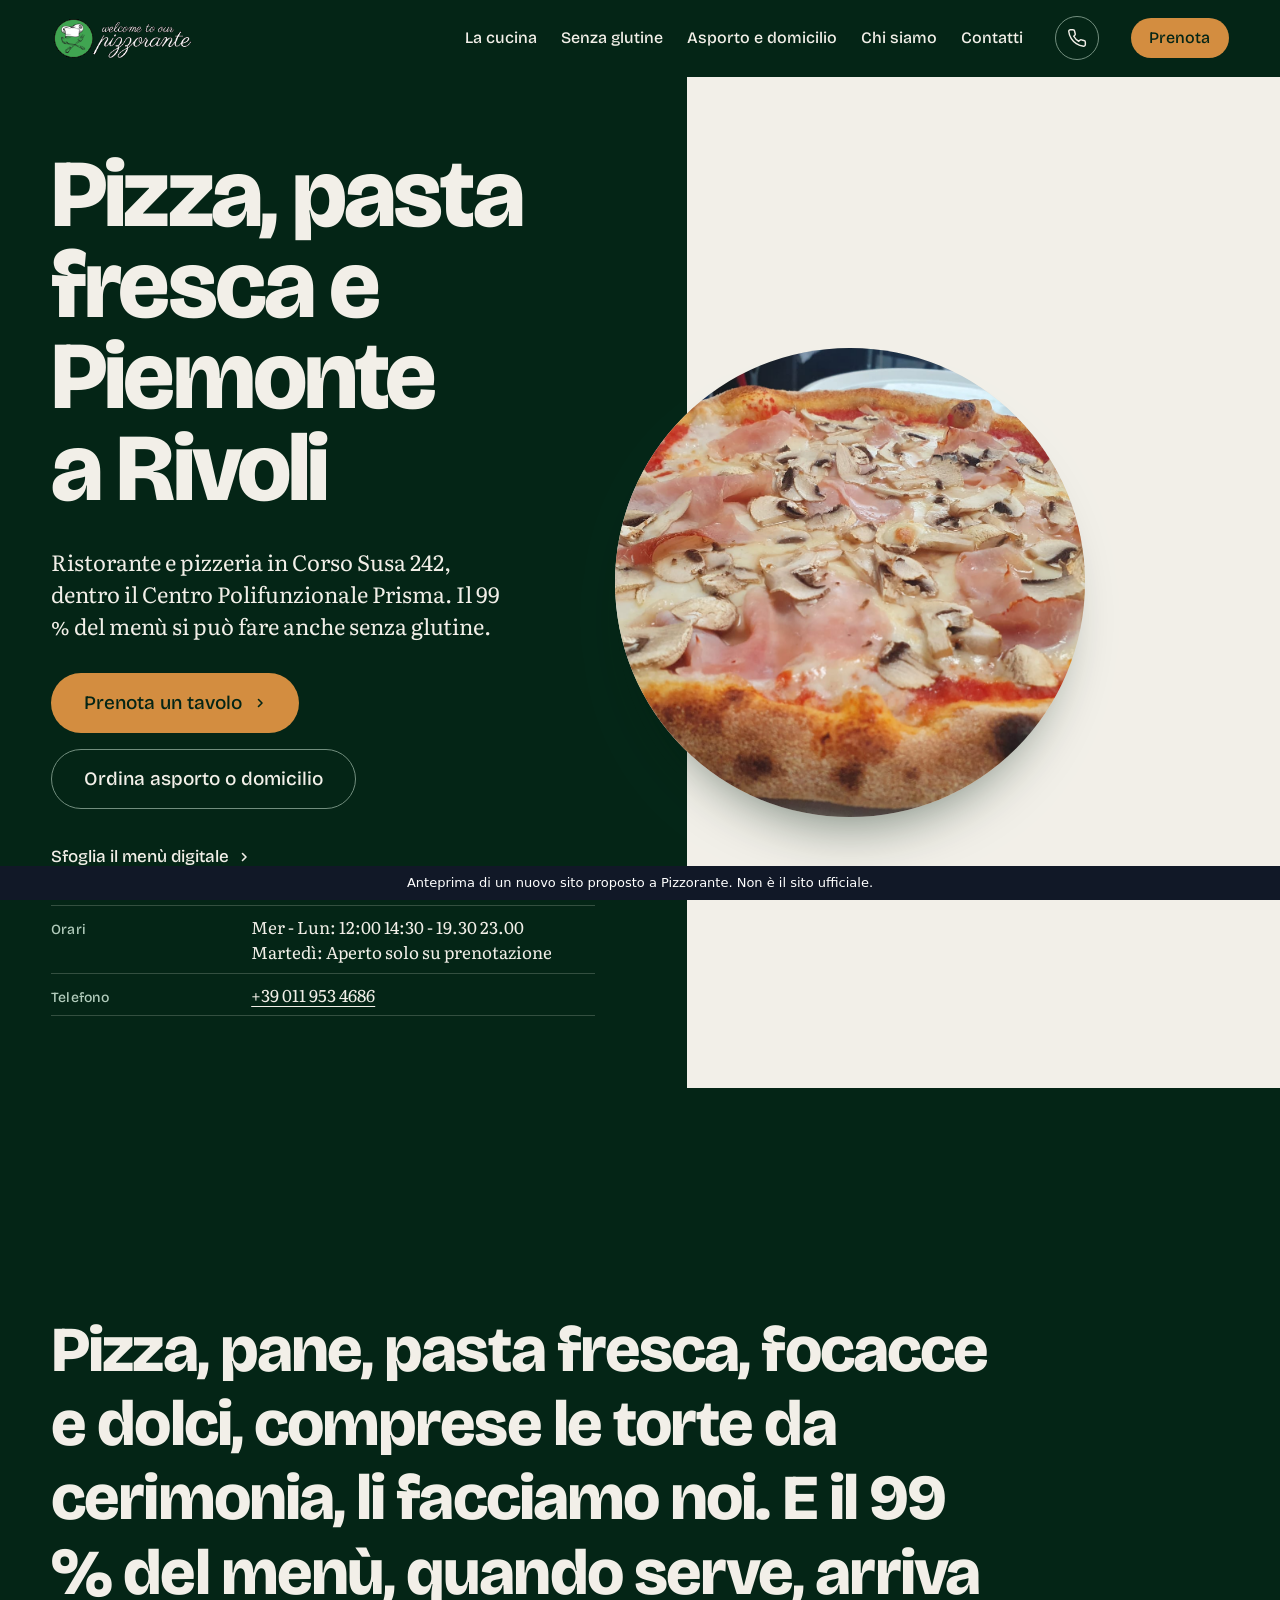
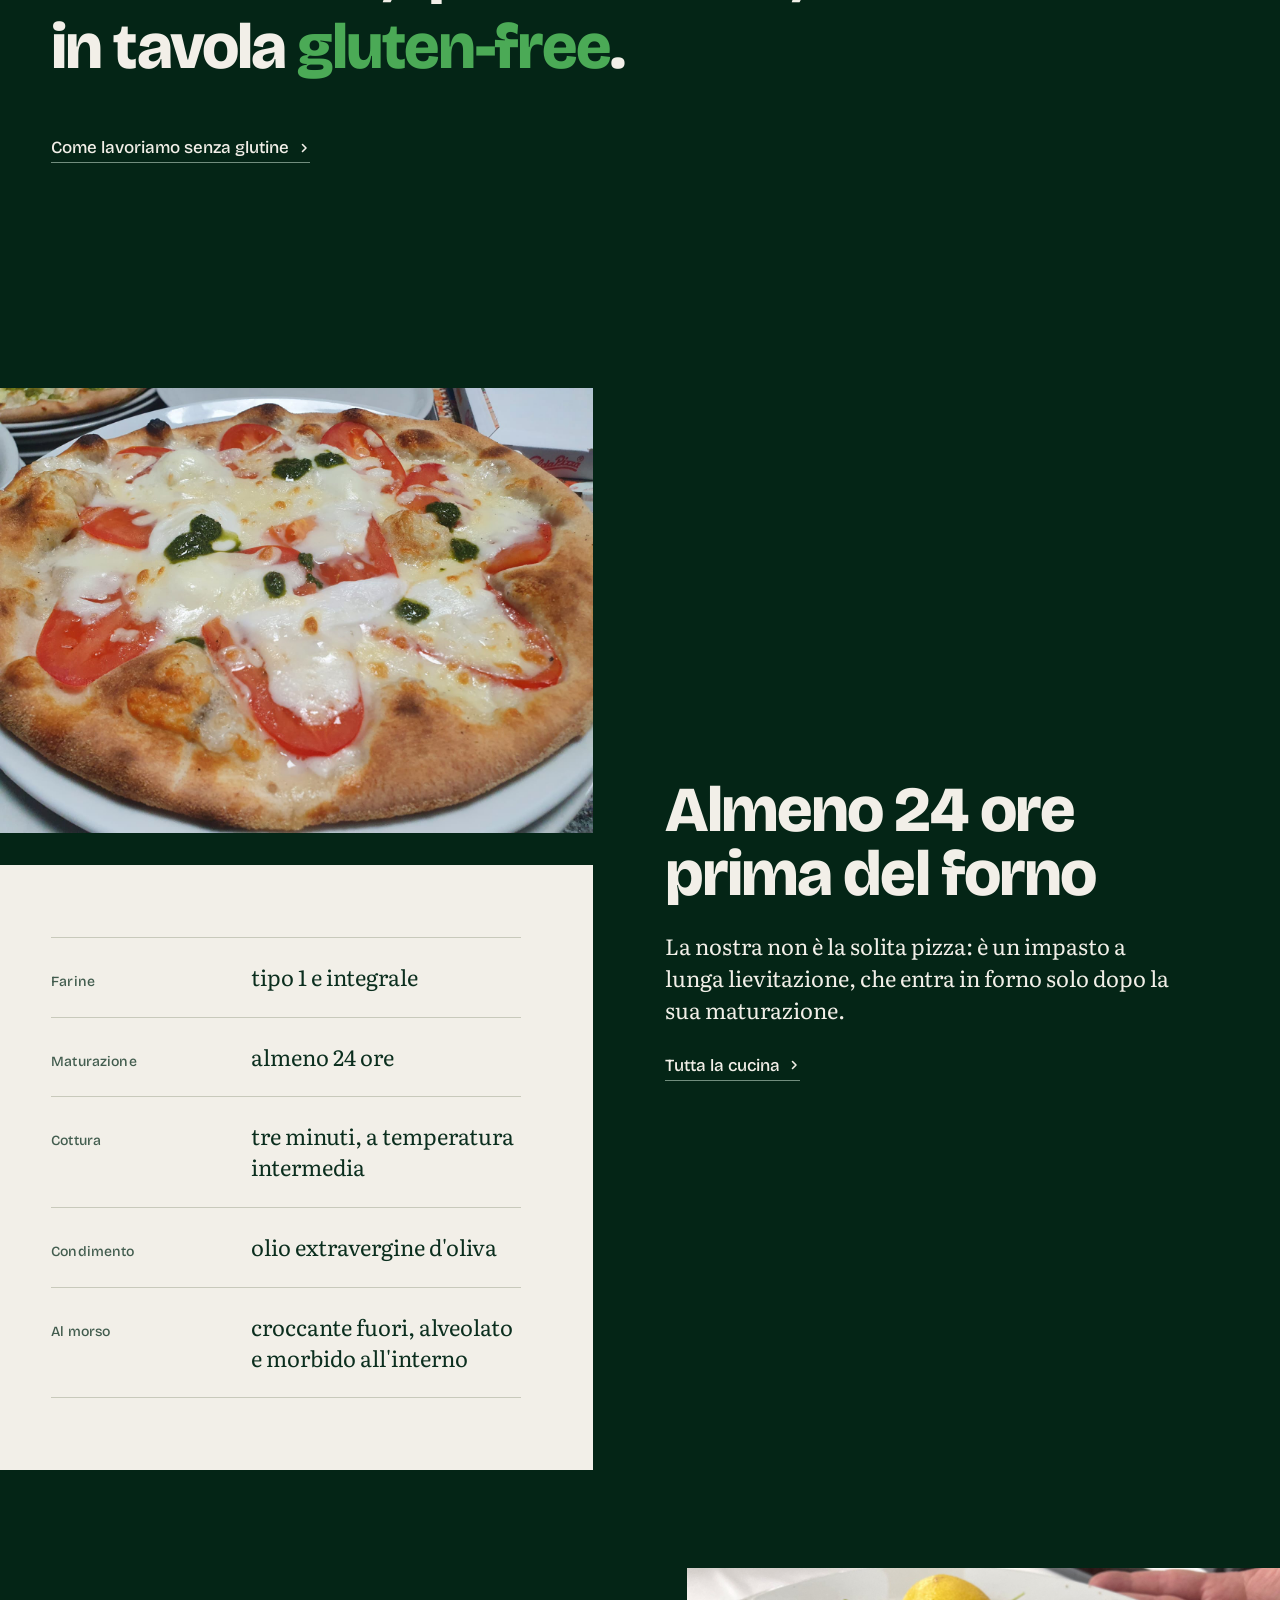
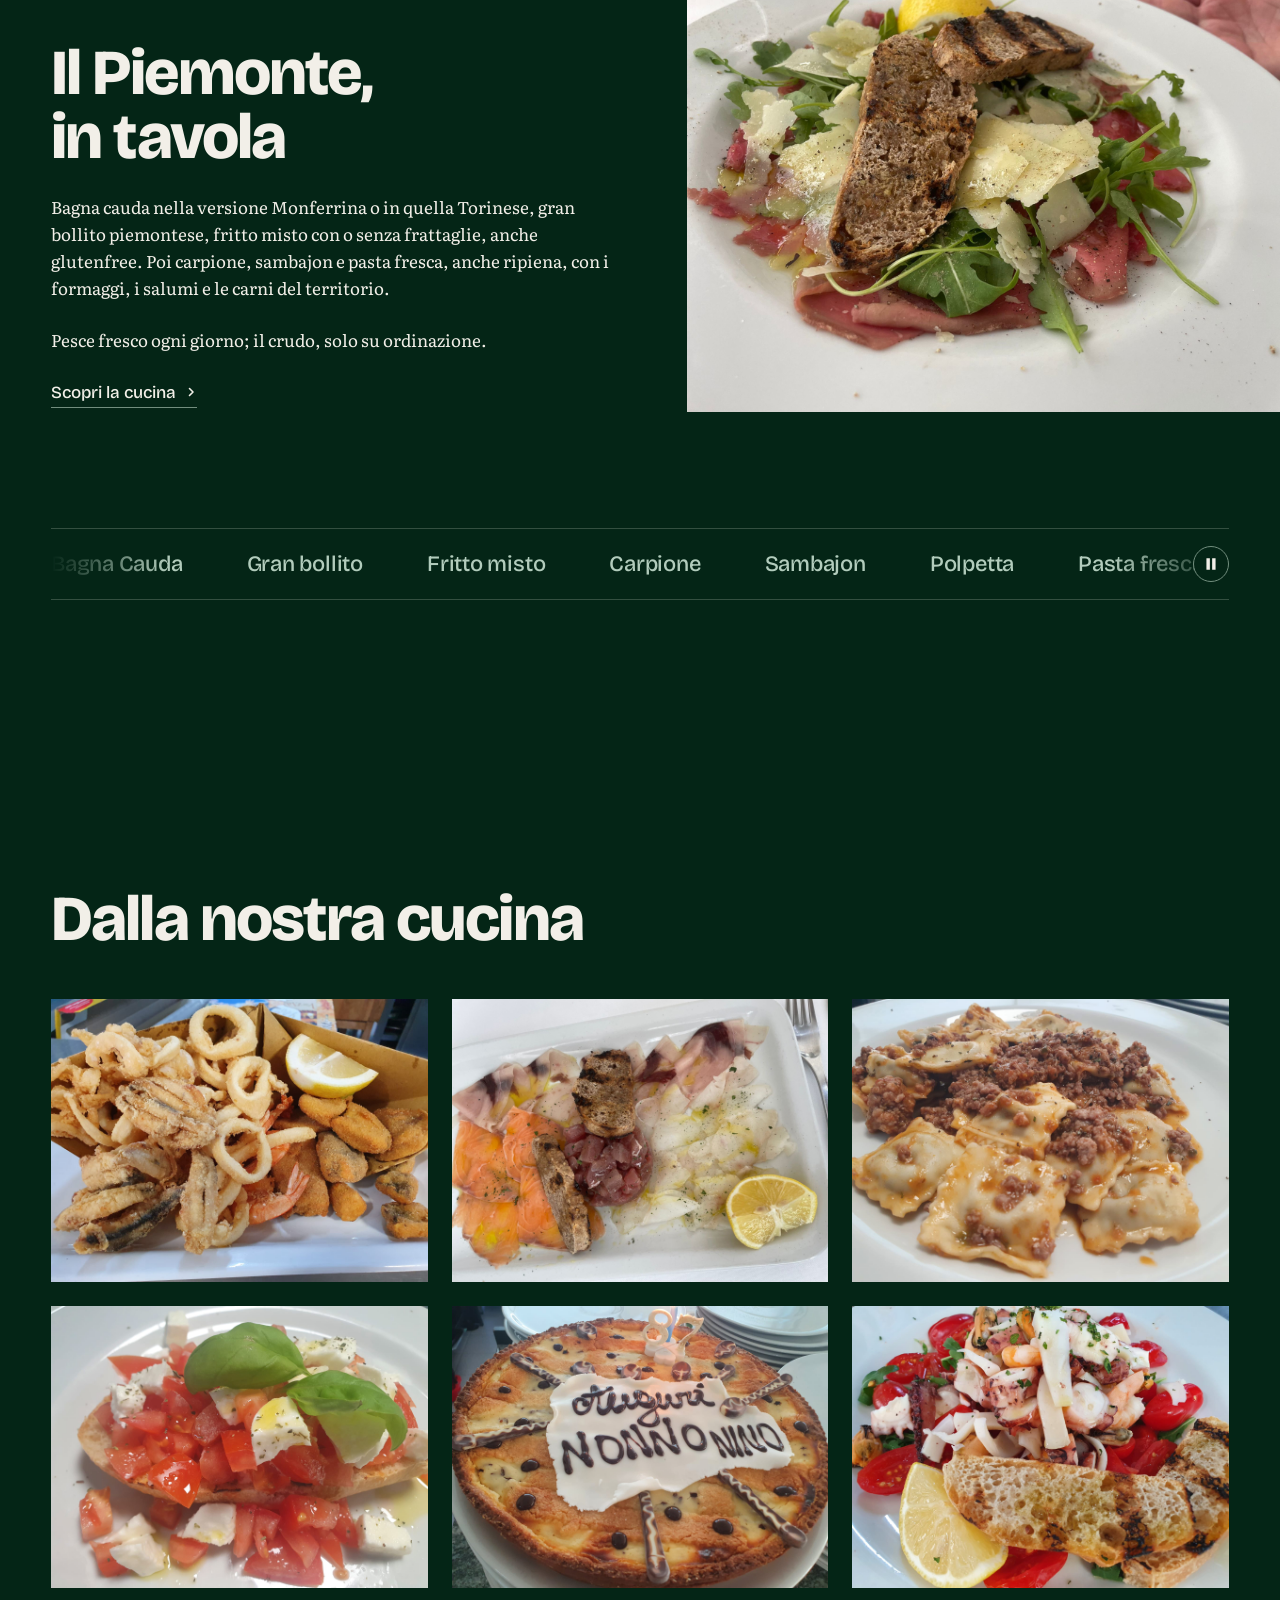
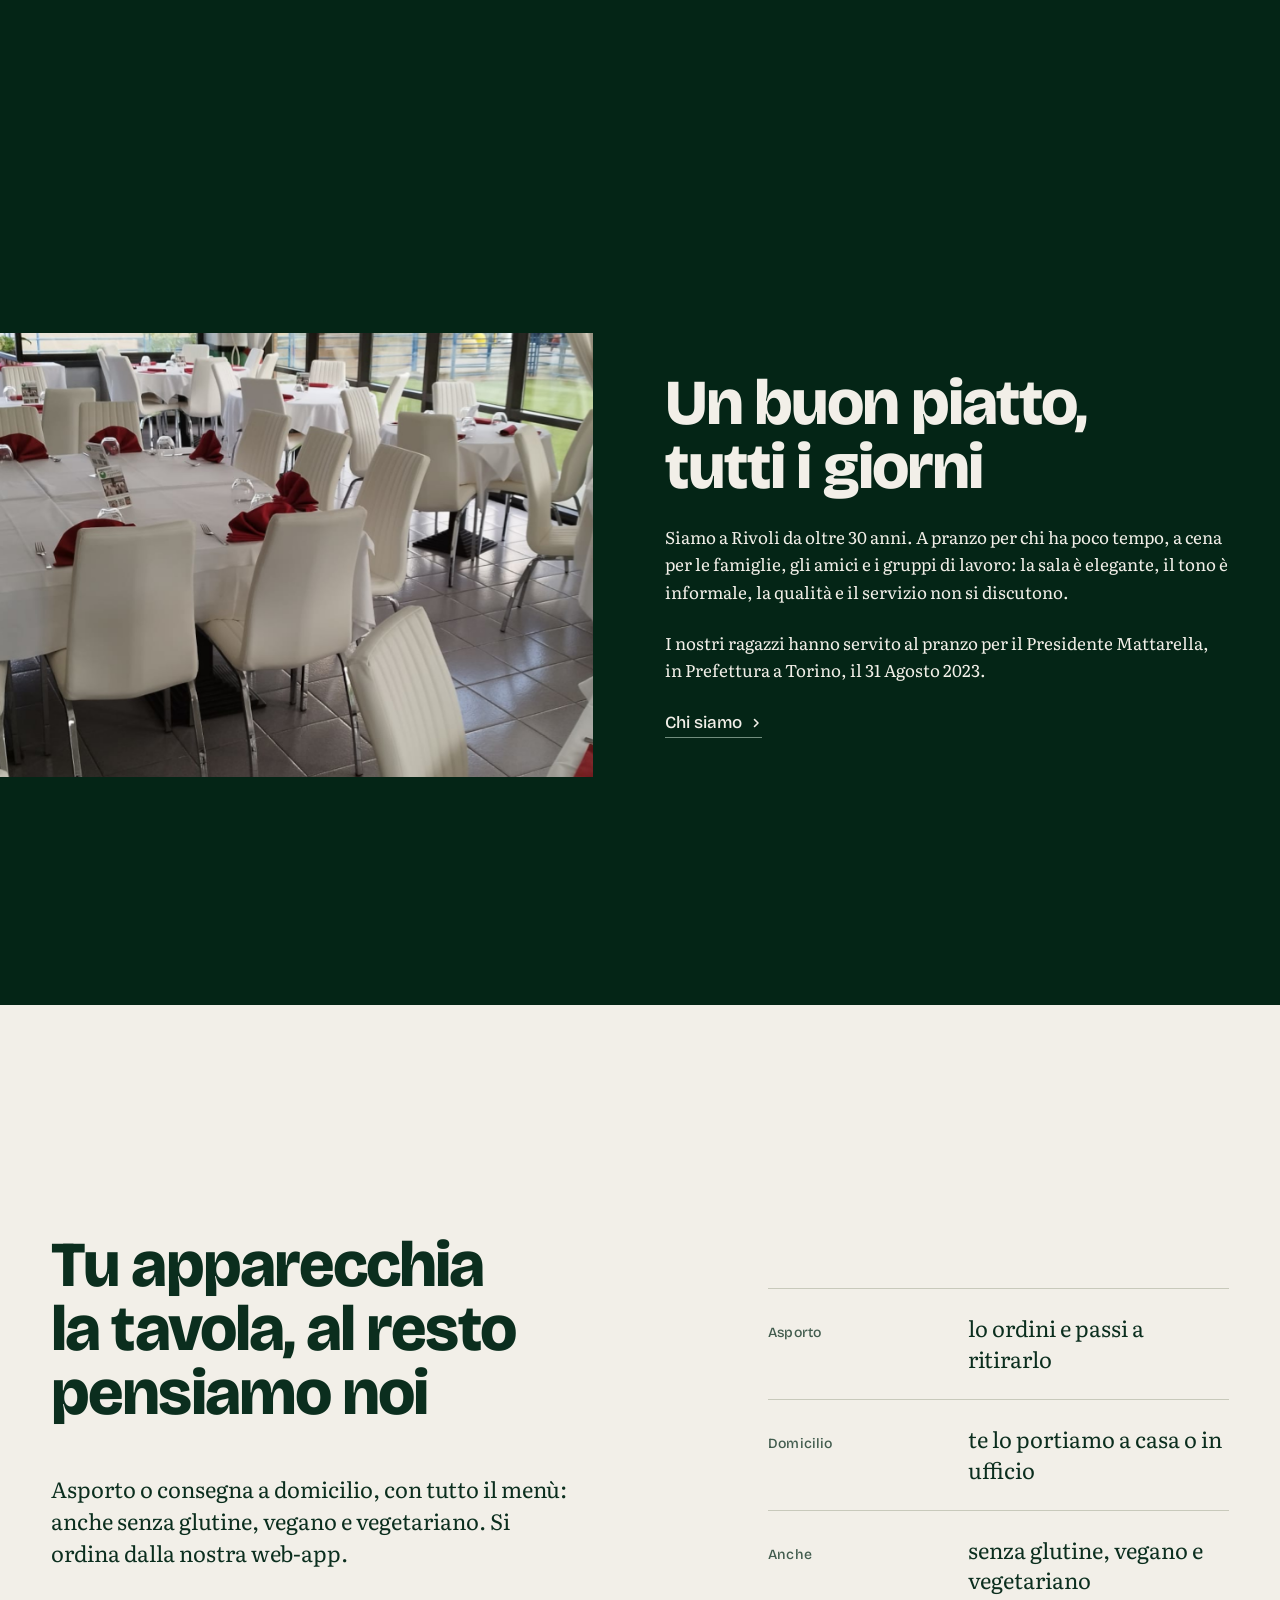
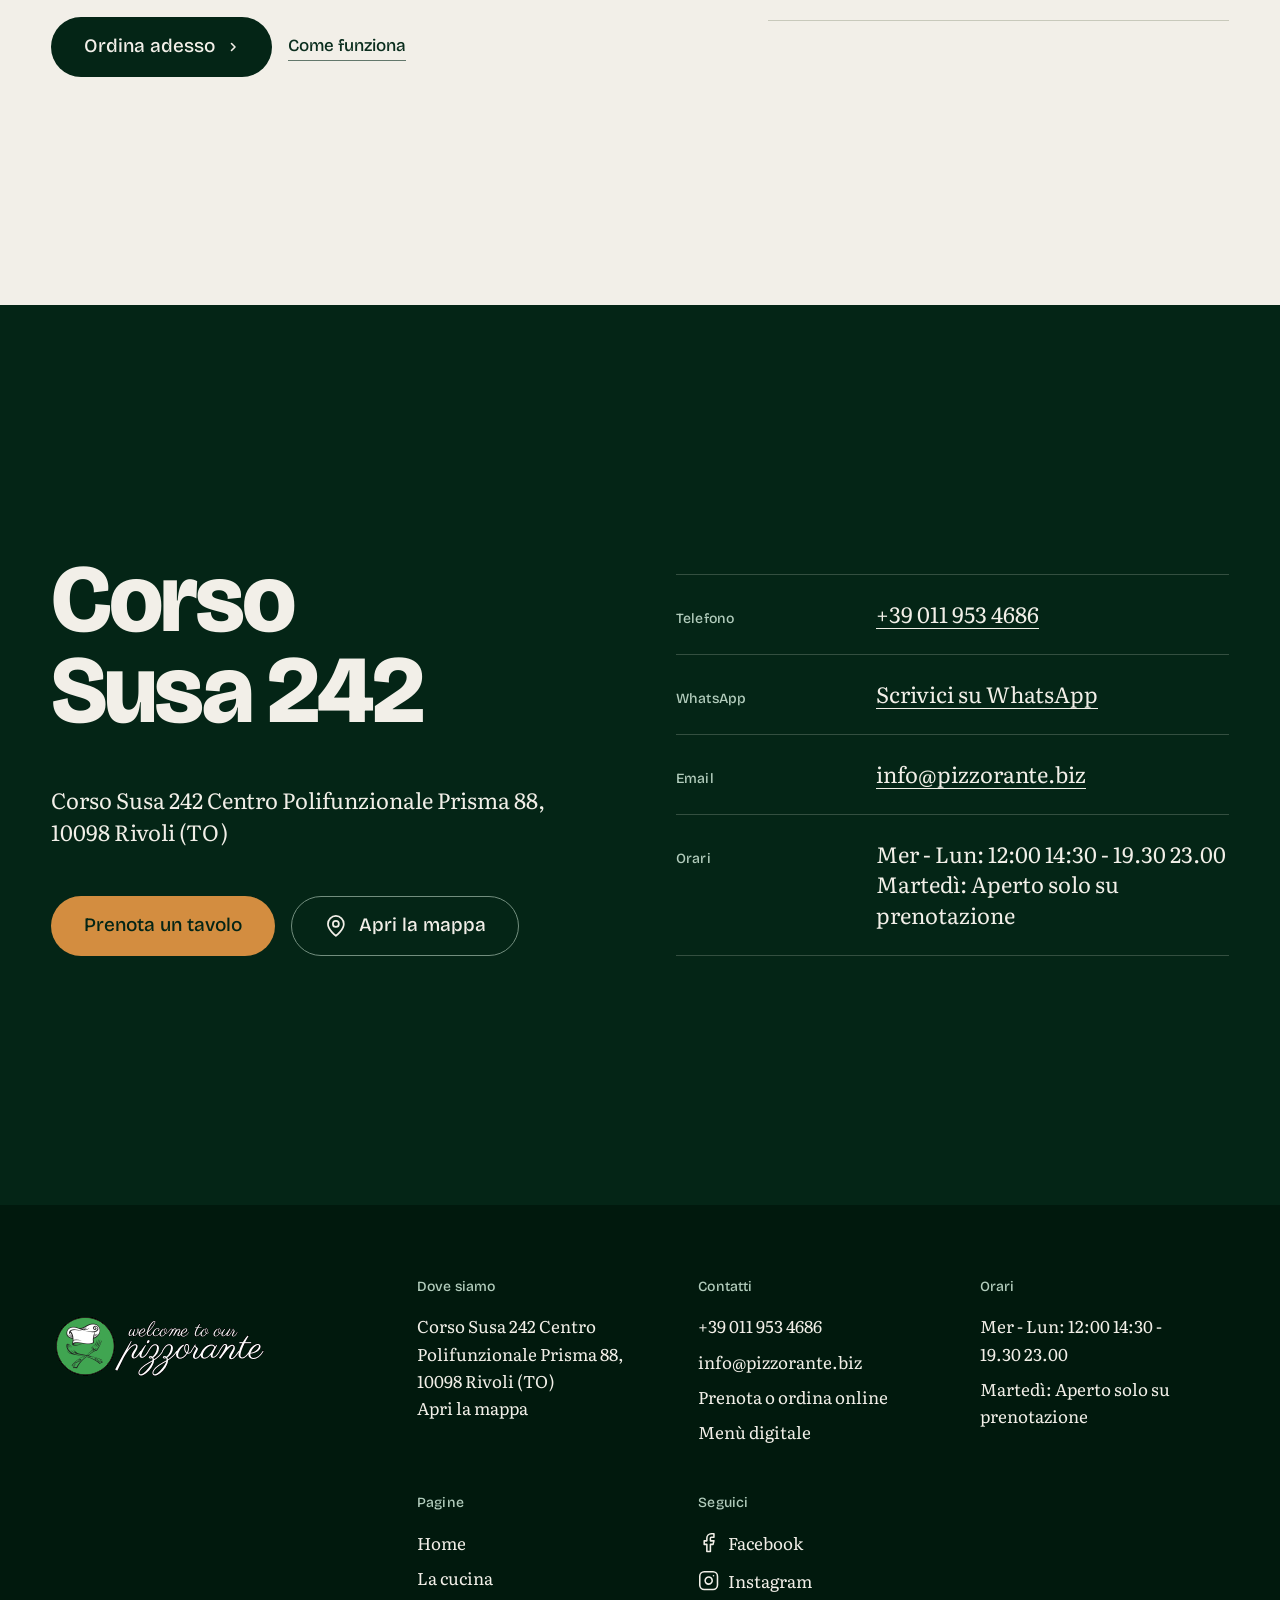
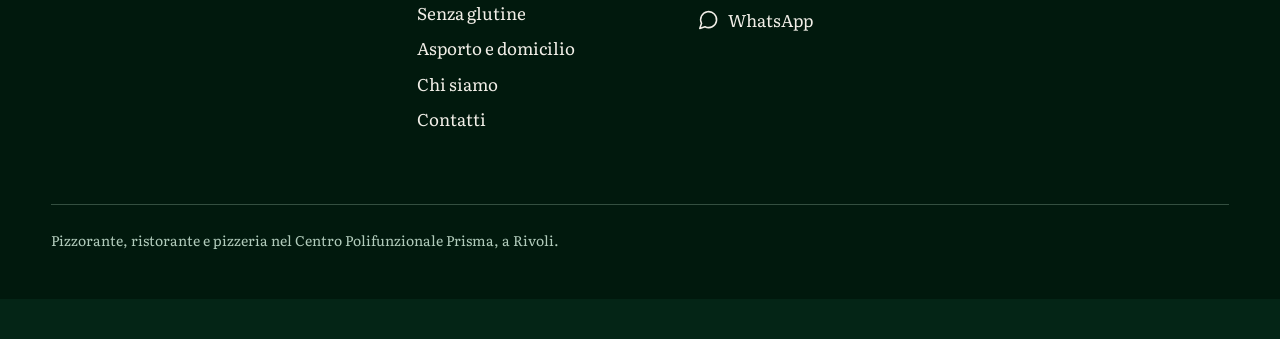
<file: pizzorante-066f7e7f/index.html>
<!doctype html>
<html lang="it">
<head><meta name="robots" content="noindex, nofollow">
<meta charset="utf-8">
<meta name="viewport" content="width=device-width, initial-scale=1">
<meta name="theme-color" content="#042516">
<title>Pizzorante a Rivoli: pizza, pasta fresca e cucina piemontese</title>
<meta name="description" content="Ristorante e pizzeria in Corso Susa 242 a Rivoli, nel Centro Polifunzionale Prisma. Pizza a lunga lievitazione, pasta fresca, cucina piemontese e pesce fresco ogni giorno. Il 99 % del menù anche senza glutine. Asporto e domicilio.">
<link rel="icon" href="https://pizzorante.biz/Resources/img/icoweb.png" type="image/png">


<link rel="stylesheet" href="assets/fonts/3618b721600210b5.css">
<link rel="stylesheet" href="styles.css">
<script>document.documentElement.classList.add('m-enter','mo-js');setTimeout(()=>document.documentElement.classList.add('m-enter-done'),700);setTimeout(()=>document.documentElement.classList.add('mo-safe'),2500)</script>
<link rel="stylesheet" href="assets/motion/motion.css">
<link rel="stylesheet" href="assets/signature/signature.css">
<link rel="modulepreload" href="assets/moments/moments.js"><link rel="modulepreload" href="assets/moments/lib.js">
</head>
<body>
<a class="skip-link" href="#main">Vai al contenuto</a>

<header class="site-header">
  <nav class="wrap nav" aria-label="Principale">
    <a class="brand" href="index.html" aria-label="Pizzorante, pagina iniziale">
      <img src="assets/24a3cc21a43b332e.png" alt="Pizzorante" width="217" height="73">
    </a>
    <button class="nav__toggle" type="button" aria-expanded="false" aria-controls="nav-links">
      <svg class="icon" viewBox="0 0 24 24" aria-hidden="true"><line x1="4" x2="20" y1="6" y2="6"/><line x1="4" x2="20" y1="12" y2="12"/><line x1="4" x2="20" y1="18" y2="18"/></svg>
      <span>Menu</span>
    </button>
    <ul class="nav__links" id="nav-links">
      <li class="nav__item"><a class="nav__link" href="cucina.html">La cucina</a></li>
      <li class="nav__item"><a class="nav__link" href="senza-glutine.html">Senza glutine</a></li>
      <li class="nav__item"><a class="nav__link" href="asporto.html">Asporto e domicilio</a></li>
      <li class="nav__item"><a class="nav__link" href="chi-siamo.html">Chi siamo</a></li>
      <li class="nav__item"><a class="nav__link" href="contatti.html">Contatti</a></li>
    </ul>
    <a class="nav__tel" href="tel:+390119534686" aria-label="Chiama +39 011 953 4686"><svg class="icon" viewBox="0 0 24 24" aria-hidden="true"><path d="M22 16.92v3a2 2 0 0 1-2.18 2 19.79 19.79 0 0 1-8.63-3.07 19.5 19.5 0 0 1-6-6 19.79 19.79 0 0 1-3.07-8.67A2 2 0 0 1 4.11 2h3a2 2 0 0 1 2 1.72 12.84 12.84 0 0 0 .7 2.81 2 2 0 0 1-.45 2.11L8.09 9.91a16 16 0 0 0 6 6l1.27-1.27a2 2 0 0 1 2.11-.45 12.84 12.84 0 0 0 2.81.7A2 2 0 0 1 22 16.92z"/></svg></a>
    <a class="btn btn--primary btn--sm nav__cta" href="https://pizzorante.horeca.passepartout.cloud:7610/nwac/?roomId=7" target="_blank" rel="noopener">Prenota</a>
  </nav>
</header>

<main id="main">

  <!-- HERO: the pizza on the tablecloth, turning as the page scrolls -->
  <section class="hero bleed" data-enter aria-labelledby="hero-h">
    <div class="bleed__text">
      <h1 id="hero-h">Pizza, pasta fresca e Piemonte a Rivoli</h1>
      <p class="lead">Ristorante e pizzeria in Corso Susa 242, dentro il Centro Polifunzionale Prisma. Il 99 % del menù si può fare anche senza glutine.</p>
      <div class="btn-row">
        <a class="btn btn--primary btn--xl" href="https://pizzorante.horeca.passepartout.cloud:7610/nwac/?roomId=7" target="_blank" rel="noopener">Prenota un tavolo <svg class="m-arrow" viewBox="0 0 12 12" aria-hidden="true"><path class="m-arrow__stem" d="M1 6h8"/><path class="m-arrow__head" d="M4.5 2.5 8 6l-3.5 3.5"/></svg></a>
        <a class="btn btn--secondary btn--xl" href="https://pizzorante.horeca.passepartout.cloud:7610/nwac/?roomId=7" target="_blank" rel="noopener">Ordina asporto o domicilio</a>
      </div>
      <p><a class="m-link" href="https://pizzorante.dayli-menu.website/home.php?lang=it" target="_blank" rel="noopener">Sfoglia il menù digitale <svg class="m-arrow" viewBox="0 0 12 12" aria-hidden="true"><path class="m-arrow__stem" d="M1 6h8"/><path class="m-arrow__head" d="M4.5 2.5 8 6l-3.5 3.5"/></svg></a></p>
      <ul class="comanda comanda--compact hero__hours">
        <li><span class="comanda__k">Orari</span><span class="comanda__v">Mer - Lun: 12:00 14:30 - 19.30  23.00<br>Martedì: Aperto solo su prenotazione</span></li>
        <li><span class="comanda__k">Telefono</span><span class="comanda__v"><a href="tel:+390119534686">+39 011 953 4686</a></span></li>
      </ul>
    </div>
    <div class="bleed__side">
      <div class="cloth hero__media">
        <figure class="plate" data-sg="spin" data-sg-turn="140">
          <img src="assets/217a3871518d6869.jpg" alt="Pizza con prosciutto e funghi vista dall'alto, appena uscita dal forno" width="1600" height="1200" fetchpriority="high">
        </figure>
      </div>
    </div>
  </section>

  <!-- STATEMENT: gluten-free, the house's first claim (moment: word-highlight) -->
  <section class="section section--screen statement" id="senza-glutine" data-moment="word-highlight" aria-label="Senza glutine">
    <div class="wrap">
      <p class="mo-wh__text">Pizza, pane, pasta fresca, focacce e dolci, comprese le torte da cerimonia, li facciamo noi. E il 99 % del menù, quando serve, arriva in tavola <strong>gluten-free</strong>.</p>
      <p class="statement__after"><a class="m-link" href="senza-glutine.html">Come lavoriamo senza glutine <svg class="m-arrow" viewBox="0 0 12 12" aria-hidden="true"><path class="m-arrow__stem" d="M1 6h8"/><path class="m-arrow__head" d="M4.5 2.5 8 6l-3.5 3.5"/></svg></a></p>
    </div>
  </section>

  <!-- PIZZA: the dough, written on the cloth like a comanda -->
  <section class="section section--screen bleed bleed--flip" id="pizza" aria-labelledby="pizza-h">
    <div class="bleed__text stack">
      <h2 id="pizza-h">Almeno 24 ore prima del forno</h2>
      <p class="lead">La nostra non è la solita pizza: è un impasto a lunga lievitazione, che entra in forno solo dopo la sua maturazione.</p>
      <p><a class="m-link" href="cucina.html">Tutta la cucina <svg class="m-arrow" viewBox="0 0 12 12" aria-hidden="true"><path class="m-arrow__stem" d="M1 6h8"/><path class="m-arrow__head" d="M4.5 2.5 8 6l-3.5 3.5"/></svg></a></p>
    </div>
    <div class="bleed__side bleed__side--stack">
      <div class="frame frame--43">
        <img src="assets/041e26630bdd4bac.jpg" alt="Una pizza del Pizzorante" loading="lazy">
      </div>
      <div class="cloth">
        <ul class="comanda" data-sg="reveal">
          <li><span class="comanda__k">Farine</span><span class="comanda__v">tipo 1 e integrale</span></li>
          <li><span class="comanda__k">Maturazione</span><span class="comanda__v">almeno 24 ore</span></li>
          <li><span class="comanda__k">Cottura</span><span class="comanda__v">tre minuti, a temperatura intermedia</span></li>
          <li><span class="comanda__k">Condimento</span><span class="comanda__v">olio extravergine d'oliva</span></li>
          <li><span class="comanda__k">Al morso</span><span class="comanda__v">croccante fuori, alveolato e morbido all'interno</span></li>
        </ul>
      </div>
    </div>
  </section>

  <!-- PIEMONTE: the regional kitchen, a photograph uncovered, the dish names sliding past -->
  <section class="section section--screen bleed" id="piemonte" aria-labelledby="piemonte-h">
    <div class="bleed__text stack">
      <h2 id="piemonte-h">Il Piemonte, in tavola</h2>
      <p>Bagna cauda nella versione Monferrina o in quella Torinese, gran bollito piemontese, fritto misto con o senza frattaglie, anche glutenfree. Poi carpione, sambajon e pasta fresca, anche ripiena, con i formaggi, i salumi e le carni del territorio.</p>
      <p>Pesce fresco ogni giorno; il crudo, solo su ordinazione.</p>
      <p><a class="m-link" href="cucina.html">Scopri la cucina <svg class="m-arrow" viewBox="0 0 12 12" aria-hidden="true"><path class="m-arrow__stem" d="M1 6h8"/><path class="m-arrow__head" d="M4.5 2.5 8 6l-3.5 3.5"/></svg></a></p>
    </div>
    <div class="bleed__side">
      <div class="frame frame--43 m-zoom" data-sg="wipe">
        <img src="assets/7b825a7020408919.jpg" alt="Carpaccio all'albese servito nel piatto" width="1600" height="1200" loading="lazy">
      </div>
    </div>
    <div class="bleed__foot">
      <div data-moment="marquee-row">
        <ul class="mo-mq__track">
          <li>Bagna Cauda</li>
          <li>Gran bollito</li>
          <li>Fritto misto</li>
          <li>Carpione</li>
          <li>Sambajon</li>
          <li>Polpetta</li>
          <li>Pasta fresca</li>
          <li>Funghi porcini</li>
          <li>Carciofi</li>
          <li>Asparagi</li>
          <li>Pesce fresco</li>
          <li>Il crudo</li>
        </ul>
      </div>
    </div>
  </section>

  <!-- FOTO: the house's own photographs -->
  <section class="section" id="foto" aria-labelledby="foto-h">
    <div class="wrap">
      <div class="section-head"><h2 id="foto-h">Dalla nostra cucina</h2></div>
      <ul class="photo-grid">
        <li><figure class="frame frame--43"><img src="assets/8fd51c1b0cfde956.jpg" alt="Fritto misto mare e monti" width="1600" height="1200" loading="lazy"></figure></li>
        <li><figure class="frame frame--43"><img src="assets/3595ca7a4d93332c.jpg" alt="Tris di carpacci nel piatto" width="1600" height="1200" loading="lazy"></figure></li>
        <li><figure class="frame frame--43"><img src="assets/c00d0ccacf567d3c.jpg" alt="Ravioli con il sugo, primo piano" width="1600" height="1200" loading="lazy"></figure></li>
        <li><figure class="frame frame--43"><img src="assets/605d50178bdb9e52.jpg" alt="Bruschetta con pomodoro e scamorza" width="1600" height="1200" loading="lazy"></figure></li>
        <li><figure class="frame frame--43"><img src="assets/96dfc37ad7e85380.jpg" alt="Torta di ricotta vista dall'alto, con una scritta decorata" width="1600" height="1200" loading="lazy"></figure></li>
        <li><figure class="frame frame--43"><img src="assets/de28bf8285a0f517.jpg" alt="Insalata di mare" width="1600" height="1200" loading="lazy"></figure></li>
      </ul>
    </div>
  </section>

  <!-- SALA: the room itself, in depth -->
  <section class="section section--screen bleed bleed--flip" id="sala" aria-labelledby="sala-h">
    <div class="bleed__text stack">
      <h2 id="sala-h">Un buon piatto, tutti i giorni</h2>
      <p>Siamo a Rivoli da oltre 30 anni. A pranzo per chi ha poco tempo, a cena per le famiglie, gli amici e i gruppi di lavoro: la sala è elegante, il tono è informale, la qualità e il servizio non si discutono.</p>
      <p>I nostri ragazzi hanno servito al pranzo per il Presidente Mattarella, in Prefettura a Torino, il 31 Agosto 2023.</p>
      <p><a class="m-link" href="chi-siamo.html">Chi siamo <svg class="m-arrow" viewBox="0 0 12 12" aria-hidden="true"><path class="m-arrow__stem" d="M1 6h8"/><path class="m-arrow__head" d="M4.5 2.5 8 6l-3.5 3.5"/></svg></a></p>
    </div>
    <div class="bleed__side">
      <div class="frame frame--43" data-sg="parallax" data-sg-depth="10">
        <img src="assets/2952791c8ed0e855.jpg" alt="La sala del Pizzorante: file di tavoli con tovaglie bianche sotto il soffitto illuminato di verde" width="1599" height="1200" loading="lazy">
      </div>
    </div>
  </section>

  <!-- ASPORTO: the one cloth band of the page -->
  <section class="section section--screen section--cloth" id="asporto" aria-labelledby="asporto-h">
    <div class="wrap split">
      <div class="stack stack--loose">
        <h2 id="asporto-h">Tu apparecchia la tavola, al resto pensiamo noi</h2>
        <p class="lead">Asporto o consegna a domicilio, con tutto il menù: anche senza glutine, vegano e vegetariano. Si ordina dalla nostra web-app.</p>
        <div class="btn-row">
          <a class="btn btn--primary btn--xl" href="https://pizzorante.horeca.passepartout.cloud:7610/nwac/?roomId=7" target="_blank" rel="noopener">Ordina adesso <svg class="m-arrow" viewBox="0 0 12 12" aria-hidden="true"><path class="m-arrow__stem" d="M1 6h8"/><path class="m-arrow__head" d="M4.5 2.5 8 6l-3.5 3.5"/></svg></a>
          <a class="m-link" href="asporto.html">Come funziona</a>
        </div>
      </div>
      <ul class="comanda">
        <li><span class="comanda__k">Asporto</span><span class="comanda__v">lo ordini e passi a ritirarlo</span></li>
        <li><span class="comanda__k">Domicilio</span><span class="comanda__v">te lo portiamo a casa o in ufficio</span></li>
        <li><span class="comanda__k">Anche</span><span class="comanda__v">senza glutine, vegano e vegetariano</span></li>
      </ul>
    </div>
  </section>

  <!-- VISITA: where we are, said big -->
  <section class="section section--screen" id="visita" aria-labelledby="visita-h">
    <div class="wrap visit">
      <div class="stack stack--loose">
        <h2 id="visita-h" class="visit__address">Corso Susa 242</h2>
        <p class="lead">Corso Susa 242 Centro Polifunzionale Prisma 88, 10098 Rivoli (TO)</p>
        <div class="btn-row">
          <a class="btn btn--primary btn--xl" href="https://pizzorante.horeca.passepartout.cloud:7610/nwac/?roomId=7" target="_blank" rel="noopener">Prenota un tavolo</a>
          <a class="btn btn--secondary btn--xl" href="https://g.page/pizzorante-il?share" target="_blank" rel="noopener">
            <svg class="icon" viewBox="0 0 24 24" aria-hidden="true"><path d="M20 10c0 6-8 12-8 12s-8-6-8-12a8 8 0 0 1 16 0Z"/><circle cx="12" cy="10" r="3"/></svg>
            Apri la mappa
          </a>
        </div>
      </div>
      <ul class="comanda">
        <li><span class="comanda__k">Telefono</span><span class="comanda__v"><a href="tel:+390119534686">+39 011 953 4686</a></span></li>
        <li><span class="comanda__k">WhatsApp</span><span class="comanda__v"><a href="https://api.whatsapp.com/send?phone=390119534686" target="_blank" rel="noopener">Scrivici su WhatsApp</a></span></li>
        <li><span class="comanda__k">Email</span><span class="comanda__v"><a href="mailto:info@pizzorante.biz">info@pizzorante.biz</a></span></li>
        <li><span class="comanda__k">Orari</span><span class="comanda__v">Mer - Lun: 12:00 14:30 - 19.30  23.00<br>Martedì: Aperto solo su prenotazione</span></li>
      </ul>
    </div>
  </section>

</main>

<footer class="footer">
  <div class="wrap">
    <div class="footer__top">
      <a class="footer__brand" href="index.html" aria-label="Pizzorante, pagina iniziale">
        <img src="assets/24a3cc21a43b332e.png" alt="Pizzorante" width="217" height="73" loading="lazy">
      </a>
      <div class="footer__cols">
        <div>
          <h2 class="footer__title">Dove siamo</h2>
          <address>
            <p>Corso Susa 242 Centro Polifunzionale Prisma 88, 10098 Rivoli (TO)</p>
          </address>
          <ul>
            <li><a href="https://g.page/pizzorante-il?share" target="_blank" rel="noopener">Apri la mappa</a></li>
          </ul>
        </div>
        <div>
          <h2 class="footer__title">Contatti</h2>
          <ul>
            <li><a href="tel:+390119534686">+39 011 953 4686</a></li>
            <li><a href="mailto:info@pizzorante.biz">info@pizzorante.biz</a></li>
            <li><a href="https://pizzorante.horeca.passepartout.cloud:7610/nwac/?roomId=7" target="_blank" rel="noopener">Prenota o ordina online</a></li>
            <li><a href="https://pizzorante.dayli-menu.website/home.php?lang=it" target="_blank" rel="noopener">Menù digitale</a></li>
          </ul>
        </div>
        <div>
          <h2 class="footer__title">Orari</h2>
          <p>Mer - Lun: 12:00 14:30 - 19.30  23.00</p>
          <p>Martedì: Aperto solo su prenotazione</p>
        </div>
        <div>
          <h2 class="footer__title">Pagine</h2>
          <ul>
            <li><a href="index.html">Home</a></li>
            <li><a href="cucina.html">La cucina</a></li>
            <li><a href="senza-glutine.html">Senza glutine</a></li>
            <li><a href="asporto.html">Asporto e domicilio</a></li>
            <li><a href="chi-siamo.html">Chi siamo</a></li>
            <li><a href="contatti.html">Contatti</a></li>
          </ul>
        </div>
        <div>
          <h2 class="footer__title">Seguici</h2>
          <ul class="footer__social">
            <li><a href="https://it-it.facebook.com/pizzorante.il/" target="_blank" rel="noopener"><svg class="icon" viewBox="0 0 24 24" aria-hidden="true"><path d="M18 2h-3a5 5 0 0 0-5 5v3H7v4h3v8h4v-8h3l1-4h-4V7a1 1 0 0 1 1-1h3z"/></svg>Facebook</a></li>
            <li><a href="https://www.instagram.com/pizzorante_prisma/?hl=it" target="_blank" rel="noopener"><svg class="icon" viewBox="0 0 24 24" aria-hidden="true"><rect width="20" height="20" x="2" y="2" rx="5" ry="5"/><path d="M16 11.37A4 4 0 1 1 12.63 8 4 4 0 0 1 16 11.37z"/><line x1="17.5" x2="17.51" y1="6.5" y2="6.5"/></svg>Instagram</a></li>
            <li><a href="https://api.whatsapp.com/send?phone=390119534686" target="_blank" rel="noopener"><svg class="icon" viewBox="0 0 24 24" aria-hidden="true"><path d="M7.9 20A9 9 0 1 0 4 16.1L2 22Z"/></svg>WhatsApp</a></li>
          </ul>
        </div>
      </div>
    </div>
    <p class="footer__base">Pizzorante, ristorante e pizzeria nel Centro Polifunzionale Prisma, a Rivoli.</p>
  </div>
</footer>

<script src="script.js" defer></script>
<script type="module" src="assets/motion/motion.js"></script>
<script type="module" src="assets/signature/signature.js"></script>
<script type="module" src="assets/moments/moments.js"></script>
<div aria-hidden="true" style="height:40px"></div><div role="note" style="position:fixed;left:0;right:0;bottom:0;z-index:2147483647;margin:0;padding:8px 12px;background:#111827;color:#fff;text-align:center;font:13px/1.4 system-ui,sans-serif">Anteprima di un nuovo sito proposto a Pizzorante. Non è il sito ufficiale.</div></body>
</html>
</file>
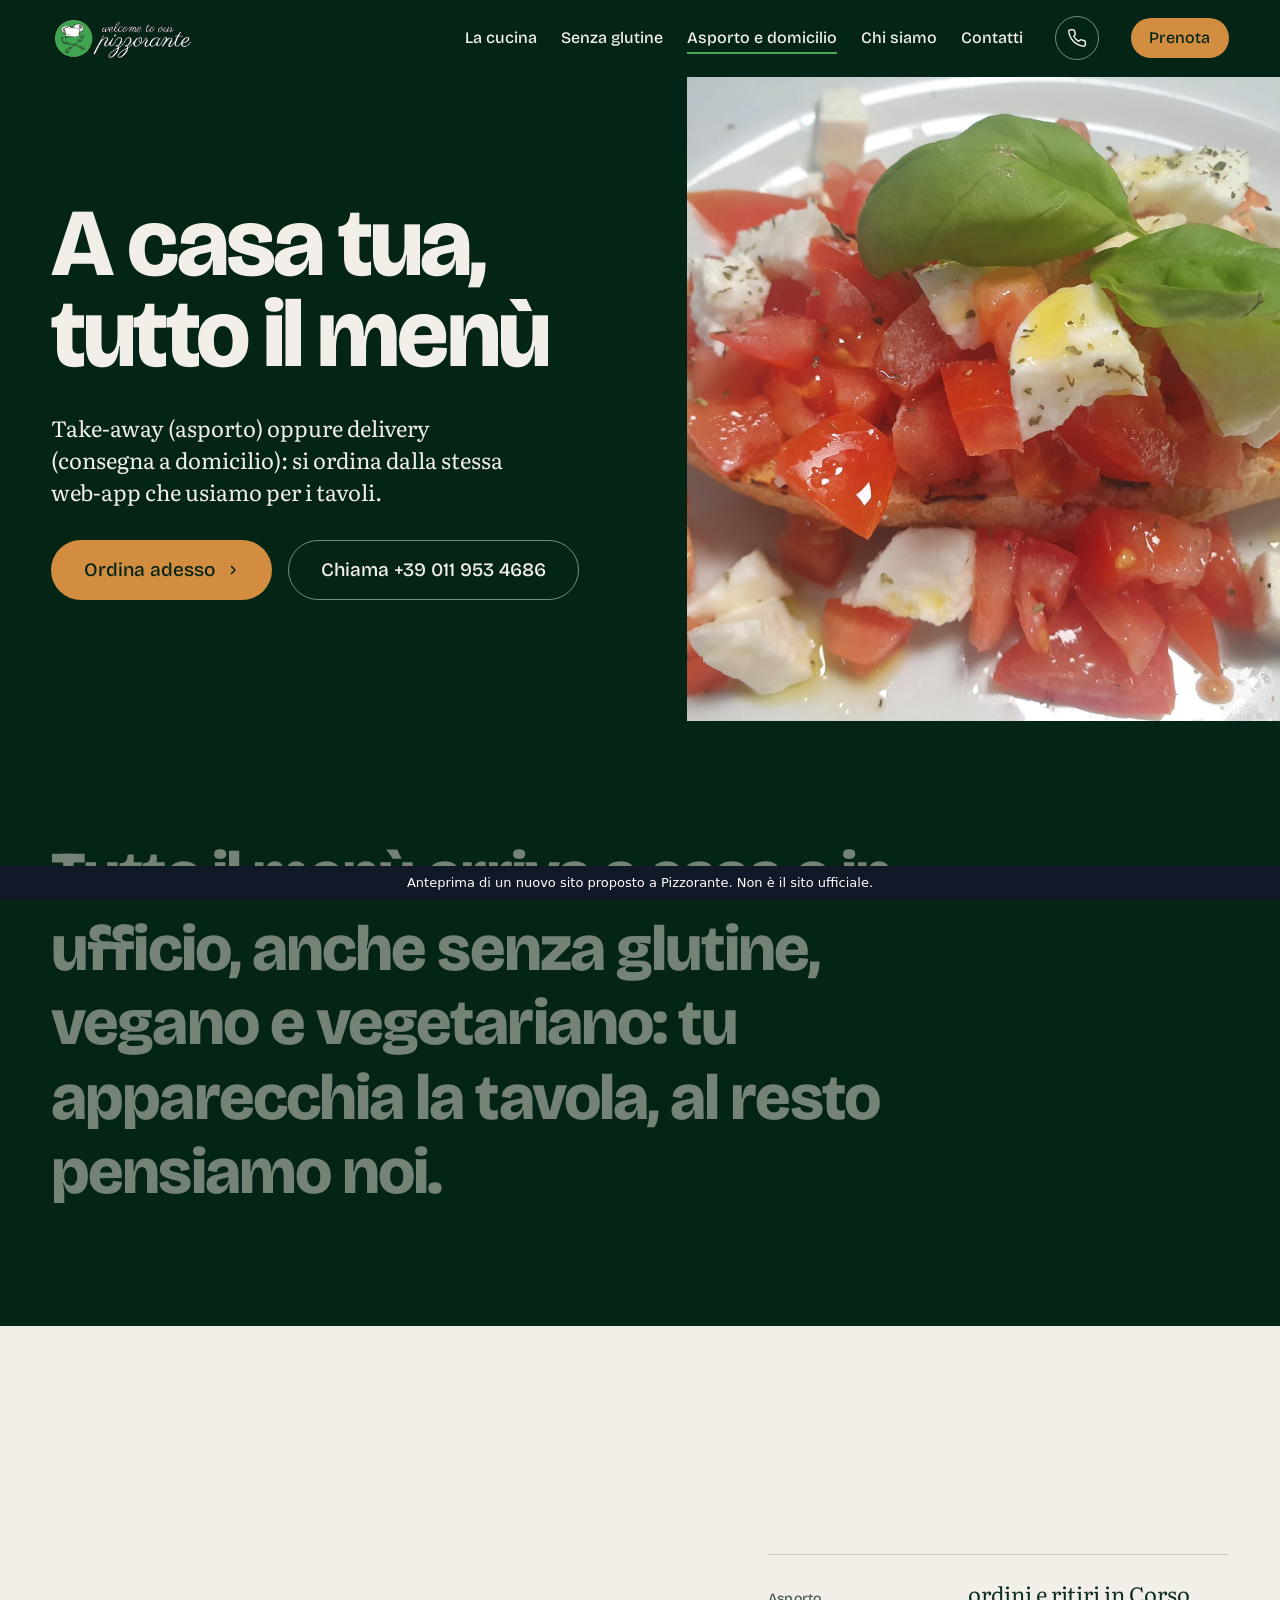
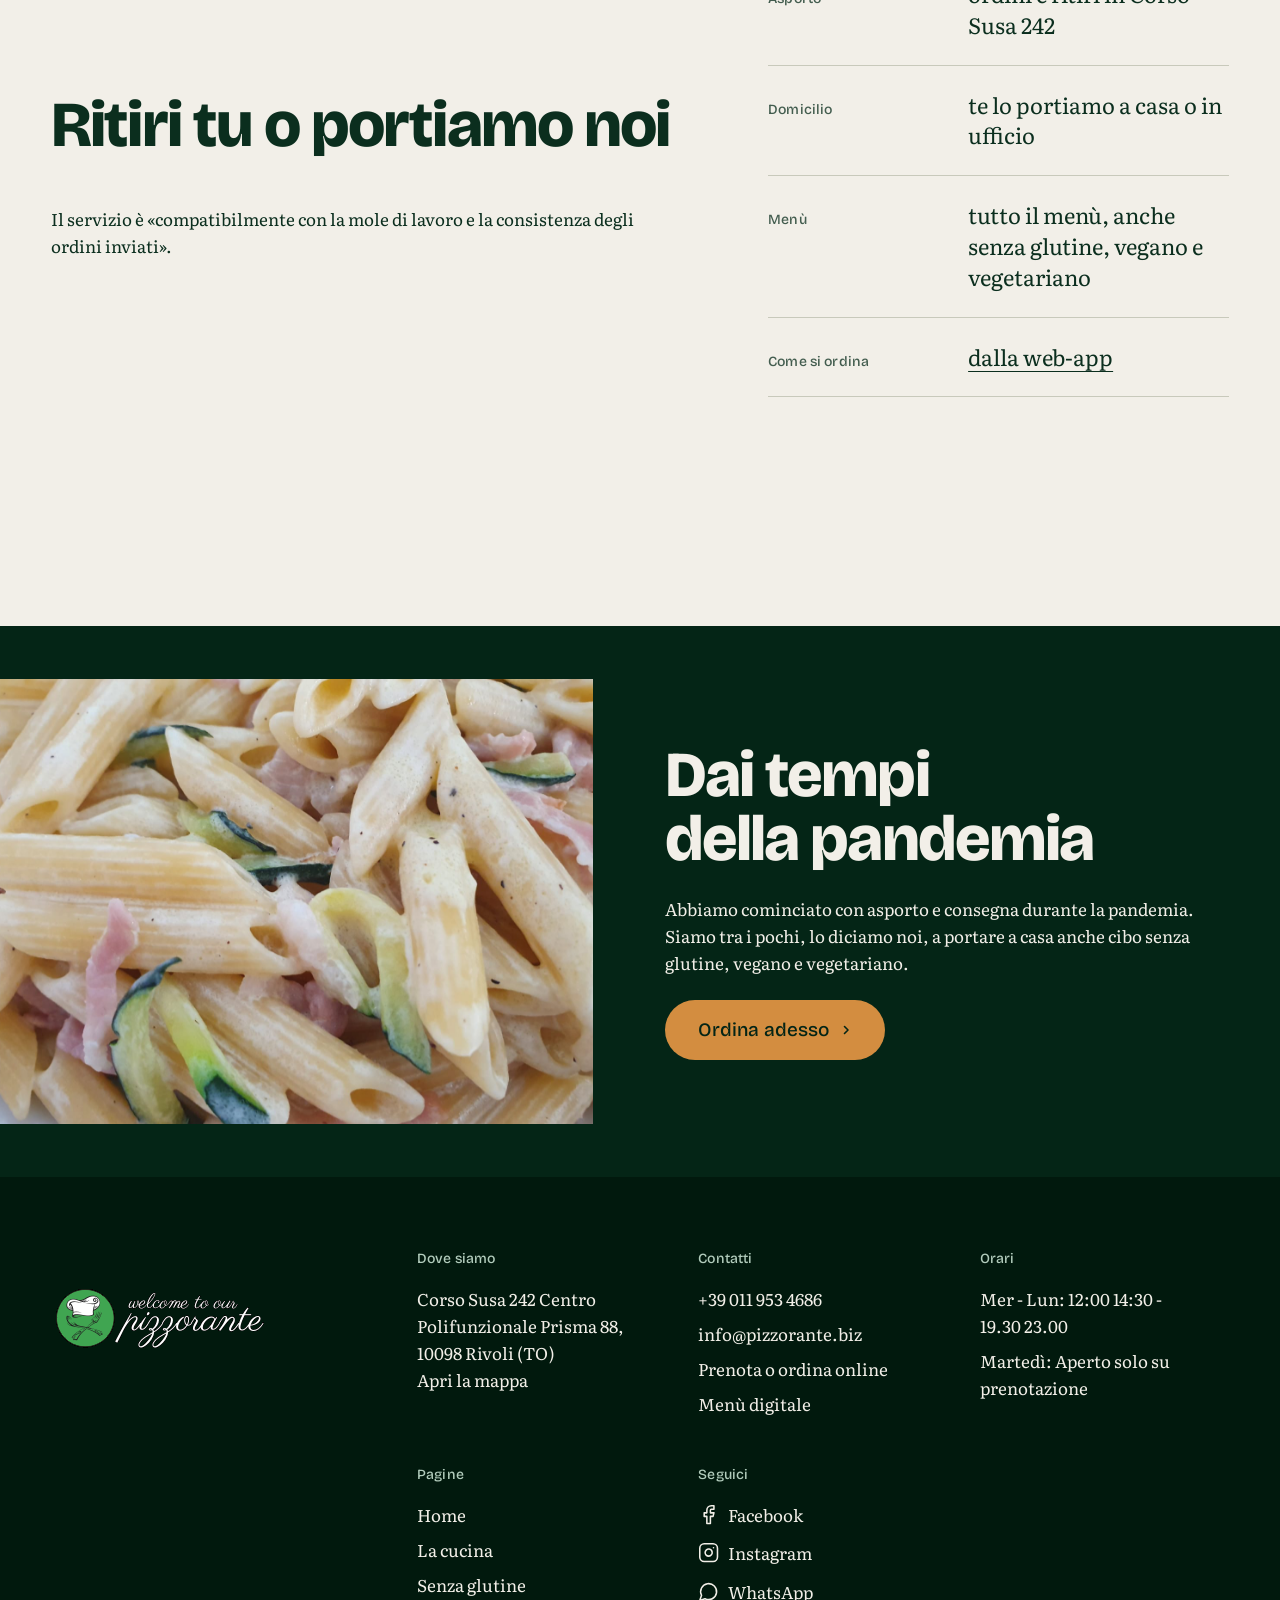
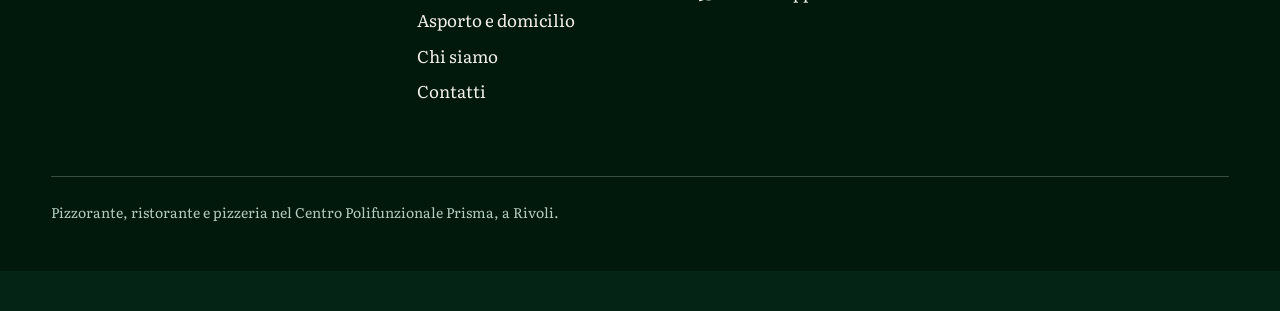
<file: pizzorante-066f7e7f/asporto.html>
<!doctype html>
<html lang="it">
<head><meta name="robots" content="noindex, nofollow">
<meta charset="utf-8">
<meta name="viewport" content="width=device-width, initial-scale=1">
<meta name="theme-color" content="#042516">
<title>Asporto e domicilio | Pizzorante a Rivoli</title>
<meta name="description" content="Asporto e consegna a domicilio del Pizzorante di Rivoli: tutto il menù, anche senza glutine, vegano e vegetariano. Si ordina dalla web-app.">
<link rel="icon" href="https://pizzorante.biz/Resources/img/icoweb.png" type="image/png">


<link rel="stylesheet" href="assets/fonts/3618b721600210b5.css">
<link rel="stylesheet" href="styles.css">
<script>document.documentElement.classList.add('m-enter','mo-js');setTimeout(()=>document.documentElement.classList.add('m-enter-done'),700);setTimeout(()=>document.documentElement.classList.add('mo-safe'),2500)</script>
<link rel="stylesheet" href="assets/motion/motion.css">
<link rel="stylesheet" href="assets/signature/signature.css">
<link rel="modulepreload" href="assets/moments/moments.js"><link rel="modulepreload" href="assets/moments/lib.js">
</head>
<body>
<a class="skip-link" href="#main">Vai al contenuto</a>

<header class="site-header">
  <nav class="wrap nav" aria-label="Principale">
    <a class="brand" href="index.html" aria-label="Pizzorante, pagina iniziale">
      <img src="assets/24a3cc21a43b332e.png" alt="Pizzorante" width="217" height="73">
    </a>
    <button class="nav__toggle" type="button" aria-expanded="false" aria-controls="nav-links">
      <svg class="icon" viewBox="0 0 24 24" aria-hidden="true"><line x1="4" x2="20" y1="6" y2="6"/><line x1="4" x2="20" y1="12" y2="12"/><line x1="4" x2="20" y1="18" y2="18"/></svg>
      <span>Menu</span>
    </button>
    <ul class="nav__links" id="nav-links">
      <li class="nav__item"><a class="nav__link" href="cucina.html">La cucina</a></li>
      <li class="nav__item"><a class="nav__link" href="senza-glutine.html">Senza glutine</a></li>
      <li class="nav__item"><a class="nav__link" href="asporto.html" aria-current="page">Asporto e domicilio</a></li>
      <li class="nav__item"><a class="nav__link" href="chi-siamo.html">Chi siamo</a></li>
      <li class="nav__item"><a class="nav__link" href="contatti.html">Contatti</a></li>
    </ul>
    <a class="nav__tel" href="tel:+390119534686" aria-label="Chiama +39 011 953 4686"><svg class="icon" viewBox="0 0 24 24" aria-hidden="true"><path d="M22 16.92v3a2 2 0 0 1-2.18 2 19.79 19.79 0 0 1-8.63-3.07 19.5 19.5 0 0 1-6-6 19.79 19.79 0 0 1-3.07-8.67A2 2 0 0 1 4.11 2h3a2 2 0 0 1 2 1.72 12.84 12.84 0 0 0 .7 2.81 2 2 0 0 1-.45 2.11L8.09 9.91a16 16 0 0 0 6 6l1.27-1.27a2 2 0 0 1 2.11-.45 12.84 12.84 0 0 0 2.81.7A2 2 0 0 1 22 16.92z"/></svg></a>
    <a class="btn btn--primary btn--sm nav__cta" href="https://pizzorante.horeca.passepartout.cloud:7610/nwac/?roomId=7" target="_blank" rel="noopener">Prenota</a>
  </nav>
</header>

<main id="main">

  <section class="hero page-hero bleed" data-enter aria-labelledby="hero-h">
    <div class="bleed__text">
      <h1 id="hero-h">A casa tua, tutto il menù</h1>
      <p class="lead">Take-away (asporto) oppure delivery (consegna a domicilio): si ordina dalla stessa web-app che usiamo per i tavoli.</p>
      <div class="btn-row">
        <a class="btn btn--primary btn--xl" href="https://pizzorante.horeca.passepartout.cloud:7610/nwac/?roomId=7" target="_blank" rel="noopener">Ordina adesso <svg class="m-arrow" viewBox="0 0 12 12" aria-hidden="true"><path class="m-arrow__stem" d="M1 6h8"/><path class="m-arrow__head" d="M4.5 2.5 8 6l-3.5 3.5"/></svg></a>
        <a class="btn btn--secondary btn--xl" href="tel:+390119534686">Chiama +39 011 953 4686</a>
      </div>
    </div>
    <div class="bleed__side">
      <div class="frame frame--43 hero__media">
        <img src="assets/605d50178bdb9e52.jpg" alt="Bruschetta con pomodoro e scamorza" width="1600" height="1200" fetchpriority="high">
      </div>
    </div>
  </section>

  <section class="section statement" id="motto" data-moment="word-highlight" aria-label="Il nostro motto">
    <div class="wrap">
      <p class="mo-wh__text">Tutto il menù arriva a casa o in ufficio, anche senza glutine, vegano e vegetariano: tu apparecchia la tavola, al resto pensiamo <strong>noi</strong>.</p>
    </div>
  </section>

  <section class="section section--cloth section--screen" id="due-modi" aria-labelledby="modi-h">
    <div class="wrap split">
      <div class="stack stack--loose">
        <h2 id="modi-h" data-sg="split">Ritiri tu o portiamo noi</h2>
        <p>Il servizio è «compatibilmente con la mole di lavoro e la consistenza degli ordini inviati».</p>
      </div>
      <ul class="comanda" data-sg="reveal">
        <li><span class="comanda__k">Asporto</span><span class="comanda__v">ordini e ritiri in Corso Susa 242</span></li>
        <li><span class="comanda__k">Domicilio</span><span class="comanda__v">te lo portiamo a casa o in ufficio</span></li>
        <li><span class="comanda__k">Menù</span><span class="comanda__v">tutto il menù, anche senza glutine, vegano e vegetariano</span></li>
        <li><span class="comanda__k">Come si ordina</span><span class="comanda__v"><a href="https://pizzorante.horeca.passepartout.cloud:7610/nwac/?roomId=7" target="_blank" rel="noopener">dalla web-app</a></span></li>
      </ul>
    </div>
  </section>

  <section class="section bleed bleed--flip" id="a-domicilio" aria-labelledby="domicilio-h">
    <div class="bleed__text stack">
      <h2 id="domicilio-h">Dai tempi della pandemia</h2>
      <p>Abbiamo cominciato con asporto e consegna durante la pandemia. Siamo tra i pochi, lo diciamo noi, a portare a casa anche cibo senza glutine, vegano e vegetariano.</p>
      <div class="btn-row">
        <a class="btn btn--primary btn--xl" href="https://pizzorante.horeca.passepartout.cloud:7610/nwac/?roomId=7" target="_blank" rel="noopener">Ordina adesso <svg class="m-arrow" viewBox="0 0 12 12" aria-hidden="true"><path class="m-arrow__stem" d="M1 6h8"/><path class="m-arrow__head" d="M4.5 2.5 8 6l-3.5 3.5"/></svg></a>
      </div>
    </div>
    <div class="bleed__side">
      <div class="frame frame--43" data-sg="parallax" data-sg-depth="8">
        <img src="assets/d96fa84708592727.jpg" alt="Pasta con speck e zucchine" width="1600" height="1200" loading="lazy">
      </div>
    </div>
  </section>

</main>

<footer class="footer">
  <div class="wrap">
    <div class="footer__top">
      <a class="footer__brand" href="index.html" aria-label="Pizzorante, pagina iniziale">
        <img src="assets/24a3cc21a43b332e.png" alt="Pizzorante" width="217" height="73" loading="lazy">
      </a>
      <div class="footer__cols">
        <div>
          <h2 class="footer__title">Dove siamo</h2>
          <address>
            <p>Corso Susa 242 Centro Polifunzionale Prisma 88, 10098 Rivoli (TO)</p>
          </address>
          <ul>
            <li><a href="https://g.page/pizzorante-il?share" target="_blank" rel="noopener">Apri la mappa</a></li>
          </ul>
        </div>
        <div>
          <h2 class="footer__title">Contatti</h2>
          <ul>
            <li><a href="tel:+390119534686">+39 011 953 4686</a></li>
            <li><a href="mailto:info@pizzorante.biz">info@pizzorante.biz</a></li>
            <li><a href="https://pizzorante.horeca.passepartout.cloud:7610/nwac/?roomId=7" target="_blank" rel="noopener">Prenota o ordina online</a></li>
            <li><a href="https://pizzorante.dayli-menu.website/home.php?lang=it" target="_blank" rel="noopener">Menù digitale</a></li>
          </ul>
        </div>
        <div>
          <h2 class="footer__title">Orari</h2>
          <p>Mer - Lun: 12:00 14:30 - 19.30  23.00</p>
          <p>Martedì: Aperto solo su prenotazione</p>
        </div>
        <div>
          <h2 class="footer__title">Pagine</h2>
          <ul>
            <li><a href="index.html">Home</a></li>
            <li><a href="cucina.html">La cucina</a></li>
            <li><a href="senza-glutine.html">Senza glutine</a></li>
            <li><a href="asporto.html">Asporto e domicilio</a></li>
            <li><a href="chi-siamo.html">Chi siamo</a></li>
            <li><a href="contatti.html">Contatti</a></li>
          </ul>
        </div>
        <div>
          <h2 class="footer__title">Seguici</h2>
          <ul class="footer__social">
            <li><a href="https://it-it.facebook.com/pizzorante.il/" target="_blank" rel="noopener"><svg class="icon" viewBox="0 0 24 24" aria-hidden="true"><path d="M18 2h-3a5 5 0 0 0-5 5v3H7v4h3v8h4v-8h3l1-4h-4V7a1 1 0 0 1 1-1h3z"/></svg>Facebook</a></li>
            <li><a href="https://www.instagram.com/pizzorante_prisma/?hl=it" target="_blank" rel="noopener"><svg class="icon" viewBox="0 0 24 24" aria-hidden="true"><rect width="20" height="20" x="2" y="2" rx="5" ry="5"/><path d="M16 11.37A4 4 0 1 1 12.63 8 4 4 0 0 1 16 11.37z"/><line x1="17.5" x2="17.51" y1="6.5" y2="6.5"/></svg>Instagram</a></li>
            <li><a href="https://api.whatsapp.com/send?phone=390119534686" target="_blank" rel="noopener"><svg class="icon" viewBox="0 0 24 24" aria-hidden="true"><path d="M7.9 20A9 9 0 1 0 4 16.1L2 22Z"/></svg>WhatsApp</a></li>
          </ul>
        </div>
      </div>
    </div>
    <p class="footer__base">Pizzorante, ristorante e pizzeria nel Centro Polifunzionale Prisma, a Rivoli.</p>
  </div>
</footer>

<script src="script.js" defer></script>
<script type="module" src="assets/motion/motion.js"></script>
<script type="module" src="assets/signature/signature.js"></script>
<script type="module" src="assets/moments/moments.js"></script>
<div aria-hidden="true" style="height:40px"></div><div role="note" style="position:fixed;left:0;right:0;bottom:0;z-index:2147483647;margin:0;padding:8px 12px;background:#111827;color:#fff;text-align:center;font:13px/1.4 system-ui,sans-serif">Anteprima di un nuovo sito proposto a Pizzorante. Non è il sito ufficiale.</div></body>
</html>
</file>
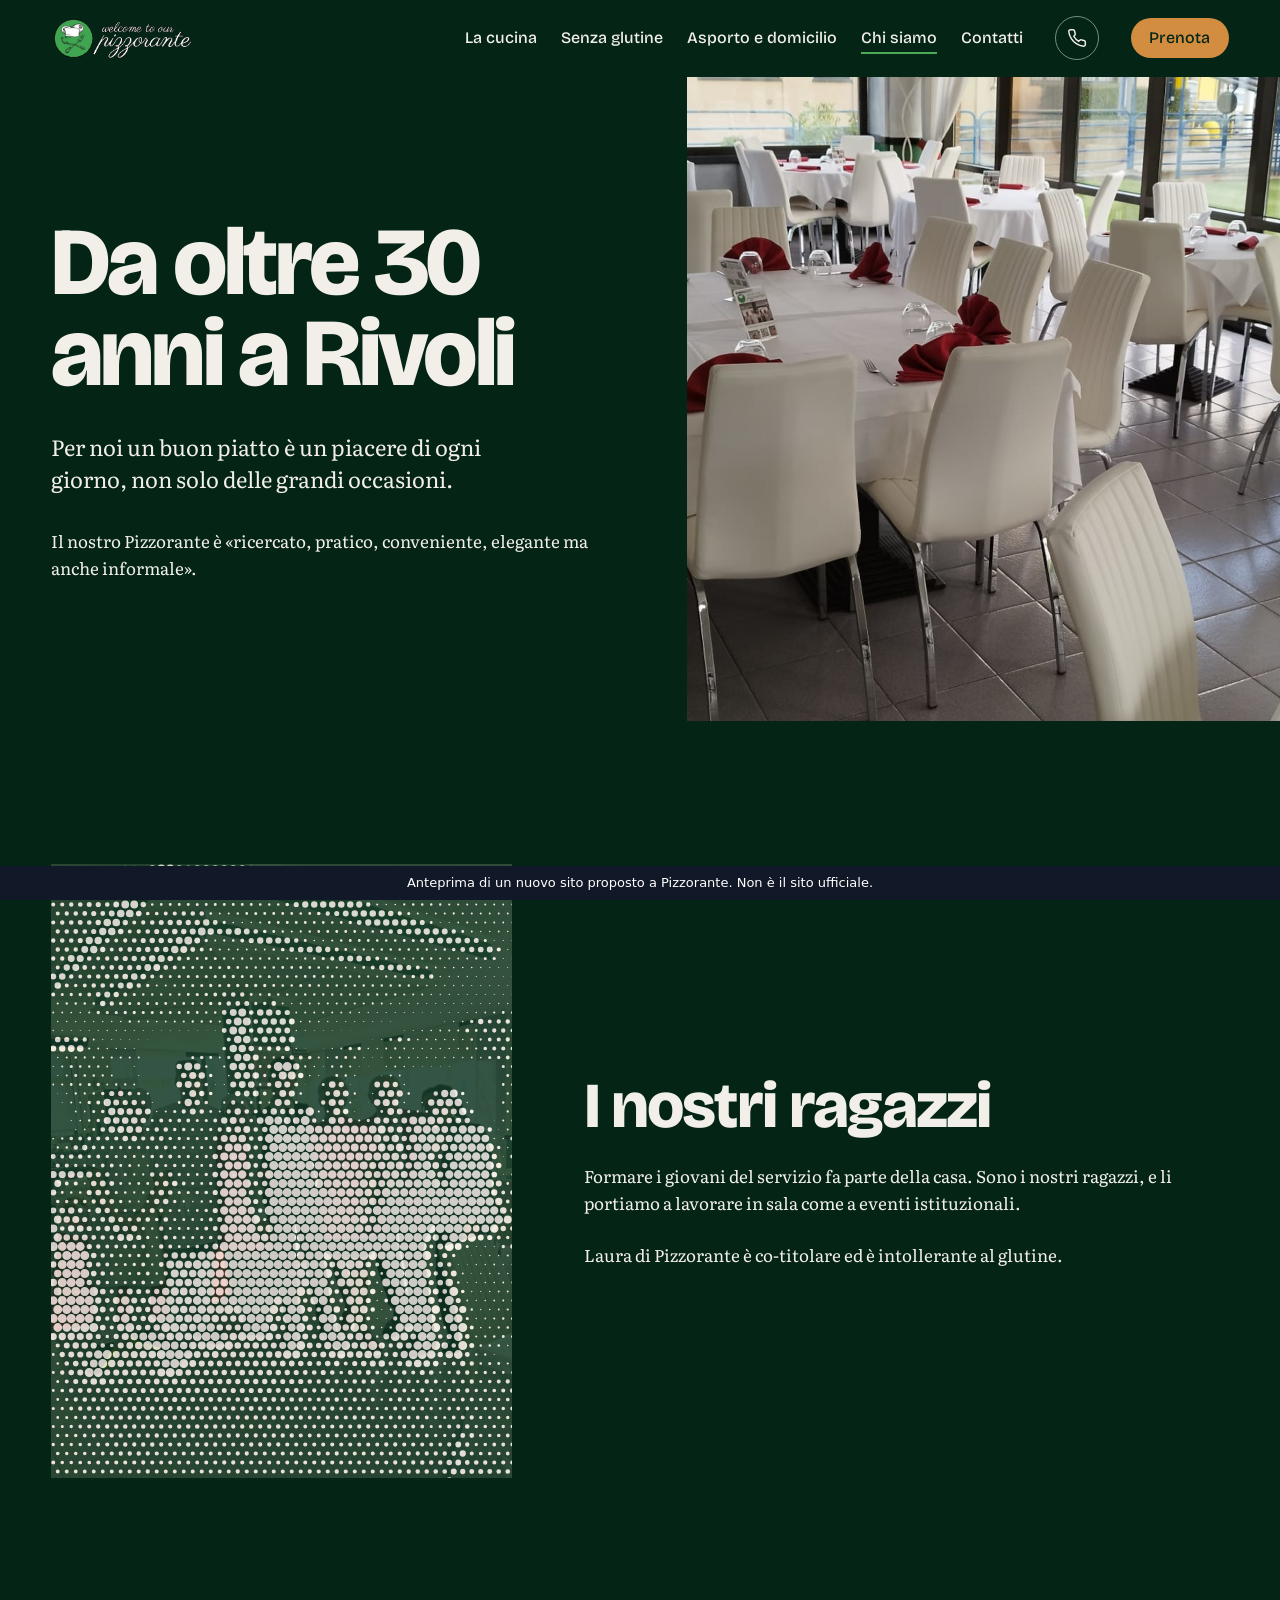
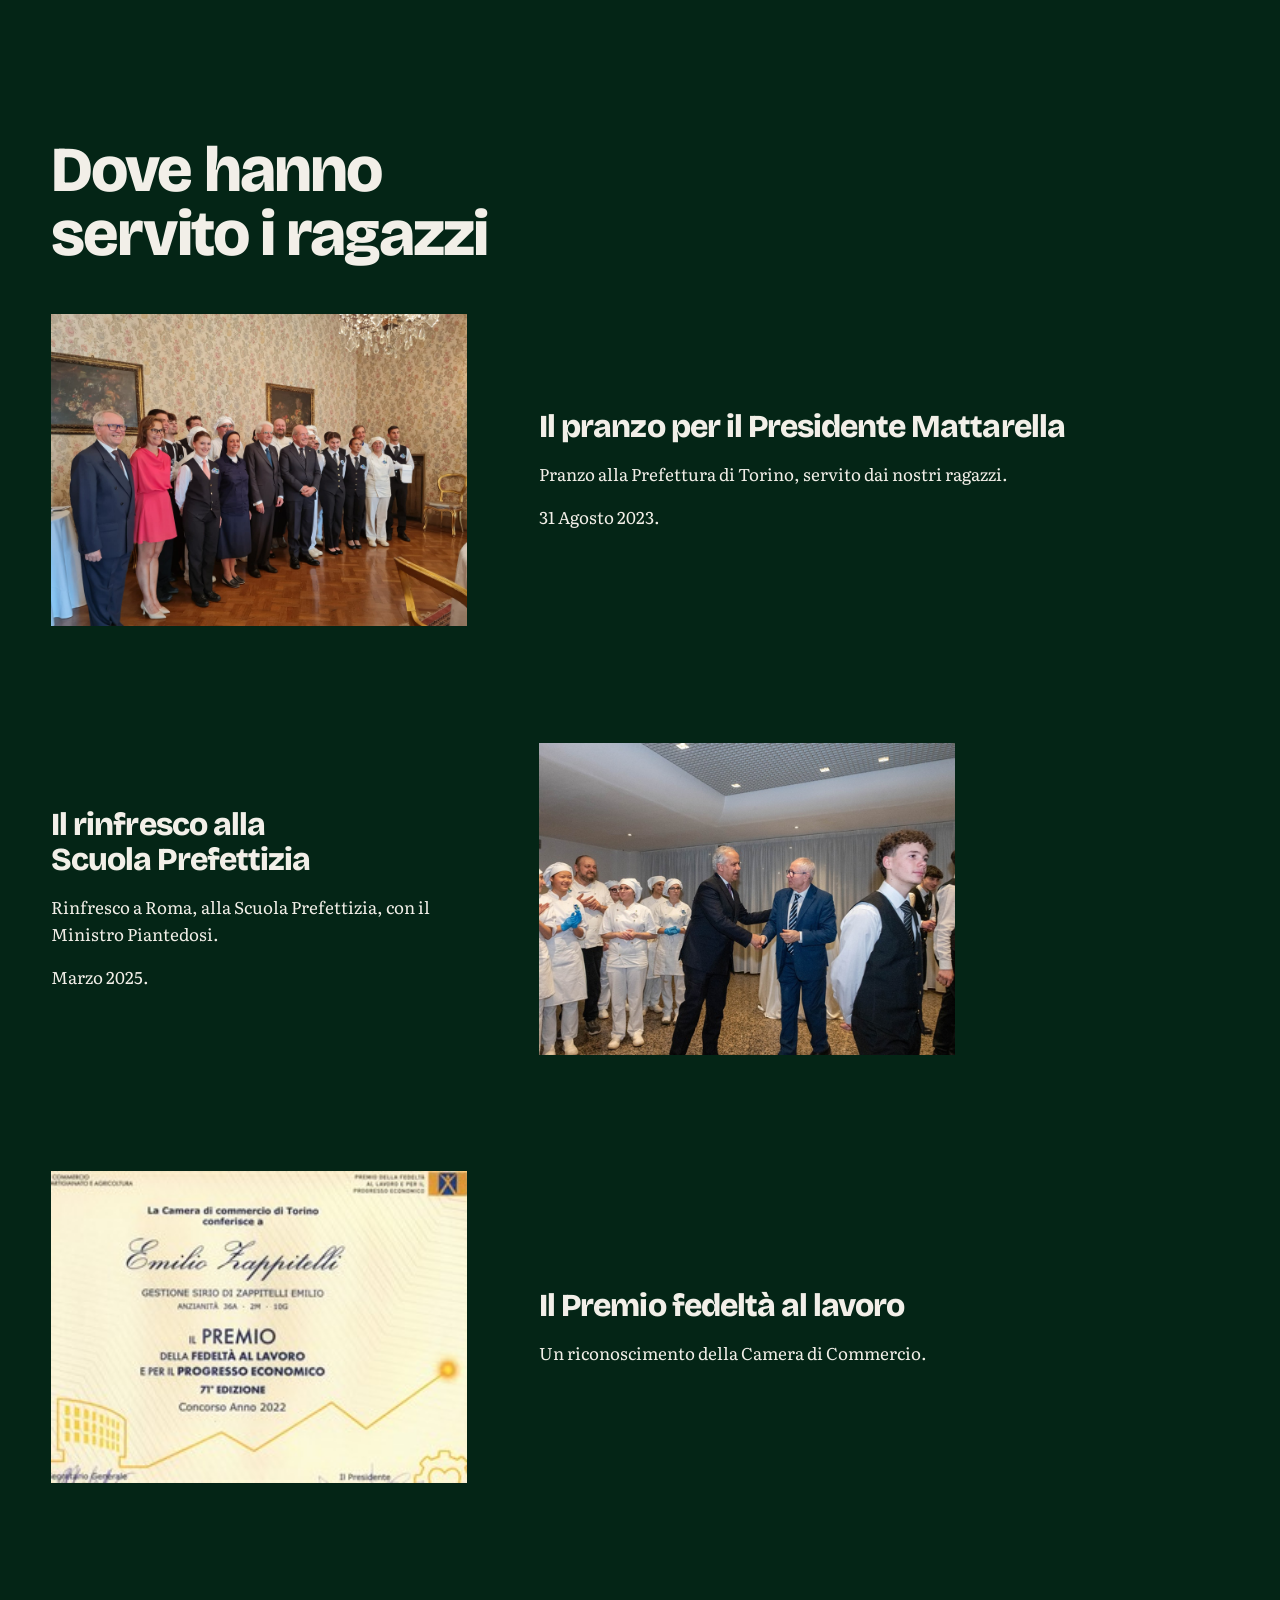
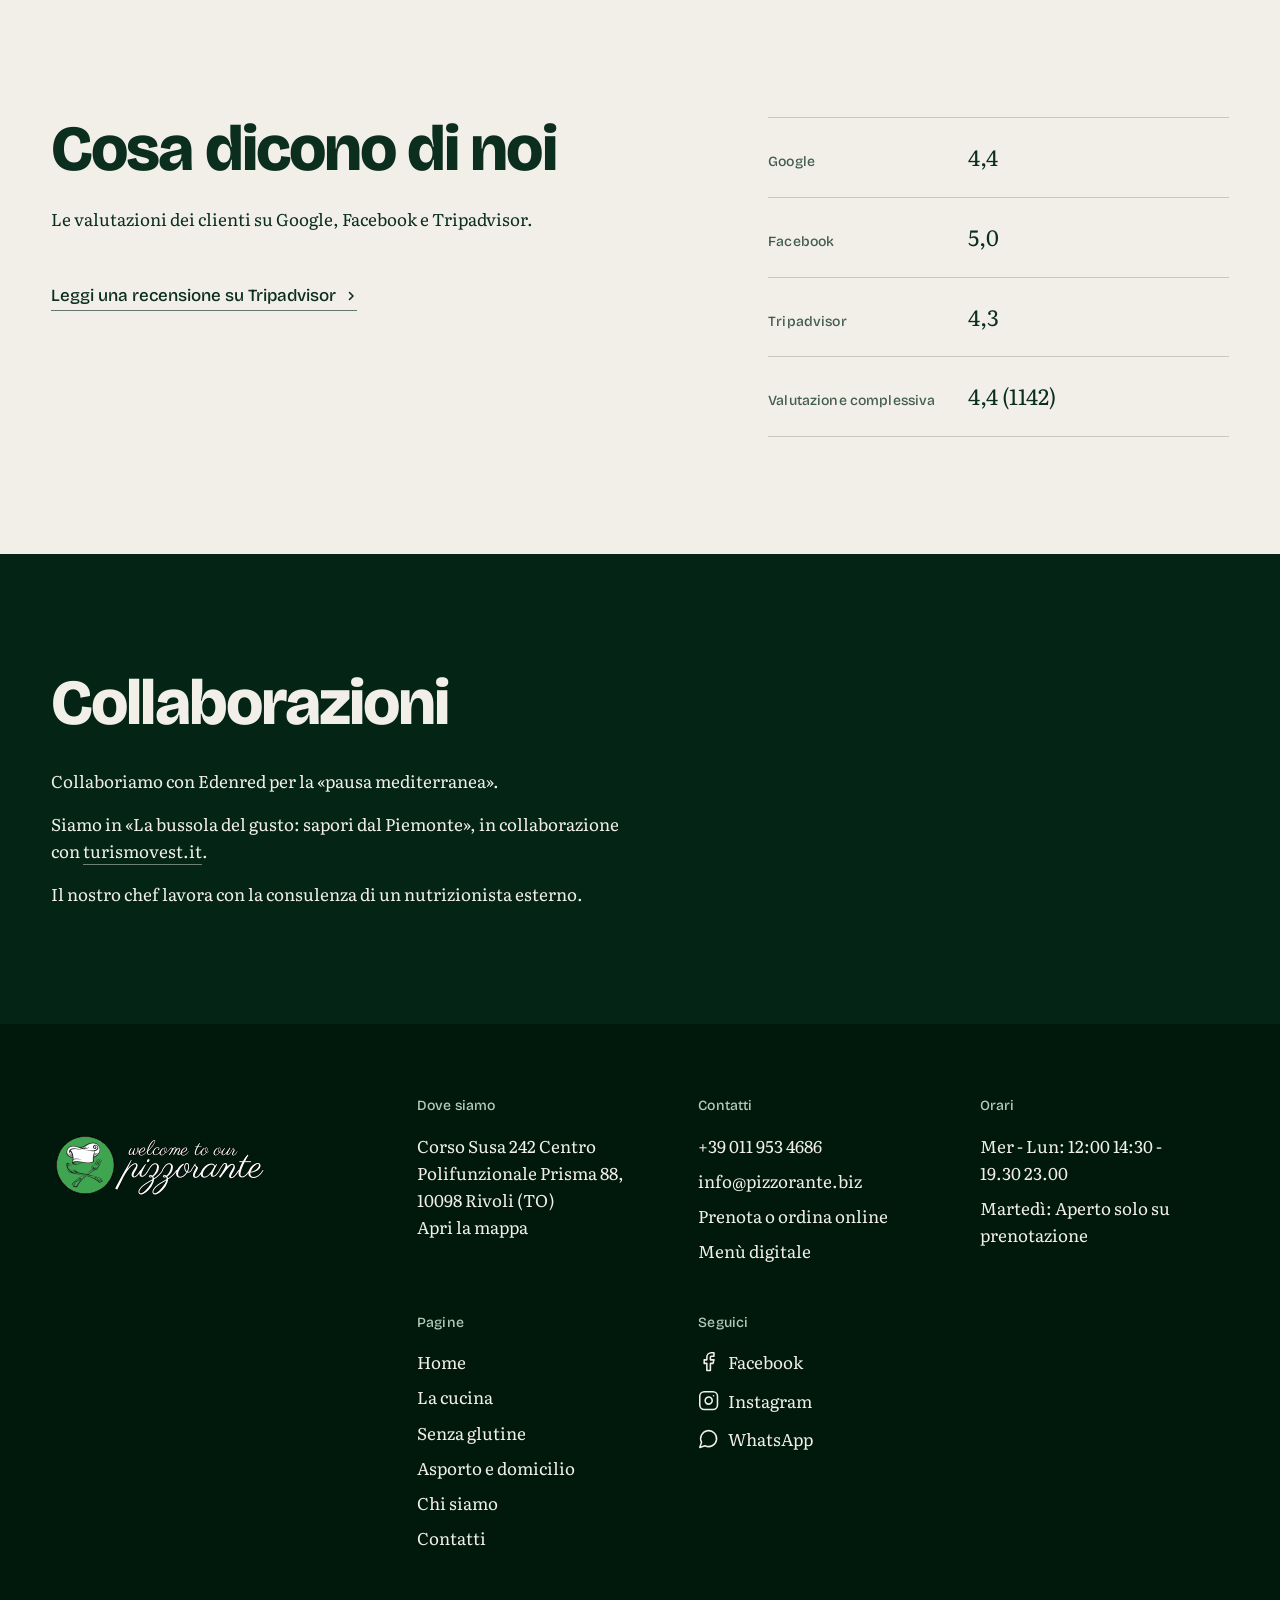
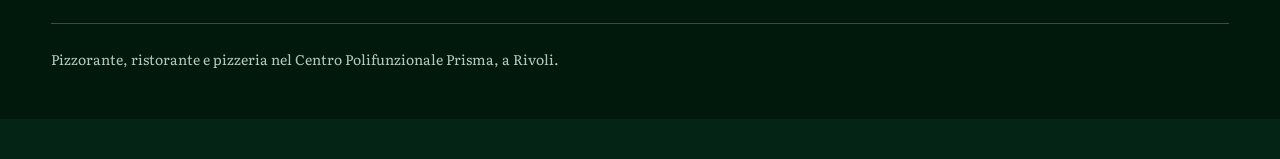
<file: pizzorante-066f7e7f/chi-siamo.html>
<!doctype html>
<html lang="it">
<head><meta name="robots" content="noindex, nofollow">
<meta charset="utf-8">
<meta name="viewport" content="width=device-width, initial-scale=1">
<meta name="theme-color" content="#042516">
<title>Chi siamo | Pizzorante a Rivoli</title>
<meta name="description" content="Il Pizzorante a Rivoli da oltre 30 anni: la sala, i ragazzi del servizio, le valutazioni dei clienti e le collaborazioni.">
<link rel="icon" href="https://pizzorante.biz/Resources/img/icoweb.png" type="image/png">


<link rel="stylesheet" href="assets/fonts/3618b721600210b5.css">
<link rel="stylesheet" href="styles.css">
<script>document.documentElement.classList.add('m-enter','mo-js');setTimeout(()=>document.documentElement.classList.add('m-enter-done'),700);setTimeout(()=>document.documentElement.classList.add('mo-safe'),2500)</script>
<link rel="stylesheet" href="assets/motion/motion.css">
<link rel="stylesheet" href="assets/signature/signature.css">
<link rel="modulepreload" href="assets/moments/moments.js"><link rel="modulepreload" href="assets/moments/lib.js">
</head>
<body>
<a class="skip-link" href="#main">Vai al contenuto</a>

<header class="site-header">
  <nav class="wrap nav" aria-label="Principale">
    <a class="brand" href="index.html" aria-label="Pizzorante, pagina iniziale">
      <img src="assets/24a3cc21a43b332e.png" alt="Pizzorante" width="217" height="73">
    </a>
    <button class="nav__toggle" type="button" aria-expanded="false" aria-controls="nav-links">
      <svg class="icon" viewBox="0 0 24 24" aria-hidden="true"><line x1="4" x2="20" y1="6" y2="6"/><line x1="4" x2="20" y1="12" y2="12"/><line x1="4" x2="20" y1="18" y2="18"/></svg>
      <span>Menu</span>
    </button>
    <ul class="nav__links" id="nav-links">
      <li class="nav__item"><a class="nav__link" href="cucina.html">La cucina</a></li>
      <li class="nav__item"><a class="nav__link" href="senza-glutine.html">Senza glutine</a></li>
      <li class="nav__item"><a class="nav__link" href="asporto.html">Asporto e domicilio</a></li>
      <li class="nav__item"><a class="nav__link" href="chi-siamo.html" aria-current="page">Chi siamo</a></li>
      <li class="nav__item"><a class="nav__link" href="contatti.html">Contatti</a></li>
    </ul>
    <a class="nav__tel" href="tel:+390119534686" aria-label="Chiama +39 011 953 4686"><svg class="icon" viewBox="0 0 24 24" aria-hidden="true"><path d="M22 16.92v3a2 2 0 0 1-2.18 2 19.79 19.79 0 0 1-8.63-3.07 19.5 19.5 0 0 1-6-6 19.79 19.79 0 0 1-3.07-8.67A2 2 0 0 1 4.11 2h3a2 2 0 0 1 2 1.72 12.84 12.84 0 0 0 .7 2.81 2 2 0 0 1-.45 2.11L8.09 9.91a16 16 0 0 0 6 6l1.27-1.27a2 2 0 0 1 2.11-.45 12.84 12.84 0 0 0 2.81.7A2 2 0 0 1 22 16.92z"/></svg></a>
    <a class="btn btn--primary btn--sm nav__cta" href="https://pizzorante.horeca.passepartout.cloud:7610/nwac/?roomId=7" target="_blank" rel="noopener">Prenota</a>
  </nav>
</header>

<main id="main">

  <section class="hero page-hero bleed" data-enter aria-labelledby="hero-h">
    <div class="bleed__text">
      <h1 id="hero-h">Da oltre 30 anni a Rivoli</h1>
      <p class="lead">Per noi un buon piatto è un piacere di ogni giorno, non solo delle grandi occasioni.</p>
      <p class="prose">Il nostro Pizzorante è «ricercato, pratico, conveniente, elegante ma anche informale».</p>
    </div>
    <div class="bleed__side">
      <div class="frame frame--43 hero__media">
        <img src="assets/2952791c8ed0e855.jpg" alt="La sala con le file di tavoli apparecchiati di bianco sotto la luce verde del soffitto" width="1599" height="1200" fetchpriority="high">
      </div>
    </div>
  </section>

  <section class="section section--screen" id="team" aria-labelledby="team-h">
    <div class="wrap split split--rev">
      <figure class="photo-frame frame--34" data-moment="picture-develops">
        <img src="assets/bf4f29d5e3e28b48.jpg" alt="La squadra del Pizzorante in piedi nella sala" width="1200" height="1600" loading="lazy">
      </figure>
      <div class="stack">
        <h2 id="team-h" data-sg="split">I nostri ragazzi</h2>
        <p class="prose">Formare i giovani del servizio fa parte della casa. Sono i nostri ragazzi, e li portiamo a lavorare in sala come a eventi istituzionali.</p>
        <p class="prose">Laura di Pizzorante è co-titolare ed è intollerante al glutine.</p>
      </div>
    </div>
  </section>

  <section class="section" id="servizio" aria-labelledby="servizio-h">
    <div class="wrap">
      <div class="section-head">
        <h2 id="servizio-h">Dove hanno servito i ragazzi</h2>
      </div>

      <div class="story">
        <div class="frame frame--small frame--43" data-sg="tilt">
          <img src="assets/3ffdd943e414fd7e.jpg" alt="Il pranzo con il Presidente Mattarella in Prefettura a Torino" width="1200" height="900" loading="lazy">
        </div>
        <div class="stack stack--tight">
          <h3>Il pranzo per il Presidente Mattarella</h3>
          <p>Pranzo alla Prefettura di Torino, servito dai nostri ragazzi.</p>
          <p>31 Agosto 2023.</p>
        </div>
      </div>

      <div class="story story--flip">
        <div class="frame frame--small frame--43" data-sg="tilt">
          <img src="assets/3012f23d8f2366fd.jpg" alt="Il Ministro Piantedosi con i ragazzi in divisa alla Scuola Prefettizia di Roma" width="1200" height="900" loading="lazy">
        </div>
        <div class="stack stack--tight">
          <h3>Il rinfresco alla Scuola Prefettizia</h3>
          <p>Rinfresco a Roma, alla Scuola Prefettizia, con il Ministro Piantedosi.</p>
          <p>Marzo 2025.</p>
        </div>
      </div>

      <div class="story">
        <div class="frame frame--small frame--43">
          <img src="assets/44dbf0715cd42804.jpg" alt="Il Premio fedeltà al lavoro della Camera di Commercio" width="1200" height="900" loading="lazy">
        </div>
        <div class="stack stack--tight">
          <h3>Il Premio fedeltà al lavoro</h3>
          <p>Un riconoscimento della Camera di Commercio.</p>
        </div>
      </div>
    </div>
  </section>

  <section class="section section--cloth" id="valutazioni" aria-labelledby="valutazioni-h">
    <div class="wrap split split--top">
      <div class="stack">
        <h2 id="valutazioni-h">Cosa dicono di noi</h2>
        <p class="prose">Le valutazioni dei clienti su Google, Facebook e Tripadvisor.</p>
        <p class="ratings-link"><a class="m-link" href="https://www.tripadvisor.it/ShowUserReviews-g661706-d2311667-r652453275-Pizzorante-Rivoli_Province_of_Turin_Piedmont.html" target="_blank" rel="noopener">Leggi una recensione su Tripadvisor <svg class="m-arrow" viewBox="0 0 12 12" aria-hidden="true"><path class="m-arrow__stem" d="M1 6h8"/><path class="m-arrow__head" d="M4.5 2.5 8 6l-3.5 3.5"/></svg></a></p>
      </div>
      <ul class="comanda" data-sg="reveal">
        <li><span class="comanda__k">Google</span><span class="comanda__v">4,4</span></li>
        <li><span class="comanda__k">Facebook</span><span class="comanda__v">5,0</span></li>
        <li><span class="comanda__k">Tripadvisor</span><span class="comanda__v">4,3</span></li>
        <li><span class="comanda__k">Valutazione complessiva</span><span class="comanda__v">4,4 (1142)</span></li>
      </ul>
    </div>
  </section>

  <section class="section" id="collaborazioni" aria-labelledby="collab-h">
    <div class="wrap collab">
      <h2 id="collab-h">Collaborazioni</h2>
      <p>Collaboriamo con Edenred per la «pausa mediterranea».</p>
      <p>Siamo in «La bussola del gusto: sapori dal Piemonte», in collaborazione con <a href="http://www.turismovest.it/bussola-del-gusto" target="_blank" rel="noopener">turismovest.it</a>.</p>
      <p>Il nostro chef lavora con la consulenza di un nutrizionista esterno.</p>
    </div>
  </section>

</main>

<footer class="footer">
  <div class="wrap">
    <div class="footer__top">
      <a class="footer__brand" href="index.html" aria-label="Pizzorante, pagina iniziale">
        <img src="assets/24a3cc21a43b332e.png" alt="Pizzorante" width="217" height="73" loading="lazy">
      </a>
      <div class="footer__cols">
        <div>
          <h2 class="footer__title">Dove siamo</h2>
          <address>
            <p>Corso Susa 242 Centro Polifunzionale Prisma 88, 10098 Rivoli (TO)</p>
          </address>
          <ul>
            <li><a href="https://g.page/pizzorante-il?share" target="_blank" rel="noopener">Apri la mappa</a></li>
          </ul>
        </div>
        <div>
          <h2 class="footer__title">Contatti</h2>
          <ul>
            <li><a href="tel:+390119534686">+39 011 953 4686</a></li>
            <li><a href="mailto:info@pizzorante.biz">info@pizzorante.biz</a></li>
            <li><a href="https://pizzorante.horeca.passepartout.cloud:7610/nwac/?roomId=7" target="_blank" rel="noopener">Prenota o ordina online</a></li>
            <li><a href="https://pizzorante.dayli-menu.website/home.php?lang=it" target="_blank" rel="noopener">Menù digitale</a></li>
          </ul>
        </div>
        <div>
          <h2 class="footer__title">Orari</h2>
          <p>Mer - Lun: 12:00 14:30 - 19.30  23.00</p>
          <p>Martedì: Aperto solo su prenotazione</p>
        </div>
        <div>
          <h2 class="footer__title">Pagine</h2>
          <ul>
            <li><a href="index.html">Home</a></li>
            <li><a href="cucina.html">La cucina</a></li>
            <li><a href="senza-glutine.html">Senza glutine</a></li>
            <li><a href="asporto.html">Asporto e domicilio</a></li>
            <li><a href="chi-siamo.html">Chi siamo</a></li>
            <li><a href="contatti.html">Contatti</a></li>
          </ul>
        </div>
        <div>
          <h2 class="footer__title">Seguici</h2>
          <ul class="footer__social">
            <li><a href="https://it-it.facebook.com/pizzorante.il/" target="_blank" rel="noopener"><svg class="icon" viewBox="0 0 24 24" aria-hidden="true"><path d="M18 2h-3a5 5 0 0 0-5 5v3H7v4h3v8h4v-8h3l1-4h-4V7a1 1 0 0 1 1-1h3z"/></svg>Facebook</a></li>
            <li><a href="https://www.instagram.com/pizzorante_prisma/?hl=it" target="_blank" rel="noopener"><svg class="icon" viewBox="0 0 24 24" aria-hidden="true"><rect width="20" height="20" x="2" y="2" rx="5" ry="5"/><path d="M16 11.37A4 4 0 1 1 12.63 8 4 4 0 0 1 16 11.37z"/><line x1="17.5" x2="17.51" y1="6.5" y2="6.5"/></svg>Instagram</a></li>
            <li><a href="https://api.whatsapp.com/send?phone=390119534686" target="_blank" rel="noopener"><svg class="icon" viewBox="0 0 24 24" aria-hidden="true"><path d="M7.9 20A9 9 0 1 0 4 16.1L2 22Z"/></svg>WhatsApp</a></li>
          </ul>
        </div>
      </div>
    </div>
    <p class="footer__base">Pizzorante, ristorante e pizzeria nel Centro Polifunzionale Prisma, a Rivoli.</p>
  </div>
</footer>

<script src="script.js" defer></script>
<script type="module" src="assets/motion/motion.js"></script>
<script type="module" src="assets/signature/signature.js"></script>
<script type="module" src="assets/moments/moments.js"></script>
<div aria-hidden="true" style="height:40px"></div><div role="note" style="position:fixed;left:0;right:0;bottom:0;z-index:2147483647;margin:0;padding:8px 12px;background:#111827;color:#fff;text-align:center;font:13px/1.4 system-ui,sans-serif">Anteprima di un nuovo sito proposto a Pizzorante. Non è il sito ufficiale.</div></body>
</html>
</file>
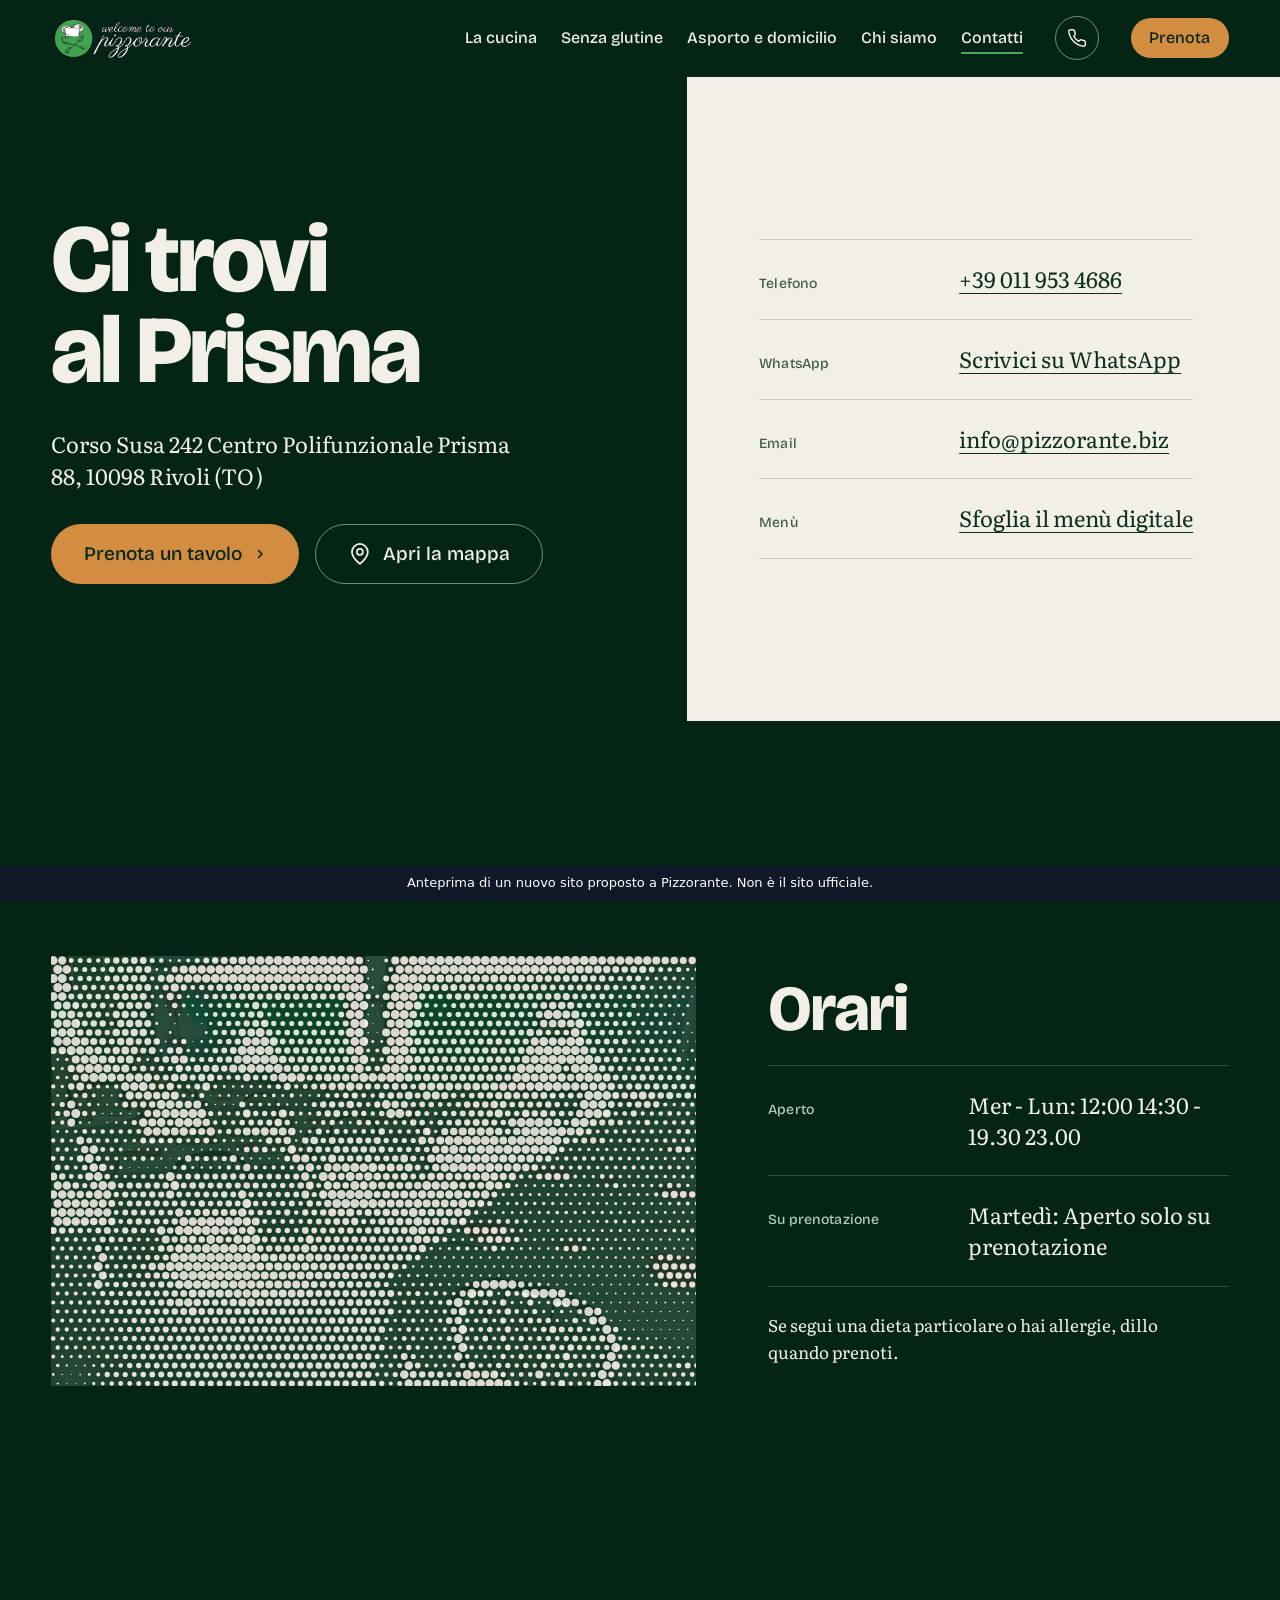
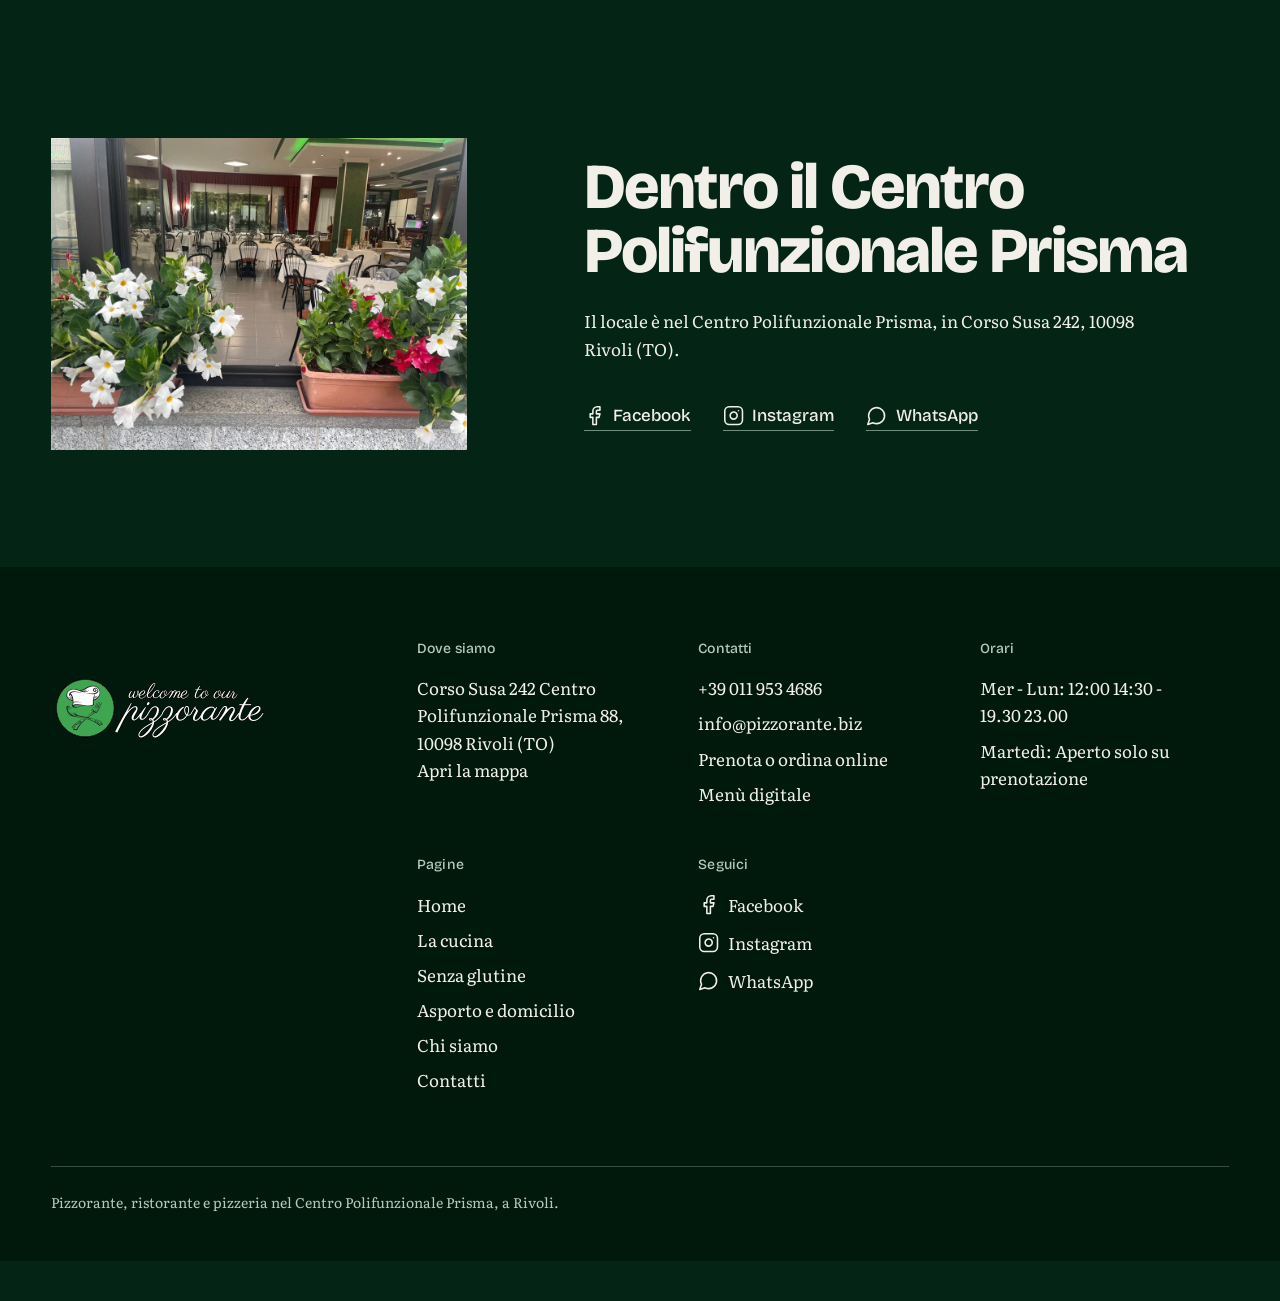
<file: pizzorante-066f7e7f/contatti.html>
<!doctype html>
<html lang="it">
<head><meta name="robots" content="noindex, nofollow">
<meta charset="utf-8">
<meta name="viewport" content="width=device-width, initial-scale=1">
<meta name="theme-color" content="#042516">
<title>Contatti | Pizzorante a Rivoli</title>
<meta name="description" content="Pizzorante è in Corso Susa 242, nel Centro Polifunzionale Prisma a Rivoli. Telefono, WhatsApp, email, orari e prenotazione online.">
<link rel="icon" href="https://pizzorante.biz/Resources/img/icoweb.png" type="image/png">


<link rel="stylesheet" href="assets/fonts/3618b721600210b5.css">
<link rel="stylesheet" href="styles.css">
<script>document.documentElement.classList.add('m-enter','mo-js');setTimeout(()=>document.documentElement.classList.add('m-enter-done'),700);setTimeout(()=>document.documentElement.classList.add('mo-safe'),2500)</script>
<link rel="stylesheet" href="assets/motion/motion.css">
<link rel="stylesheet" href="assets/signature/signature.css">
<link rel="modulepreload" href="assets/moments/moments.js"><link rel="modulepreload" href="assets/moments/lib.js">
</head>
<body>
<a class="skip-link" href="#main">Vai al contenuto</a>

<header class="site-header">
  <nav class="wrap nav" aria-label="Principale">
    <a class="brand" href="index.html" aria-label="Pizzorante, pagina iniziale">
      <img src="assets/24a3cc21a43b332e.png" alt="Pizzorante" width="217" height="73">
    </a>
    <button class="nav__toggle" type="button" aria-expanded="false" aria-controls="nav-links">
      <svg class="icon" viewBox="0 0 24 24" aria-hidden="true"><line x1="4" x2="20" y1="6" y2="6"/><line x1="4" x2="20" y1="12" y2="12"/><line x1="4" x2="20" y1="18" y2="18"/></svg>
      <span>Menu</span>
    </button>
    <ul class="nav__links" id="nav-links">
      <li class="nav__item"><a class="nav__link" href="cucina.html">La cucina</a></li>
      <li class="nav__item"><a class="nav__link" href="senza-glutine.html">Senza glutine</a></li>
      <li class="nav__item"><a class="nav__link" href="asporto.html">Asporto e domicilio</a></li>
      <li class="nav__item"><a class="nav__link" href="chi-siamo.html">Chi siamo</a></li>
      <li class="nav__item"><a class="nav__link" href="contatti.html" aria-current="page">Contatti</a></li>
    </ul>
    <a class="nav__tel" href="tel:+390119534686" aria-label="Chiama +39 011 953 4686"><svg class="icon" viewBox="0 0 24 24" aria-hidden="true"><path d="M22 16.92v3a2 2 0 0 1-2.18 2 19.79 19.79 0 0 1-8.63-3.07 19.5 19.5 0 0 1-6-6 19.79 19.79 0 0 1-3.07-8.67A2 2 0 0 1 4.11 2h3a2 2 0 0 1 2 1.72 12.84 12.84 0 0 0 .7 2.81 2 2 0 0 1-.45 2.11L8.09 9.91a16 16 0 0 0 6 6l1.27-1.27a2 2 0 0 1 2.11-.45 12.84 12.84 0 0 0 2.81.7A2 2 0 0 1 22 16.92z"/></svg></a>
    <a class="btn btn--primary btn--sm nav__cta" href="https://pizzorante.horeca.passepartout.cloud:7610/nwac/?roomId=7" target="_blank" rel="noopener">Prenota</a>
  </nav>
</header>

<main id="main">

  <section class="hero page-hero bleed" data-enter aria-labelledby="hero-h">
    <div class="bleed__text">
      <h1 id="hero-h">Ci trovi al Prisma</h1>
      <p class="lead">Corso Susa 242 Centro Polifunzionale Prisma 88, 10098 Rivoli (TO)</p>
      <div class="btn-row">
        <a class="btn btn--primary btn--xl" href="https://pizzorante.horeca.passepartout.cloud:7610/nwac/?roomId=7" target="_blank" rel="noopener">Prenota un tavolo <svg class="m-arrow" viewBox="0 0 12 12" aria-hidden="true"><path class="m-arrow__stem" d="M1 6h8"/><path class="m-arrow__head" d="M4.5 2.5 8 6l-3.5 3.5"/></svg></a>
        <a class="btn btn--secondary btn--xl" href="https://g.page/pizzorante-il?share" target="_blank" rel="noopener">
          <svg class="icon" viewBox="0 0 24 24" aria-hidden="true"><path d="M20 10c0 6-8 12-8 12s-8-6-8-12a8 8 0 0 1 16 0Z"/><circle cx="12" cy="10" r="3"/></svg>
          Apri la mappa
        </a>
      </div>
    </div>
    <div class="bleed__side">
      <div class="cloth hero__media">
        <ul class="comanda" data-sg="reveal">
          <li><span class="comanda__k">Telefono</span><span class="comanda__v"><a href="tel:+390119534686">+39 011 953 4686</a></span></li>
          <li><span class="comanda__k">WhatsApp</span><span class="comanda__v"><a href="https://api.whatsapp.com/send?phone=390119534686" target="_blank" rel="noopener">Scrivici su WhatsApp</a></span></li>
          <li><span class="comanda__k">Email</span><span class="comanda__v"><a href="mailto:info@pizzorante.biz">info@pizzorante.biz</a></span></li>
          <li><span class="comanda__k">Menù</span><span class="comanda__v"><a href="https://pizzorante.dayli-menu.website/home.php?lang=it" target="_blank" rel="noopener">Sfoglia il menù digitale</a></span></li>
        </ul>
      </div>
    </div>
  </section>

  <section class="section section--screen" id="orari" aria-labelledby="orari-h">
    <div class="wrap split">
      <figure class="photo-frame frame--32" data-moment="picture-develops">
        <img src="assets/5094a8d1708db890.jpg" alt="La sala del Pizzorante con i tavoli dalle tovaglie bianche e il soffitto illuminato di verde" width="1001" height="667" loading="lazy">
      </figure>
      <div class="stack">
        <h2 id="orari-h">Orari</h2>
        <ul class="comanda" data-sg="reveal">
          <li><span class="comanda__k">Aperto</span><span class="comanda__v">Mer - Lun: 12:00 14:30 - 19.30  23.00</span></li>
          <li><span class="comanda__k">Su prenotazione</span><span class="comanda__v">Martedì: Aperto solo su prenotazione</span></li>
        </ul>
        <p>Se segui una dieta particolare o hai allergie, dillo quando prenoti.</p>
      </div>
    </div>
  </section>

  <section class="section" id="fuori" aria-labelledby="fuori-h">
    <div class="wrap split split--rev">
      <div class="frame frame--small frame--43" data-sg="wipe">
        <img src="assets/18d3704b03e807d6.jpg" alt="L'ingresso del locale con i fiori all'esterno" width="1200" height="900" loading="lazy">
      </div>
      <div class="stack">
        <h2 id="fuori-h">Dentro il Centro Polifunzionale Prisma</h2>
        <p>Il locale è nel Centro Polifunzionale Prisma, in Corso Susa 242, 10098 Rivoli (TO).</p>
        <ul class="social-row">
          <li><a class="m-link" href="https://it-it.facebook.com/pizzorante.il/" target="_blank" rel="noopener"><svg class="icon" viewBox="0 0 24 24" aria-hidden="true"><path d="M18 2h-3a5 5 0 0 0-5 5v3H7v4h3v8h4v-8h3l1-4h-4V7a1 1 0 0 1 1-1h3z"/></svg> Facebook</a></li>
          <li><a class="m-link" href="https://www.instagram.com/pizzorante_prisma/?hl=it" target="_blank" rel="noopener"><svg class="icon" viewBox="0 0 24 24" aria-hidden="true"><rect width="20" height="20" x="2" y="2" rx="5" ry="5"/><path d="M16 11.37A4 4 0 1 1 12.63 8 4 4 0 0 1 16 11.37z"/><line x1="17.5" x2="17.51" y1="6.5" y2="6.5"/></svg> Instagram</a></li>
          <li><a class="m-link" href="https://api.whatsapp.com/send?phone=390119534686" target="_blank" rel="noopener"><svg class="icon" viewBox="0 0 24 24" aria-hidden="true"><path d="M7.9 20A9 9 0 1 0 4 16.1L2 22Z"/></svg> WhatsApp</a></li>
        </ul>
      </div>
    </div>
  </section>

</main>

<footer class="footer">
  <div class="wrap">
    <div class="footer__top">
      <a class="footer__brand" href="index.html" aria-label="Pizzorante, pagina iniziale">
        <img src="assets/24a3cc21a43b332e.png" alt="Pizzorante" width="217" height="73" loading="lazy">
      </a>
      <div class="footer__cols">
        <div>
          <h2 class="footer__title">Dove siamo</h2>
          <address>
            <p>Corso Susa 242 Centro Polifunzionale Prisma 88, 10098 Rivoli (TO)</p>
          </address>
          <ul>
            <li><a href="https://g.page/pizzorante-il?share" target="_blank" rel="noopener">Apri la mappa</a></li>
          </ul>
        </div>
        <div>
          <h2 class="footer__title">Contatti</h2>
          <ul>
            <li><a href="tel:+390119534686">+39 011 953 4686</a></li>
            <li><a href="mailto:info@pizzorante.biz">info@pizzorante.biz</a></li>
            <li><a href="https://pizzorante.horeca.passepartout.cloud:7610/nwac/?roomId=7" target="_blank" rel="noopener">Prenota o ordina online</a></li>
            <li><a href="https://pizzorante.dayli-menu.website/home.php?lang=it" target="_blank" rel="noopener">Menù digitale</a></li>
          </ul>
        </div>
        <div>
          <h2 class="footer__title">Orari</h2>
          <p>Mer - Lun: 12:00 14:30 - 19.30  23.00</p>
          <p>Martedì: Aperto solo su prenotazione</p>
        </div>
        <div>
          <h2 class="footer__title">Pagine</h2>
          <ul>
            <li><a href="index.html">Home</a></li>
            <li><a href="cucina.html">La cucina</a></li>
            <li><a href="senza-glutine.html">Senza glutine</a></li>
            <li><a href="asporto.html">Asporto e domicilio</a></li>
            <li><a href="chi-siamo.html">Chi siamo</a></li>
            <li><a href="contatti.html">Contatti</a></li>
          </ul>
        </div>
        <div>
          <h2 class="footer__title">Seguici</h2>
          <ul class="footer__social">
            <li><a href="https://it-it.facebook.com/pizzorante.il/" target="_blank" rel="noopener"><svg class="icon" viewBox="0 0 24 24" aria-hidden="true"><path d="M18 2h-3a5 5 0 0 0-5 5v3H7v4h3v8h4v-8h3l1-4h-4V7a1 1 0 0 1 1-1h3z"/></svg>Facebook</a></li>
            <li><a href="https://www.instagram.com/pizzorante_prisma/?hl=it" target="_blank" rel="noopener"><svg class="icon" viewBox="0 0 24 24" aria-hidden="true"><rect width="20" height="20" x="2" y="2" rx="5" ry="5"/><path d="M16 11.37A4 4 0 1 1 12.63 8 4 4 0 0 1 16 11.37z"/><line x1="17.5" x2="17.51" y1="6.5" y2="6.5"/></svg>Instagram</a></li>
            <li><a href="https://api.whatsapp.com/send?phone=390119534686" target="_blank" rel="noopener"><svg class="icon" viewBox="0 0 24 24" aria-hidden="true"><path d="M7.9 20A9 9 0 1 0 4 16.1L2 22Z"/></svg>WhatsApp</a></li>
          </ul>
        </div>
      </div>
    </div>
    <p class="footer__base">Pizzorante, ristorante e pizzeria nel Centro Polifunzionale Prisma, a Rivoli.</p>
  </div>
</footer>

<script src="script.js" defer></script>
<script type="module" src="assets/motion/motion.js"></script>
<script type="module" src="assets/signature/signature.js"></script>
<script type="module" src="assets/moments/moments.js"></script>
<div aria-hidden="true" style="height:40px"></div><div role="note" style="position:fixed;left:0;right:0;bottom:0;z-index:2147483647;margin:0;padding:8px 12px;background:#111827;color:#fff;text-align:center;font:13px/1.4 system-ui,sans-serif">Anteprima di un nuovo sito proposto a Pizzorante. Non è il sito ufficiale.</div></body>
</html>
</file>
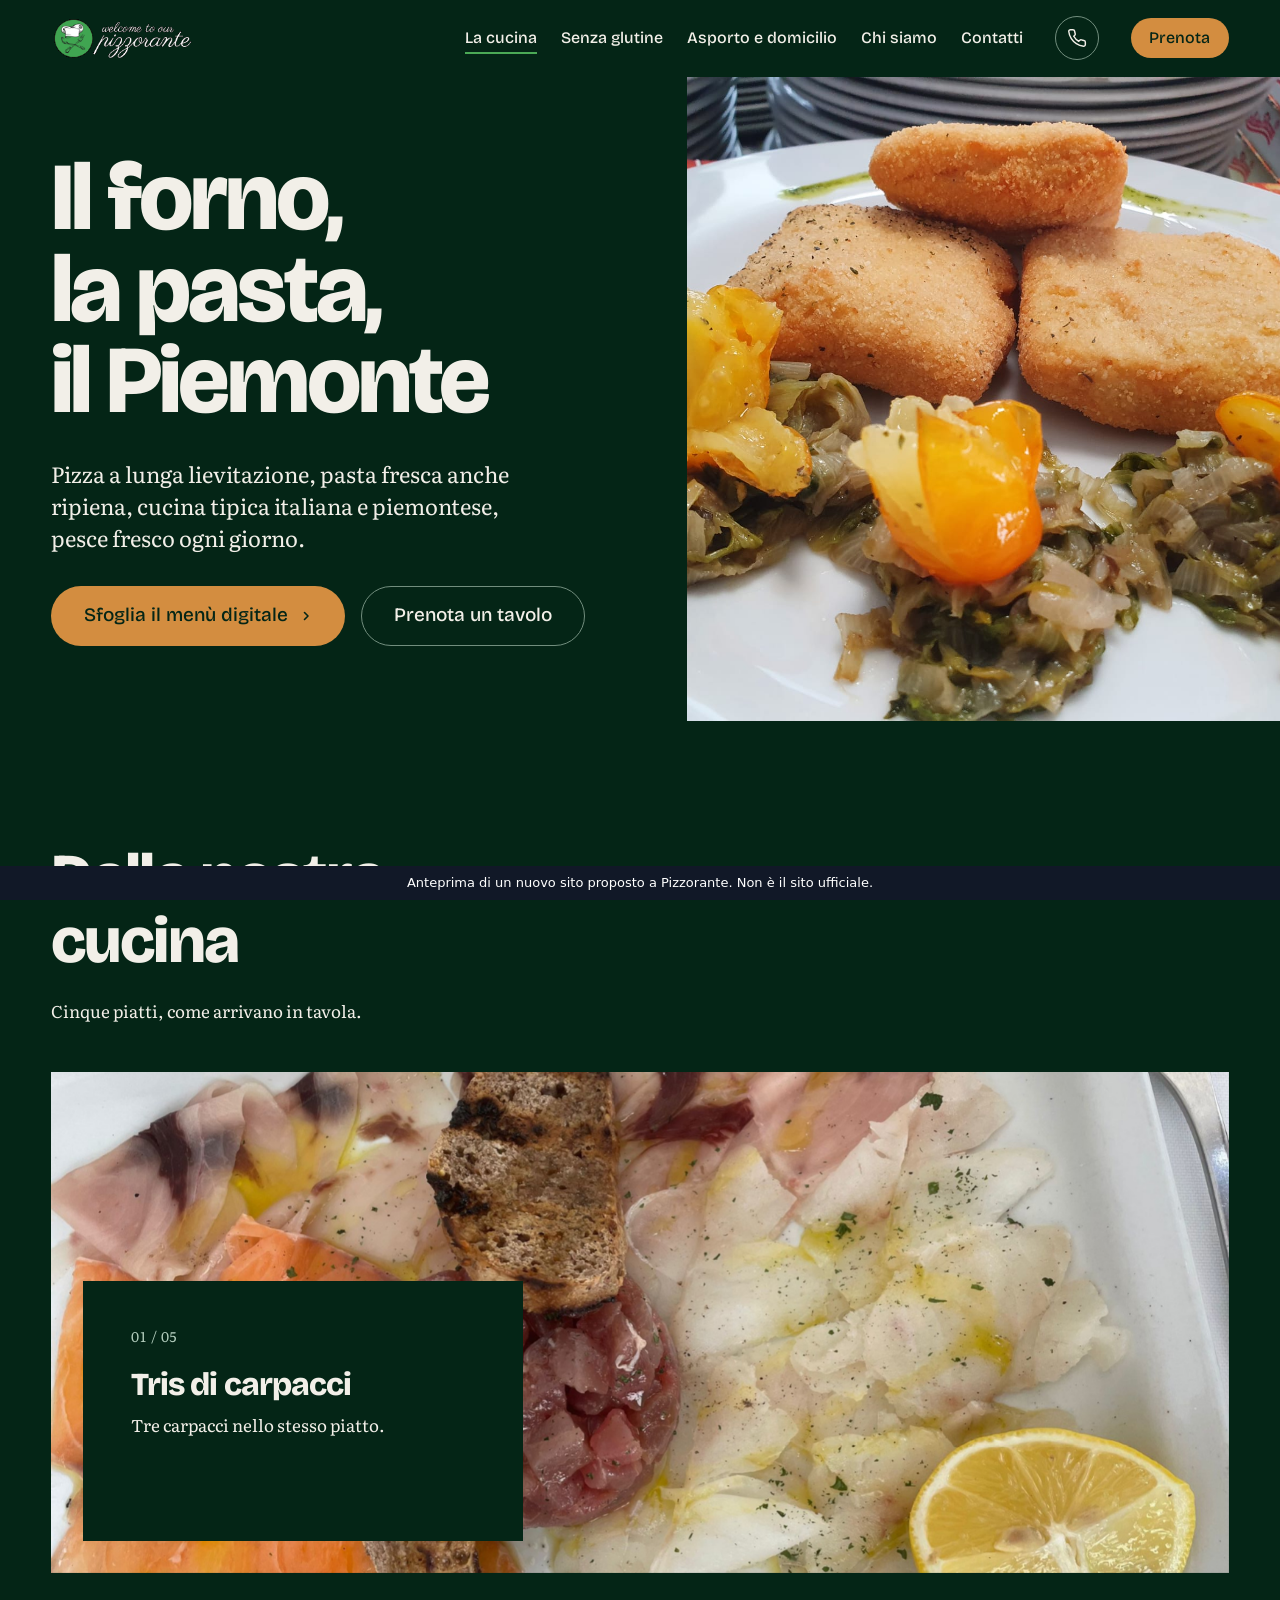
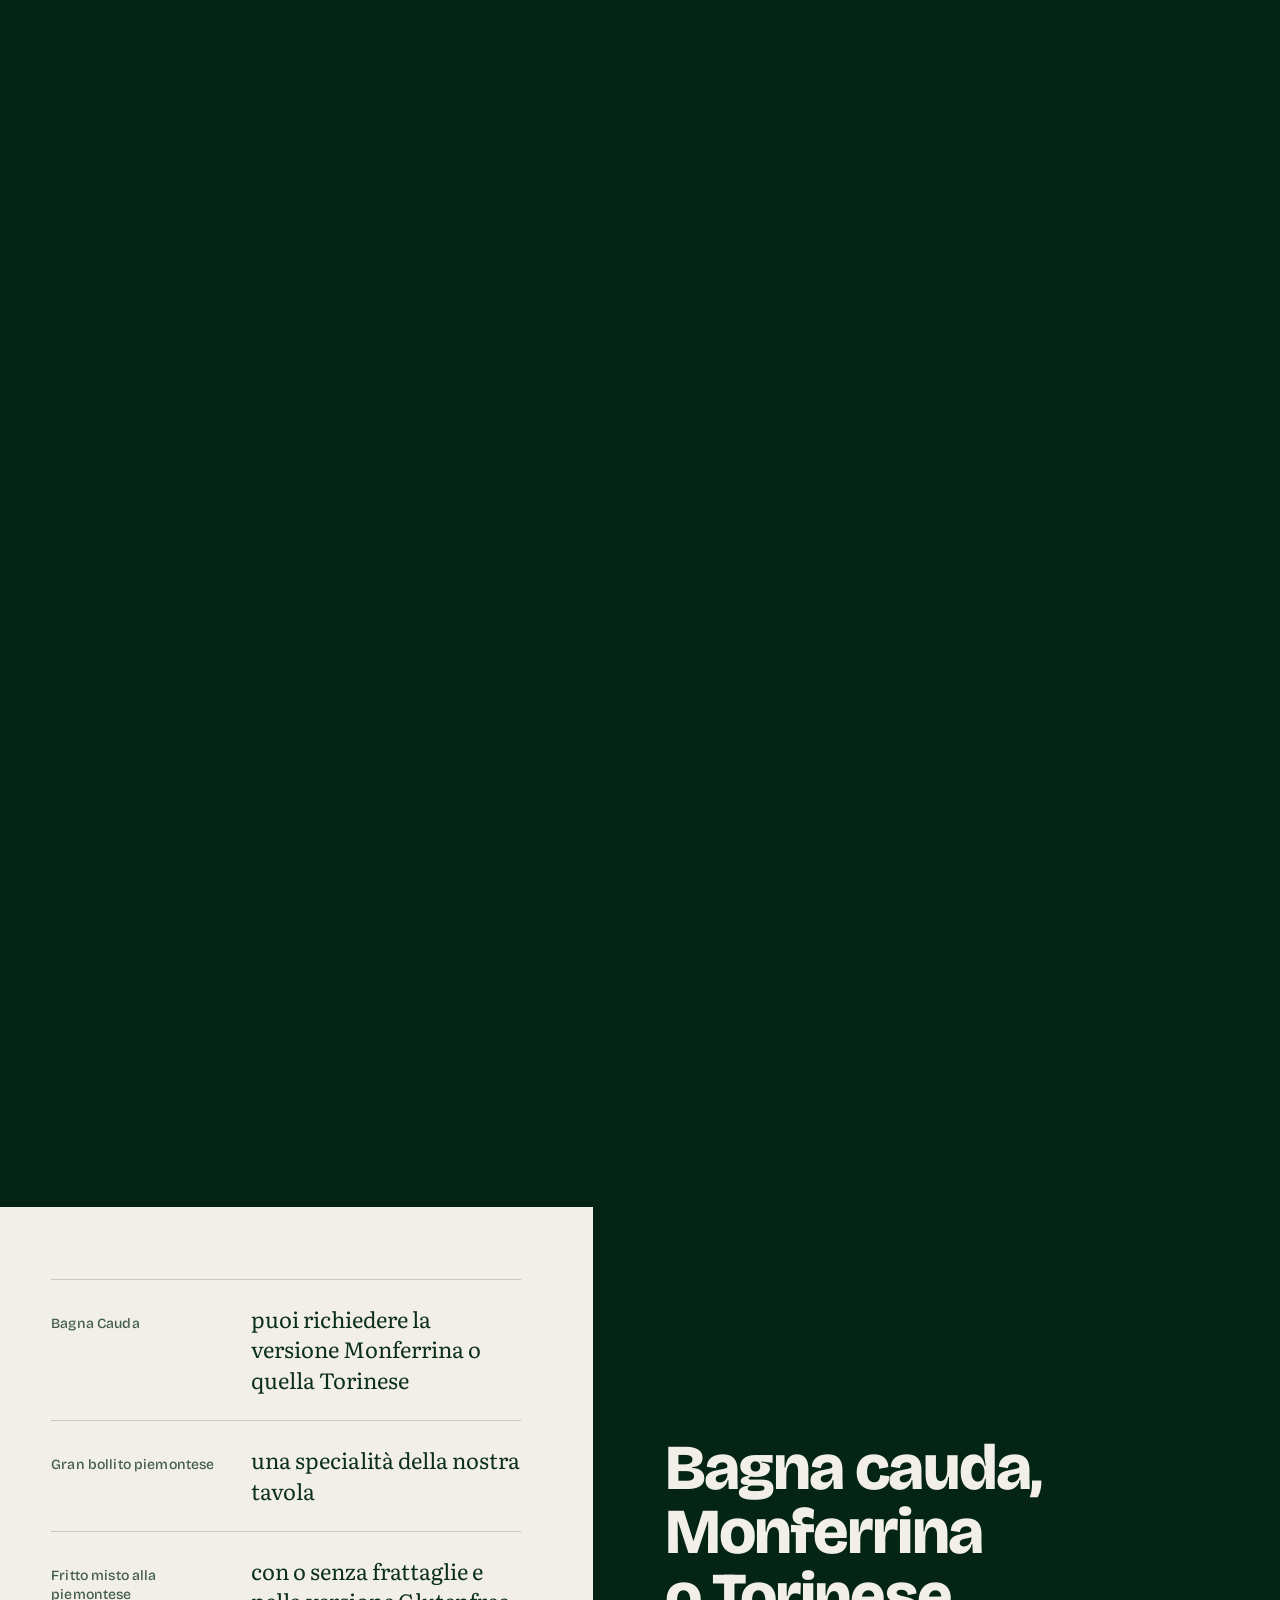
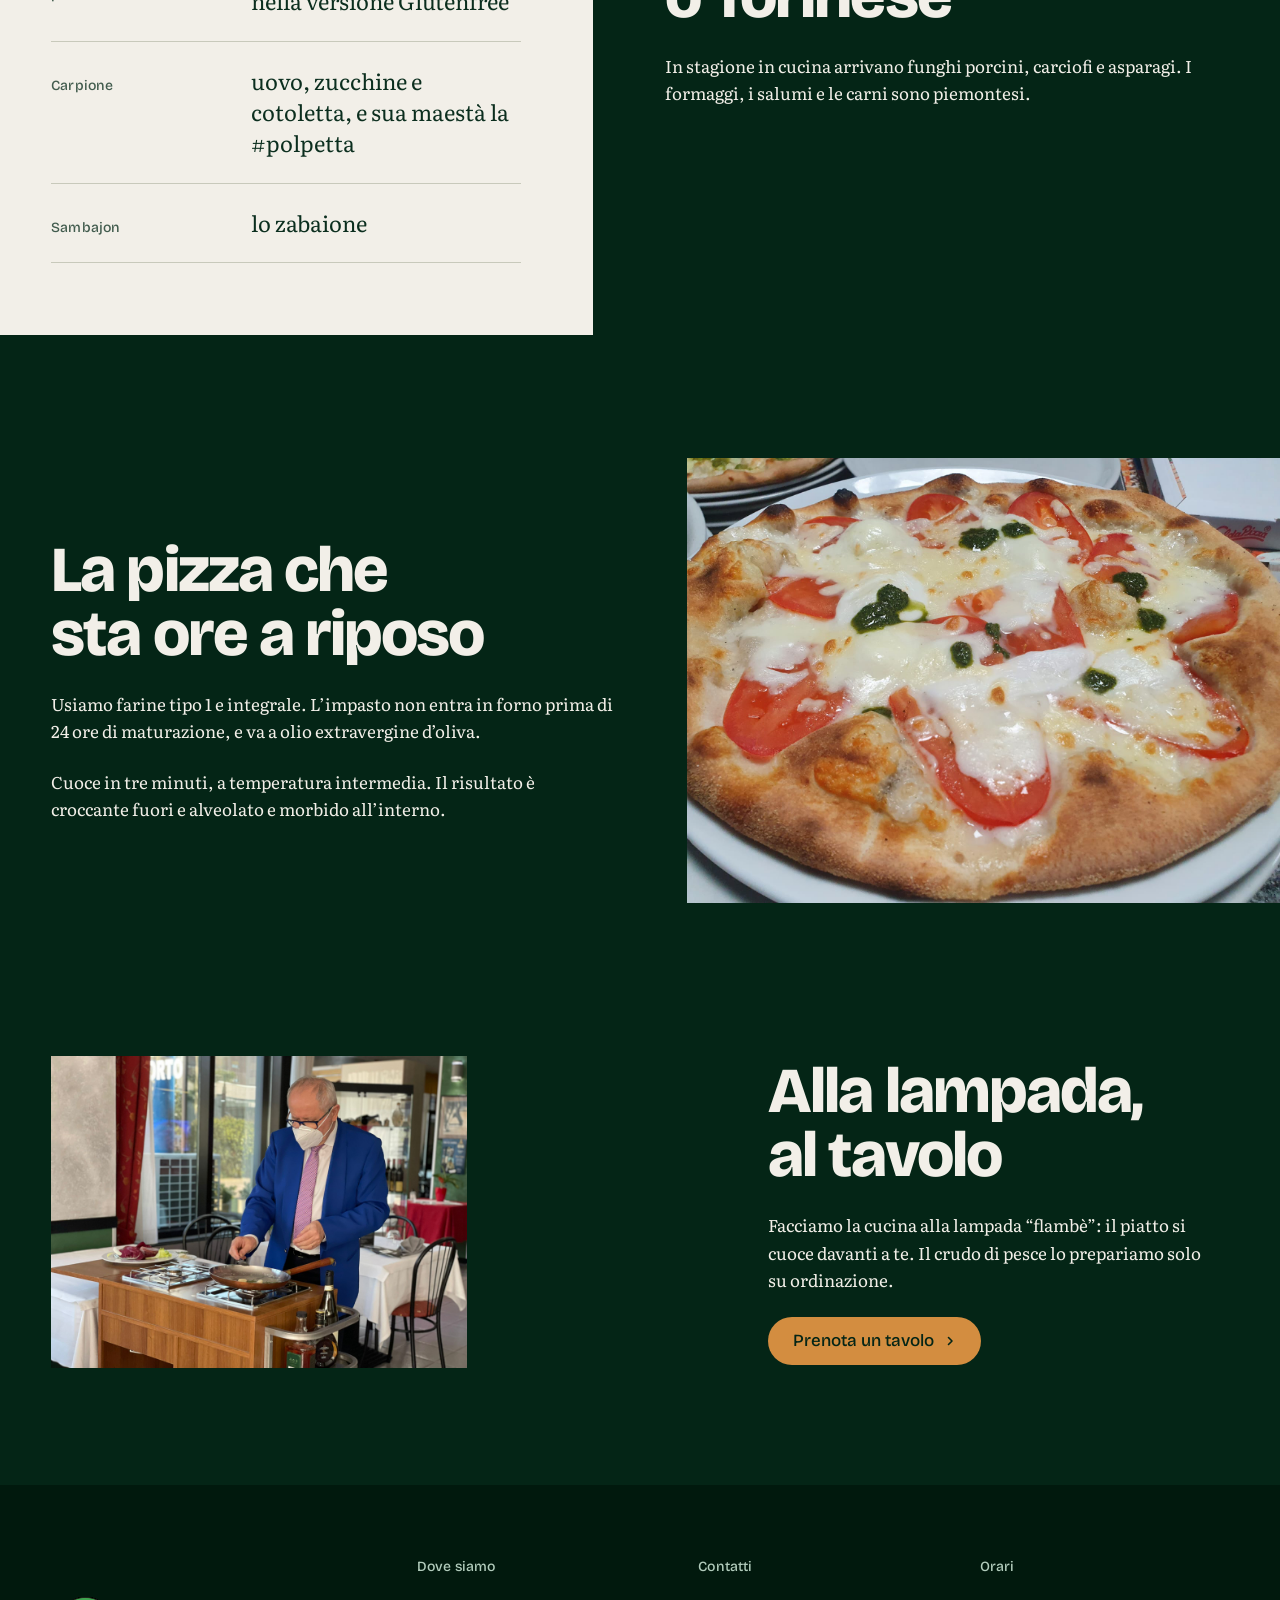
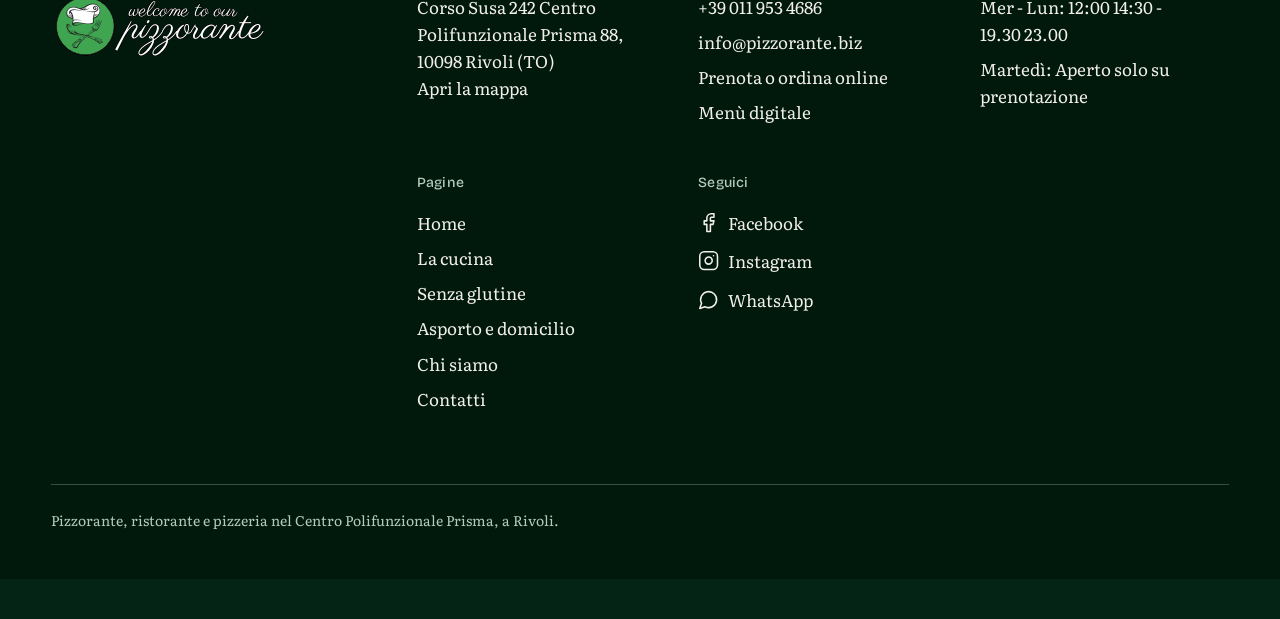
<file: pizzorante-066f7e7f/cucina.html>
<!doctype html>
<html lang="it">
<head><meta name="robots" content="noindex, nofollow">
<meta charset="utf-8">
<meta name="viewport" content="width=device-width, initial-scale=1">
<meta name="theme-color" content="#042516">
<title>La cucina | Pizzorante a Rivoli</title>
<meta name="description" content="La cucina del Pizzorante a Rivoli: pizza a lunga lievitazione, pasta fresca anche ripiena, specialità piemontesi, pesce fresco ogni giorno e cucina alla lampada.">
<link rel="icon" href="https://pizzorante.biz/Resources/img/icoweb.png" type="image/png">


<link rel="stylesheet" href="assets/fonts/3618b721600210b5.css">
<link rel="stylesheet" href="styles.css">
<script>document.documentElement.classList.add('m-enter','mo-js');setTimeout(()=>document.documentElement.classList.add('m-enter-done'),700);setTimeout(()=>document.documentElement.classList.add('mo-safe'),2500)</script>
<link rel="stylesheet" href="assets/motion/motion.css">
<link rel="stylesheet" href="assets/signature/signature.css">
<link rel="modulepreload" href="assets/moments/moments.js"><link rel="modulepreload" href="assets/moments/lib.js">
</head>
<body>
<a class="skip-link" href="#main">Vai al contenuto</a>

<header class="site-header">
  <nav class="wrap nav" aria-label="Principale">
    <a class="brand" href="index.html" aria-label="Pizzorante, pagina iniziale">
      <img src="assets/24a3cc21a43b332e.png" alt="Pizzorante" width="217" height="73">
    </a>
    <button class="nav__toggle" type="button" aria-expanded="false" aria-controls="nav-links">
      <svg class="icon" viewBox="0 0 24 24" aria-hidden="true"><line x1="4" x2="20" y1="6" y2="6"/><line x1="4" x2="20" y1="12" y2="12"/><line x1="4" x2="20" y1="18" y2="18"/></svg>
      <span>Menu</span>
    </button>
    <ul class="nav__links" id="nav-links">
      <li class="nav__item"><a class="nav__link" href="cucina.html" aria-current="page">La cucina</a></li>
      <li class="nav__item"><a class="nav__link" href="senza-glutine.html">Senza glutine</a></li>
      <li class="nav__item"><a class="nav__link" href="asporto.html">Asporto e domicilio</a></li>
      <li class="nav__item"><a class="nav__link" href="chi-siamo.html">Chi siamo</a></li>
      <li class="nav__item"><a class="nav__link" href="contatti.html">Contatti</a></li>
    </ul>
    <a class="nav__tel" href="tel:+390119534686" aria-label="Chiama +39 011 953 4686"><svg class="icon" viewBox="0 0 24 24" aria-hidden="true"><path d="M22 16.92v3a2 2 0 0 1-2.18 2 19.79 19.79 0 0 1-8.63-3.07 19.5 19.5 0 0 1-6-6 19.79 19.79 0 0 1-3.07-8.67A2 2 0 0 1 4.11 2h3a2 2 0 0 1 2 1.72 12.84 12.84 0 0 0 .7 2.81 2 2 0 0 1-.45 2.11L8.09 9.91a16 16 0 0 0 6 6l1.27-1.27a2 2 0 0 1 2.11-.45 12.84 12.84 0 0 0 2.81.7A2 2 0 0 1 22 16.92z"/></svg></a>
    <a class="btn btn--primary btn--sm nav__cta" href="https://pizzorante.horeca.passepartout.cloud:7610/nwac/?roomId=7" target="_blank" rel="noopener">Prenota</a>
  </nav>
</header>

<main id="main">

  <section class="hero page-hero bleed" data-enter aria-labelledby="hero-h">
    <div class="bleed__text">
      <h1 id="hero-h">Il forno, la pasta, il Piemonte</h1>
      <p class="lead">Pizza a lunga lievitazione, pasta fresca anche ripiena, cucina tipica italiana e piemontese, pesce fresco ogni giorno.</p>
      <div class="btn-row">
        <a class="btn btn--primary btn--xl" href="https://pizzorante.dayli-menu.website/home.php?lang=it" target="_blank" rel="noopener">Sfoglia il menù digitale <svg class="m-arrow" viewBox="0 0 12 12" aria-hidden="true"><path class="m-arrow__stem" d="M1 6h8"/><path class="m-arrow__head" d="M4.5 2.5 8 6l-3.5 3.5"/></svg></a>
        <a class="btn btn--secondary btn--xl" href="https://pizzorante.horeca.passepartout.cloud:7610/nwac/?roomId=7" target="_blank" rel="noopener">Prenota un tavolo</a>
      </div>
    </div>
    <div class="bleed__side">
      <div class="frame frame--43 hero__media">
        <img src="assets/38519f2c94a87c69.jpg" alt="Mozzarella in carrozza dorata nel piatto" width="1600" height="1200" fetchpriority="high">
      </div>
    </div>
  </section>

  <section class="section" id="piatti" data-moment="photo-chapters" aria-labelledby="piatti-h">
    <div class="wrap mo-ph">
      <div class="mo-ph__head"><h2 id="piatti-h">Dalla nostra cucina</h2><p>Cinque piatti, come arrivano in tavola.</p></div>
      <ol class="mo-ph__list">
        <li class="mo-ph__ch">
          <figure class="mo-ph__pic"><img src="assets/3595ca7a4d93332c.jpg" alt="Tris di carpacci nel piatto" width="1600" height="1200"></figure>
          <h3>Tris di carpacci</h3>
          <p>Tre carpacci nello stesso piatto.</p>
        </li>
        <li class="mo-ph__ch">
          <figure class="mo-ph__pic"><img src="assets/842edd0f5713dda5.jpg" alt="Baccalà servito nel piatto" width="1600" height="1200" loading="lazy"></figure>
          <h3>Baccalà</h3>
          <p>Il pesce fresco arriva ogni giorno.</p>
        </li>
        <li class="mo-ph__ch">
          <figure class="mo-ph__pic"><img src="assets/de28bf8285a0f517.jpg" alt="Insalata di mare" width="1600" height="1200" loading="lazy"></figure>
          <h3>Insalata di mare</h3>
          <p>Le spigole vengono da allevamenti certificati, le cozze da Olbia, Taranto, Chioggia e Viareggio.</p>
        </li>
        <li class="mo-ph__ch">
          <figure class="mo-ph__pic"><img src="assets/c00d0ccacf567d3c.jpg" alt="Ravioli con il sugo, primo piano" width="1600" height="1200" loading="lazy"></figure>
          <h3>Ravioli</h3>
          <p>La pasta è fresca, anche ripiena.</p>
        </li>
        <li class="mo-ph__ch">
          <figure class="mo-ph__pic"><img src="assets/8dd15f18307aa3a1.jpg" alt="Roast beef con verdure e lime" width="1600" height="1200" loading="lazy"></figure>
          <h3>Roast beef</h3>
          <p>Carni del territorio, con verdure di stagione.</p>
        </li>
      </ol>
    </div>
  </section>

  <section class="section section--screen bleed bleed--flip" id="piemonte" aria-labelledby="piemonte-h">
    <div class="bleed__text stack">
      <h2 id="piemonte-h" data-sg="split">Bagna cauda, Monferrina o Torinese</h2>
      <p>In stagione in cucina arrivano funghi porcini, carciofi e asparagi. I formaggi, i salumi e le carni sono piemontesi.</p>
    </div>
    <div class="bleed__side">
      <div class="cloth">
        <ul class="comanda" data-sg="reveal">
          <li><span class="comanda__k">Bagna Cauda</span><span class="comanda__v">puoi richiedere la versione Monferrina o quella Torinese</span></li>
          <li><span class="comanda__k">Gran bollito piemontese</span><span class="comanda__v">una specialità della nostra tavola</span></li>
          <li><span class="comanda__k">Fritto misto alla piemontese</span><span class="comanda__v">con o senza frattaglie e nella versione Glutenfree</span></li>
          <li><span class="comanda__k">Carpione</span><span class="comanda__v">uovo, zucchine e cotoletta, e sua maestà la #polpetta</span></li>
          <li><span class="comanda__k">Sambajon</span><span class="comanda__v">lo zabaione</span></li>
        </ul>
      </div>
    </div>
  </section>

  <section class="section bleed" id="pizza" aria-labelledby="pizza-h">
    <div class="bleed__text stack">
      <h2 id="pizza-h">La pizza che sta ore a riposo</h2>
      <p>Usiamo farine tipo 1 e integrale. L’impasto non entra in forno prima di 24 ore di maturazione, e va a olio extravergine d’oliva.</p>
      <p>Cuoce in tre minuti, a temperatura intermedia. Il risultato è croccante fuori e alveolato e morbido all’interno.</p>
    </div>
    <div class="bleed__side">
      <div class="frame frame--43" data-sg="wipe">
        <img src="assets/041e26630bdd4bac.jpg" alt="Una pizza del Pizzorante" loading="lazy">
      </div>
    </div>
  </section>

  <section class="section" id="lampada" aria-labelledby="lampada-h">
    <div class="wrap split">
      <div class="frame frame--small frame--43" data-sg="tilt">
        <img src="assets/23ac07b5990ebc6b.jpg" alt="Cucina alla lampada: un piatto flambè preparato al tavolo" width="1600" height="1200" loading="lazy">
      </div>
      <div class="stack">
        <h2 id="lampada-h">Alla lampada, al tavolo</h2>
        <p>Facciamo la cucina alla lampada “flambè”: il piatto si cuoce davanti a te. Il crudo di pesce lo prepariamo solo su ordinazione.</p>
        <p><a class="btn btn--primary" href="https://pizzorante.horeca.passepartout.cloud:7610/nwac/?roomId=7" target="_blank" rel="noopener">Prenota un tavolo <svg class="m-arrow" viewBox="0 0 12 12" aria-hidden="true"><path class="m-arrow__stem" d="M1 6h8"/><path class="m-arrow__head" d="M4.5 2.5 8 6l-3.5 3.5"/></svg></a></p>
      </div>
    </div>
  </section>

</main>

<footer class="footer">
  <div class="wrap">
    <div class="footer__top">
      <a class="footer__brand" href="index.html" aria-label="Pizzorante, pagina iniziale">
        <img src="assets/24a3cc21a43b332e.png" alt="Pizzorante" width="217" height="73" loading="lazy">
      </a>
      <div class="footer__cols">
        <div>
          <h2 class="footer__title">Dove siamo</h2>
          <address>
            <p>Corso Susa 242 Centro Polifunzionale Prisma 88, 10098 Rivoli (TO)</p>
          </address>
          <ul>
            <li><a href="https://g.page/pizzorante-il?share" target="_blank" rel="noopener">Apri la mappa</a></li>
          </ul>
        </div>
        <div>
          <h2 class="footer__title">Contatti</h2>
          <ul>
            <li><a href="tel:+390119534686">+39 011 953 4686</a></li>
            <li><a href="mailto:info@pizzorante.biz">info@pizzorante.biz</a></li>
            <li><a href="https://pizzorante.horeca.passepartout.cloud:7610/nwac/?roomId=7" target="_blank" rel="noopener">Prenota o ordina online</a></li>
            <li><a href="https://pizzorante.dayli-menu.website/home.php?lang=it" target="_blank" rel="noopener">Menù digitale</a></li>
          </ul>
        </div>
        <div>
          <h2 class="footer__title">Orari</h2>
          <p>Mer - Lun: 12:00 14:30 - 19.30  23.00</p>
          <p>Martedì: Aperto solo su prenotazione</p>
        </div>
        <div>
          <h2 class="footer__title">Pagine</h2>
          <ul>
            <li><a href="index.html">Home</a></li>
            <li><a href="cucina.html">La cucina</a></li>
            <li><a href="senza-glutine.html">Senza glutine</a></li>
            <li><a href="asporto.html">Asporto e domicilio</a></li>
            <li><a href="chi-siamo.html">Chi siamo</a></li>
            <li><a href="contatti.html">Contatti</a></li>
          </ul>
        </div>
        <div>
          <h2 class="footer__title">Seguici</h2>
          <ul class="footer__social">
            <li><a href="https://it-it.facebook.com/pizzorante.il/" target="_blank" rel="noopener"><svg class="icon" viewBox="0 0 24 24" aria-hidden="true"><path d="M18 2h-3a5 5 0 0 0-5 5v3H7v4h3v8h4v-8h3l1-4h-4V7a1 1 0 0 1 1-1h3z"/></svg>Facebook</a></li>
            <li><a href="https://www.instagram.com/pizzorante_prisma/?hl=it" target="_blank" rel="noopener"><svg class="icon" viewBox="0 0 24 24" aria-hidden="true"><rect width="20" height="20" x="2" y="2" rx="5" ry="5"/><path d="M16 11.37A4 4 0 1 1 12.63 8 4 4 0 0 1 16 11.37z"/><line x1="17.5" x2="17.51" y1="6.5" y2="6.5"/></svg>Instagram</a></li>
            <li><a href="https://api.whatsapp.com/send?phone=390119534686" target="_blank" rel="noopener"><svg class="icon" viewBox="0 0 24 24" aria-hidden="true"><path d="M7.9 20A9 9 0 1 0 4 16.1L2 22Z"/></svg>WhatsApp</a></li>
          </ul>
        </div>
      </div>
    </div>
    <p class="footer__base">Pizzorante, ristorante e pizzeria nel Centro Polifunzionale Prisma, a Rivoli.</p>
  </div>
</footer>

<script src="script.js" defer></script>
<script type="module" src="assets/motion/motion.js"></script>
<script type="module" src="assets/signature/signature.js"></script>
<script type="module" src="assets/moments/moments.js"></script>
<div aria-hidden="true" style="height:40px"></div><div role="note" style="position:fixed;left:0;right:0;bottom:0;z-index:2147483647;margin:0;padding:8px 12px;background:#111827;color:#fff;text-align:center;font:13px/1.4 system-ui,sans-serif">Anteprima di un nuovo sito proposto a Pizzorante. Non è il sito ufficiale.</div></body>
</html>
</file>
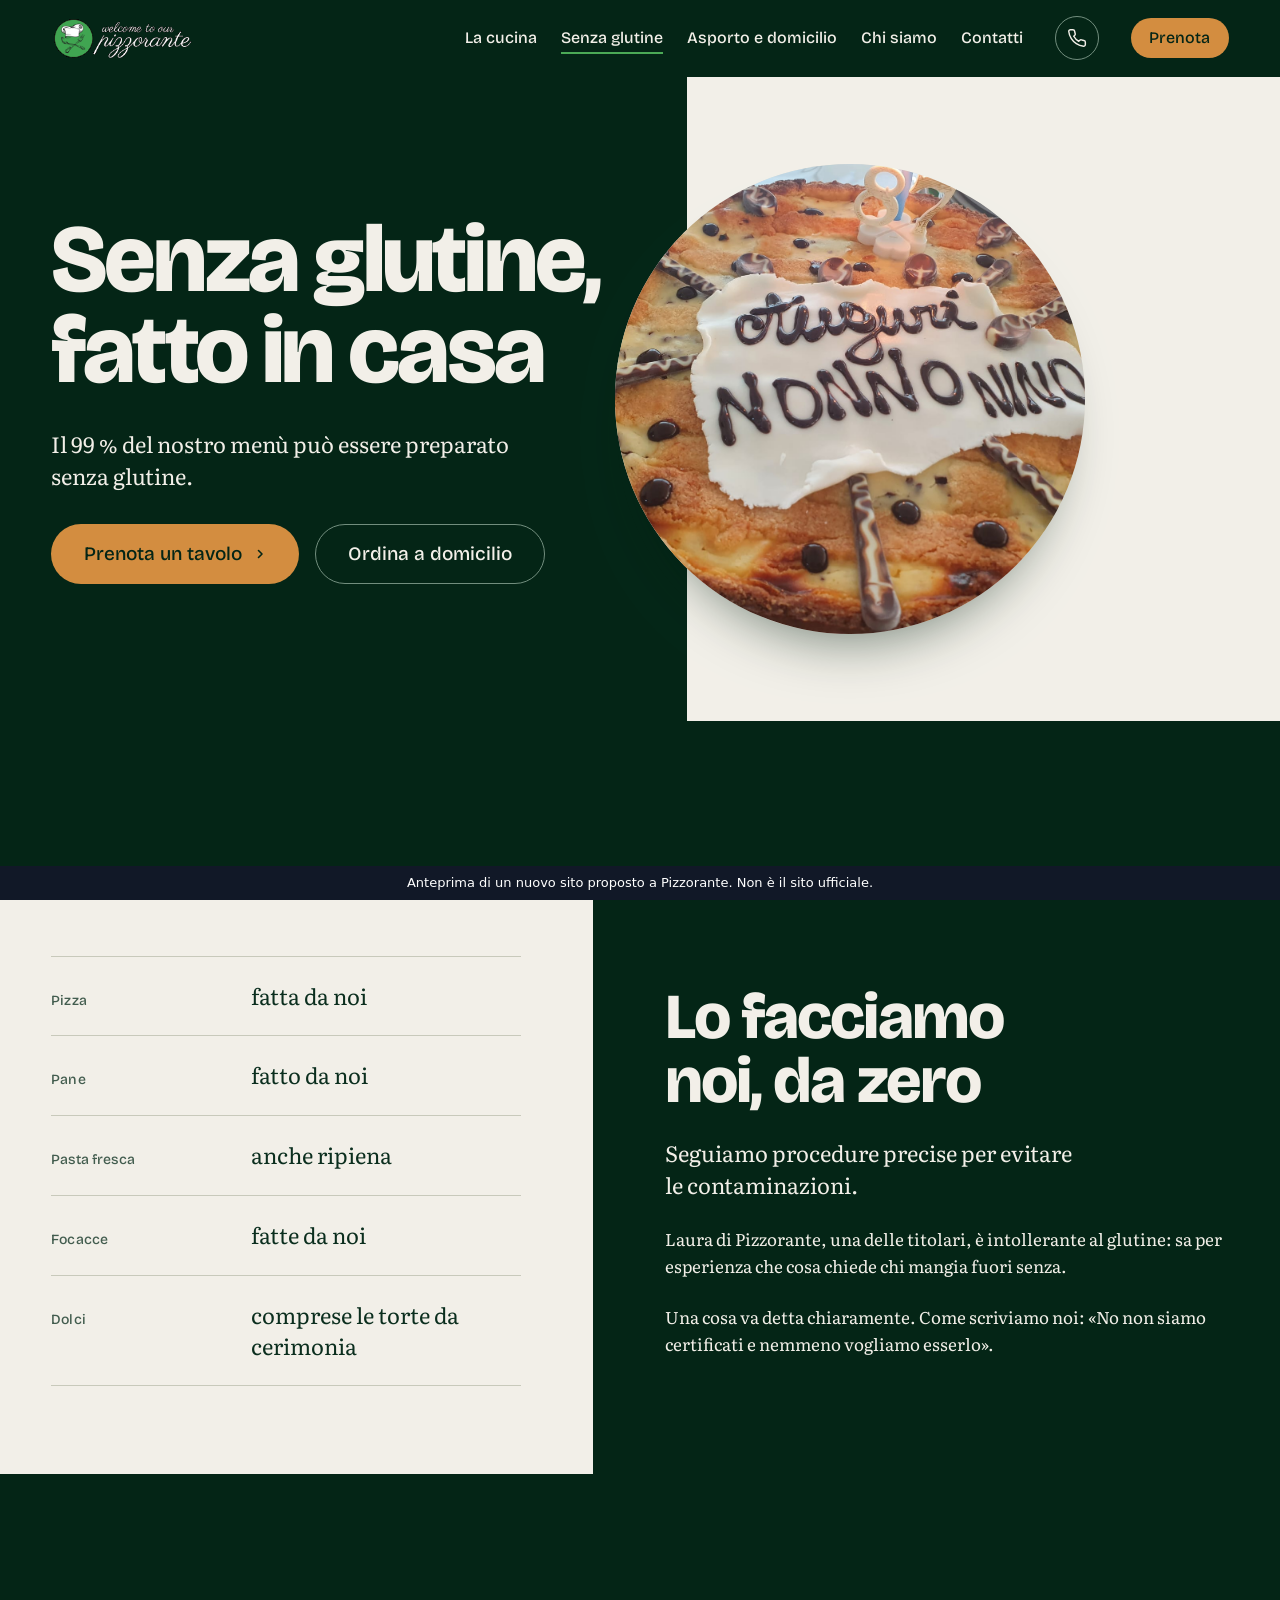
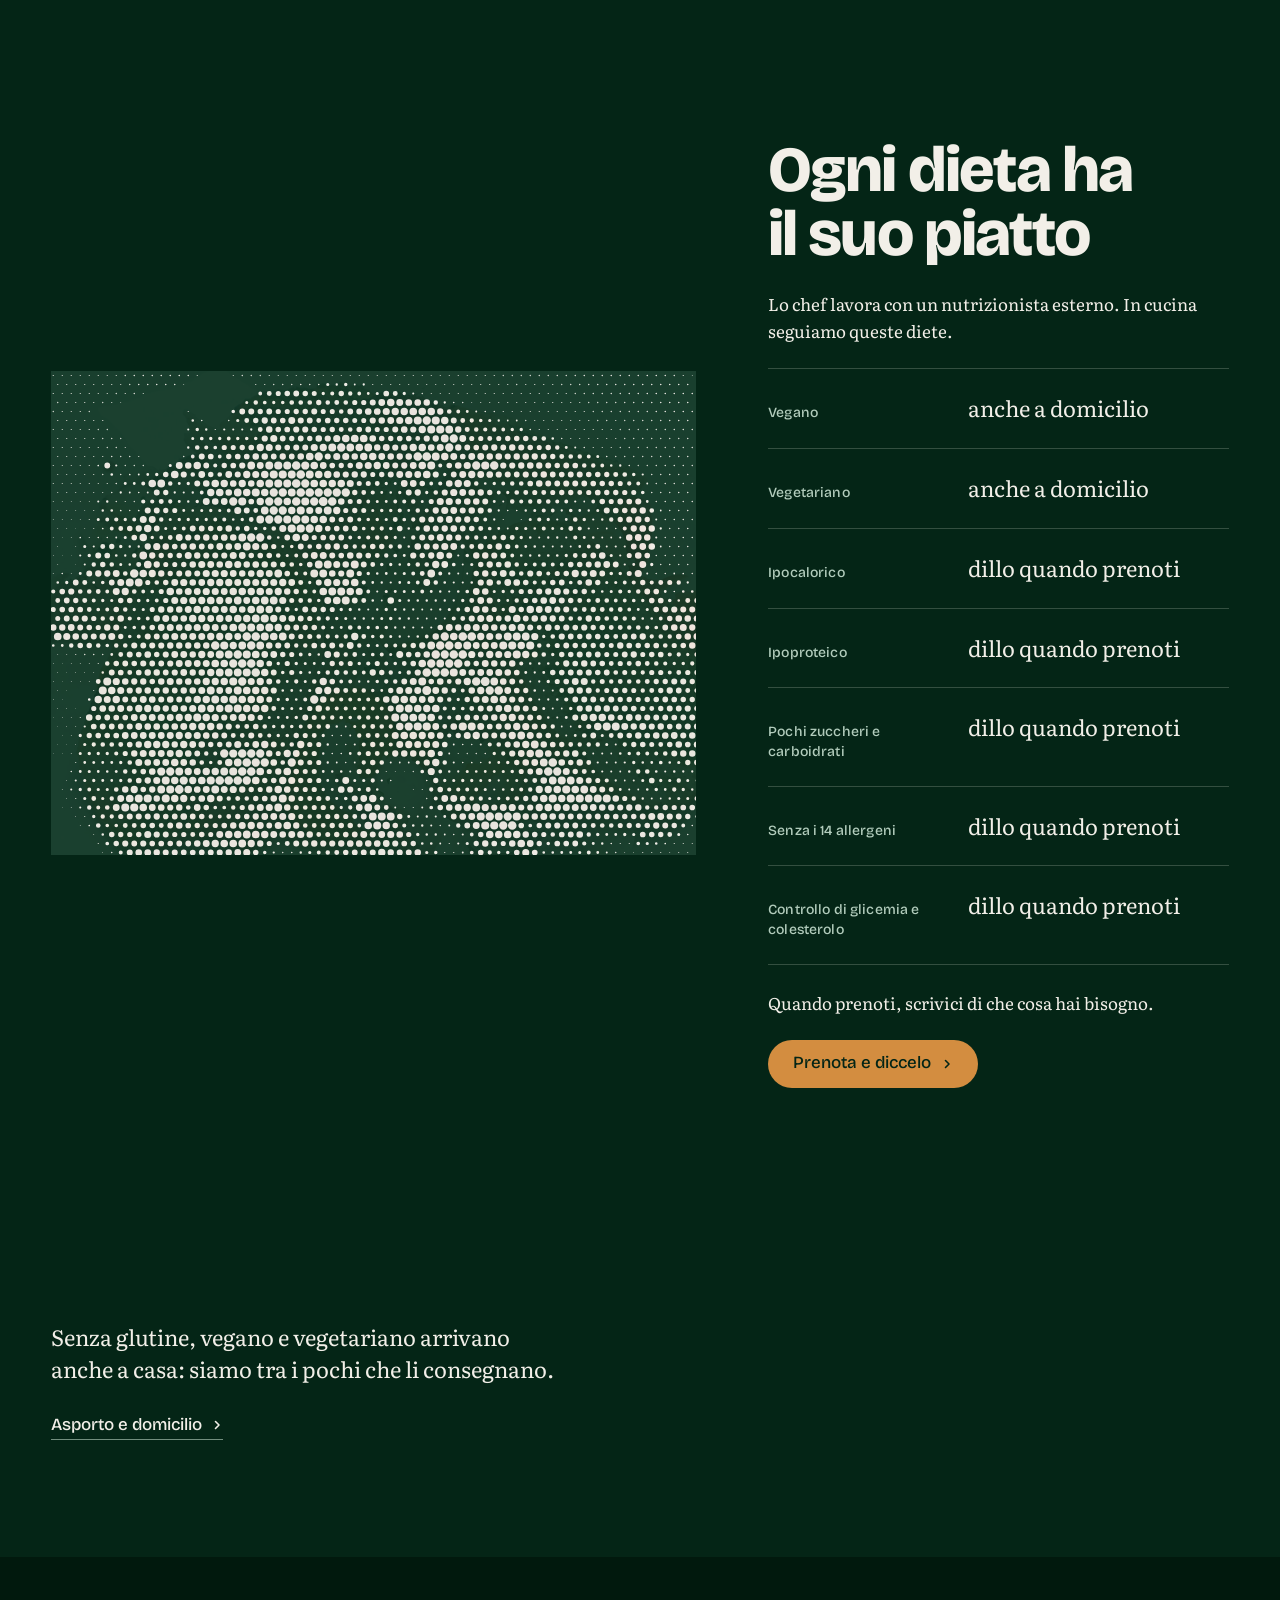
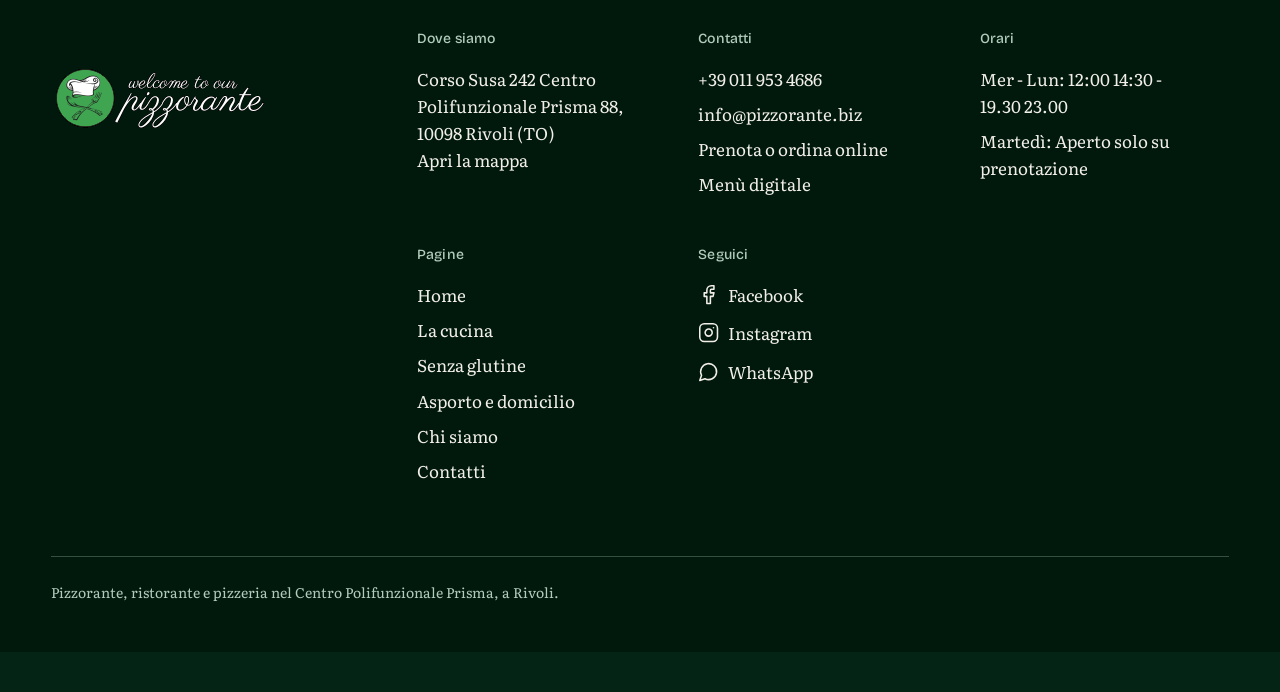
<file: pizzorante-066f7e7f/senza-glutine.html>
<!doctype html>
<html lang="it">
<head><meta name="robots" content="noindex, nofollow">
<meta charset="utf-8">
<meta name="viewport" content="width=device-width, initial-scale=1">
<meta name="theme-color" content="#042516">
<title>Senza glutine | Pizzorante a Rivoli</title>
<meta name="description" content="Il 99 % del menù del Pizzorante di Rivoli può essere preparato senza glutine. Pizza, pane, pasta fresca, focacce e dolci li facciamo noi. Diete speciali con il nostro nutrizionista.">
<link rel="icon" href="https://pizzorante.biz/Resources/img/icoweb.png" type="image/png">


<link rel="stylesheet" href="assets/fonts/3618b721600210b5.css">
<link rel="stylesheet" href="styles.css">
<script>document.documentElement.classList.add('m-enter','mo-js');setTimeout(()=>document.documentElement.classList.add('m-enter-done'),700);setTimeout(()=>document.documentElement.classList.add('mo-safe'),2500)</script>
<link rel="stylesheet" href="assets/motion/motion.css">
<link rel="stylesheet" href="assets/signature/signature.css">
<link rel="modulepreload" href="assets/moments/moments.js"><link rel="modulepreload" href="assets/moments/lib.js">
</head>
<body>
<a class="skip-link" href="#main">Vai al contenuto</a>

<header class="site-header">
  <nav class="wrap nav" aria-label="Principale">
    <a class="brand" href="index.html" aria-label="Pizzorante, pagina iniziale">
      <img src="assets/24a3cc21a43b332e.png" alt="Pizzorante" width="217" height="73">
    </a>
    <button class="nav__toggle" type="button" aria-expanded="false" aria-controls="nav-links">
      <svg class="icon" viewBox="0 0 24 24" aria-hidden="true"><line x1="4" x2="20" y1="6" y2="6"/><line x1="4" x2="20" y1="12" y2="12"/><line x1="4" x2="20" y1="18" y2="18"/></svg>
      <span>Menu</span>
    </button>
    <ul class="nav__links" id="nav-links">
      <li class="nav__item"><a class="nav__link" href="cucina.html">La cucina</a></li>
      <li class="nav__item"><a class="nav__link" href="senza-glutine.html" aria-current="page">Senza glutine</a></li>
      <li class="nav__item"><a class="nav__link" href="asporto.html">Asporto e domicilio</a></li>
      <li class="nav__item"><a class="nav__link" href="chi-siamo.html">Chi siamo</a></li>
      <li class="nav__item"><a class="nav__link" href="contatti.html">Contatti</a></li>
    </ul>
    <a class="nav__tel" href="tel:+390119534686" aria-label="Chiama +39 011 953 4686"><svg class="icon" viewBox="0 0 24 24" aria-hidden="true"><path d="M22 16.92v3a2 2 0 0 1-2.18 2 19.79 19.79 0 0 1-8.63-3.07 19.5 19.5 0 0 1-6-6 19.79 19.79 0 0 1-3.07-8.67A2 2 0 0 1 4.11 2h3a2 2 0 0 1 2 1.72 12.84 12.84 0 0 0 .7 2.81 2 2 0 0 1-.45 2.11L8.09 9.91a16 16 0 0 0 6 6l1.27-1.27a2 2 0 0 1 2.11-.45 12.84 12.84 0 0 0 2.81.7A2 2 0 0 1 22 16.92z"/></svg></a>
    <a class="btn btn--primary btn--sm nav__cta" href="https://pizzorante.horeca.passepartout.cloud:7610/nwac/?roomId=7" target="_blank" rel="noopener">Prenota</a>
  </nav>
</header>

<main id="main">

  <section class="hero page-hero bleed" data-enter aria-labelledby="hero-h">
    <div class="bleed__text">
      <h1 id="hero-h">Senza glutine, fatto in casa</h1>
      <p class="lead">Il 99 % del nostro menù può essere preparato senza glutine.</p>
      <div class="btn-row">
        <a class="btn btn--primary btn--xl" href="https://pizzorante.horeca.passepartout.cloud:7610/nwac/?roomId=7" target="_blank" rel="noopener">Prenota un tavolo <svg class="m-arrow" viewBox="0 0 12 12" aria-hidden="true"><path class="m-arrow__stem" d="M1 6h8"/><path class="m-arrow__head" d="M4.5 2.5 8 6l-3.5 3.5"/></svg></a>
        <a class="btn btn--secondary btn--xl" href="https://pizzorante.horeca.passepartout.cloud:7610/nwac/?roomId=7" target="_blank" rel="noopener">Ordina a domicilio</a>
      </div>
    </div>
    <div class="bleed__side">
      <div class="cloth hero__media">
        <figure class="plate" data-sg="spin" data-sg-turn="120">
          <img src="assets/96dfc37ad7e85380.jpg" alt="Torta di ricotta vista dall’alto, con una scritta decorata" width="1600" height="1200" fetchpriority="high">
        </figure>
      </div>
    </div>
  </section>

  <section class="section section--screen bleed bleed--flip" id="in-casa" aria-labelledby="incasa-h">
    <div class="bleed__text stack">
      <h2 id="incasa-h">Lo facciamo noi, da zero</h2>
      <p class="lead">Seguiamo procedure precise per evitare le contaminazioni.</p>
      <p>Laura di Pizzorante, una delle titolari, è intollerante al glutine: sa per esperienza che cosa chiede chi mangia fuori senza.</p>
      <p>Una cosa va detta chiaramente. Come scriviamo noi: «No non siamo certificati e nemmeno vogliamo esserlo».</p>
    </div>
    <div class="bleed__side">
      <div class="cloth">
        <ul class="comanda" data-sg="reveal">
          <li><span class="comanda__k">Pizza</span><span class="comanda__v">fatta da noi</span></li>
          <li><span class="comanda__k">Pane</span><span class="comanda__v">fatto da noi</span></li>
          <li><span class="comanda__k">Pasta fresca</span><span class="comanda__v">anche ripiena</span></li>
          <li><span class="comanda__k">Focacce</span><span class="comanda__v">fatte da noi</span></li>
          <li><span class="comanda__k">Dolci</span><span class="comanda__v">comprese le torte da cerimonia</span></li>
        </ul>
      </div>
    </div>
  </section>

  <section class="section" id="diete" aria-labelledby="diete-h">
    <div class="wrap split">
      <figure class="photo-frame frame--43" data-moment="picture-develops"><img src="assets/db95daa44b12adfe.jpg" alt="Una grande insalata con verdure fresche" width="2016" height="1512" loading="lazy"></figure>
      <div class="stack">
        <h2 id="diete-h">Ogni dieta ha il suo piatto</h2>
        <p>Lo chef lavora con un nutrizionista esterno. In cucina seguiamo queste diete.</p>
        <ul class="comanda" data-sg="reveal">
          <li><span class="comanda__k">Vegano</span><span class="comanda__v">anche a domicilio</span></li>
          <li><span class="comanda__k">Vegetariano</span><span class="comanda__v">anche a domicilio</span></li>
          <li><span class="comanda__k">Ipocalorico</span><span class="comanda__v">dillo quando prenoti</span></li>
          <li><span class="comanda__k">Ipoproteico</span><span class="comanda__v">dillo quando prenoti</span></li>
          <li><span class="comanda__k">Pochi zuccheri e carboidrati</span><span class="comanda__v">dillo quando prenoti</span></li>
          <li><span class="comanda__k">Senza i 14 allergeni</span><span class="comanda__v">dillo quando prenoti</span></li>
          <li><span class="comanda__k">Controllo di glicemia e colesterolo</span><span class="comanda__v">dillo quando prenoti</span></li>
        </ul>
        <p>Quando prenoti, scrivici di che cosa hai bisogno.</p>
        <p><a class="btn btn--primary" href="https://pizzorante.horeca.passepartout.cloud:7610/nwac/?roomId=7" target="_blank" rel="noopener">Prenota e diccelo <svg class="m-arrow" viewBox="0 0 12 12" aria-hidden="true"><path class="m-arrow__stem" d="M1 6h8"/><path class="m-arrow__head" d="M4.5 2.5 8 6l-3.5 3.5"/></svg></a></p>
      </div>
    </div>
  </section>

  <section class="section" id="domicilio" aria-label="Anche a casa">
    <div class="wrap stack">
      <p class="lead">Senza glutine, vegano e vegetariano arrivano anche a casa: siamo tra i pochi che li consegnano.</p>
      <p><a class="m-link" href="asporto.html">Asporto e domicilio <svg class="m-arrow" viewBox="0 0 12 12" aria-hidden="true"><path class="m-arrow__stem" d="M1 6h8"/><path class="m-arrow__head" d="M4.5 2.5 8 6l-3.5 3.5"/></svg></a></p>
    </div>
  </section>

</main>

<footer class="footer">
  <div class="wrap">
    <div class="footer__top">
      <a class="footer__brand" href="index.html" aria-label="Pizzorante, pagina iniziale">
        <img src="assets/24a3cc21a43b332e.png" alt="Pizzorante" width="217" height="73" loading="lazy">
      </a>
      <div class="footer__cols">
        <div>
          <h2 class="footer__title">Dove siamo</h2>
          <address>
            <p>Corso Susa 242 Centro Polifunzionale Prisma 88, 10098 Rivoli (TO)</p>
          </address>
          <ul>
            <li><a href="https://g.page/pizzorante-il?share" target="_blank" rel="noopener">Apri la mappa</a></li>
          </ul>
        </div>
        <div>
          <h2 class="footer__title">Contatti</h2>
          <ul>
            <li><a href="tel:+390119534686">+39 011 953 4686</a></li>
            <li><a href="mailto:info@pizzorante.biz">info@pizzorante.biz</a></li>
            <li><a href="https://pizzorante.horeca.passepartout.cloud:7610/nwac/?roomId=7" target="_blank" rel="noopener">Prenota o ordina online</a></li>
            <li><a href="https://pizzorante.dayli-menu.website/home.php?lang=it" target="_blank" rel="noopener">Menù digitale</a></li>
          </ul>
        </div>
        <div>
          <h2 class="footer__title">Orari</h2>
          <p>Mer - Lun: 12:00 14:30 - 19.30  23.00</p>
          <p>Martedì: Aperto solo su prenotazione</p>
        </div>
        <div>
          <h2 class="footer__title">Pagine</h2>
          <ul>
            <li><a href="index.html">Home</a></li>
            <li><a href="cucina.html">La cucina</a></li>
            <li><a href="senza-glutine.html">Senza glutine</a></li>
            <li><a href="asporto.html">Asporto e domicilio</a></li>
            <li><a href="chi-siamo.html">Chi siamo</a></li>
            <li><a href="contatti.html">Contatti</a></li>
          </ul>
        </div>
        <div>
          <h2 class="footer__title">Seguici</h2>
          <ul class="footer__social">
            <li><a href="https://it-it.facebook.com/pizzorante.il/" target="_blank" rel="noopener"><svg class="icon" viewBox="0 0 24 24" aria-hidden="true"><path d="M18 2h-3a5 5 0 0 0-5 5v3H7v4h3v8h4v-8h3l1-4h-4V7a1 1 0 0 1 1-1h3z"/></svg>Facebook</a></li>
            <li><a href="https://www.instagram.com/pizzorante_prisma/?hl=it" target="_blank" rel="noopener"><svg class="icon" viewBox="0 0 24 24" aria-hidden="true"><rect width="20" height="20" x="2" y="2" rx="5" ry="5"/><path d="M16 11.37A4 4 0 1 1 12.63 8 4 4 0 0 1 16 11.37z"/><line x1="17.5" x2="17.51" y1="6.5" y2="6.5"/></svg>Instagram</a></li>
            <li><a href="https://api.whatsapp.com/send?phone=390119534686" target="_blank" rel="noopener"><svg class="icon" viewBox="0 0 24 24" aria-hidden="true"><path d="M7.9 20A9 9 0 1 0 4 16.1L2 22Z"/></svg>WhatsApp</a></li>
          </ul>
        </div>
      </div>
    </div>
    <p class="footer__base">Pizzorante, ristorante e pizzeria nel Centro Polifunzionale Prisma, a Rivoli.</p>
  </div>
</footer>

<script src="script.js" defer></script>
<script type="module" src="assets/motion/motion.js"></script>
<script type="module" src="assets/signature/signature.js"></script>
<script type="module" src="assets/moments/moments.js"></script>
<div aria-hidden="true" style="height:40px"></div><div role="note" style="position:fixed;left:0;right:0;bottom:0;z-index:2147483647;margin:0;padding:8px 12px;background:#111827;color:#fff;text-align:center;font:13px/1.4 system-ui,sans-serif">Anteprima di un nuovo sito proposto a Pizzorante. Non è il sito ufficiale.</div></body>
</html>
</file>
<file: pizzorante-066f7e7f/assets/fonts/3618b721600210b5.css>
@font-face {
  font-family: 'Bricolage Grotesque';
  font-style: normal;
  font-weight: 500;
  font-stretch: 100%;
  font-display: swap;
  src: url(776f6dcaf03636cd.woff2) format('woff2');
  unicode-range: U+0100-02BA, U+02BD-02C5, U+02C7-02CC, U+02CE-02D7, U+02DD-02FF, U+0304, U+0308, U+0329, U+1D00-1DBF, U+1E00-1E9F, U+1EF2-1EFF, U+2020, U+20A0-20AB, U+20AD-20C4, U+2113, U+2C60-2C7F, U+A720-A7FF;
}
@font-face {
  font-family: 'Bricolage Grotesque';
  font-style: normal;
  font-weight: 500;
  font-stretch: 100%;
  font-display: swap;
  src: url(a79fdb52d4a5c765.woff2) format('woff2');
  unicode-range: U+0000-00FF, U+0131, U+0152-0153, U+02BB-02BC, U+02C6, U+02DA, U+02DC, U+0304, U+0308, U+0329, U+2000-206F, U+20AC, U+2122, U+2191, U+2193, U+2212, U+2215, U+FEFF, U+FFFD;
}
@font-face {
  font-family: 'Bricolage Grotesque';
  font-style: normal;
  font-weight: 800;
  font-stretch: 100%;
  font-display: swap;
  src: url(776f6dcaf03636cd.woff2) format('woff2');
  unicode-range: U+0100-02BA, U+02BD-02C5, U+02C7-02CC, U+02CE-02D7, U+02DD-02FF, U+0304, U+0308, U+0329, U+1D00-1DBF, U+1E00-1E9F, U+1EF2-1EFF, U+2020, U+20A0-20AB, U+20AD-20C4, U+2113, U+2C60-2C7F, U+A720-A7FF;
}
@font-face {
  font-family: 'Bricolage Grotesque';
  font-style: normal;
  font-weight: 800;
  font-stretch: 100%;
  font-display: swap;
  src: url(a79fdb52d4a5c765.woff2) format('woff2');
  unicode-range: U+0000-00FF, U+0131, U+0152-0153, U+02BB-02BC, U+02C6, U+02DA, U+02DC, U+0304, U+0308, U+0329, U+2000-206F, U+20AC, U+2122, U+2191, U+2193, U+2212, U+2215, U+FEFF, U+FFFD;
}
@font-face {
  font-family: 'Literata';
  font-style: normal;
  font-weight: 400;
  font-display: swap;
  src: url(334990a82ce173e5.woff2) format('woff2');
  unicode-range: U+0100-02BA, U+02BD-02C5, U+02C7-02CC, U+02CE-02D7, U+02DD-02FF, U+0304, U+0308, U+0329, U+1D00-1DBF, U+1E00-1E9F, U+1EF2-1EFF, U+2020, U+20A0-20AB, U+20AD-20C4, U+2113, U+2C60-2C7F, U+A720-A7FF;
}
@font-face {
  font-family: 'Literata';
  font-style: normal;
  font-weight: 400;
  font-display: swap;
  src: url(7478e1920209e51d.woff2) format('woff2');
  unicode-range: U+0000-00FF, U+0131, U+0152-0153, U+02BB-02BC, U+02C6, U+02DA, U+02DC, U+0304, U+0308, U+0329, U+2000-206F, U+20AC, U+2122, U+2191, U+2193, U+2212, U+2215, U+FEFF, U+FFFD;
}
@font-face {
  font-family: 'Literata';
  font-style: normal;
  font-weight: 600;
  font-display: swap;
  src: url(334990a82ce173e5.woff2) format('woff2');
  unicode-range: U+0100-02BA, U+02BD-02C5, U+02C7-02CC, U+02CE-02D7, U+02DD-02FF, U+0304, U+0308, U+0329, U+1D00-1DBF, U+1E00-1E9F, U+1EF2-1EFF, U+2020, U+20A0-20AB, U+20AD-20C4, U+2113, U+2C60-2C7F, U+A720-A7FF;
}
@font-face {
  font-family: 'Literata';
  font-style: normal;
  font-weight: 600;
  font-display: swap;
  src: url(7478e1920209e51d.woff2) format('woff2');
  unicode-range: U+0000-00FF, U+0131, U+0152-0153, U+02BB-02BC, U+02C6, U+02DA, U+02DC, U+0304, U+0308, U+0329, U+2000-206F, U+20AC, U+2122, U+2191, U+2193, U+2212, U+2215, U+FEFF, U+FFFD;
}
</file>
<file: pizzorante-066f7e7f/styles.css>
/* ==========================================================================
   Pizzorante: "la sala verde". The room at night under its green ceiling,
   white tablecloths, the food laid on them. See design.md for the decisions.
   ========================================================================== */

/* ------------------------------------------------------------------ tokens */
:root {
  /* palette: named colours (OKLCH, hex fallback first) */
  --sala: #042516;        --sala: oklch(0.235 0.048 160);   /* page ground: the room at night */
  --sala-deep: #021a0f;   --sala-deep: oklch(0.19 0.040 160); /* footer, darker band */
  --sala-alta: #0f3727;   --sala-alta: oklch(0.30 0.055 160); /* second ground, hover ground */
  --tovaglia: #F2EFE8;    --tovaglia: oklch(0.953 0.010 85);  /* the tablecloth: text on green, cloth panels */
  --crosta: #D3913F;      --crosta: oklch(0.70 0.125 66);     /* pizza crust: the action colour */
  --badge: #4CAA5A;       --badge: oklch(0.66 0.150 146);     /* the logo's badge green: the accent */
  --salvia: #AFCBBB;      --salvia: oklch(0.82 0.035 160);    /* muted text on green */
  --inchiostro: #082d1e;  --inchiostro: oklch(0.27 0.050 160);/* text on cloth */
  --linea: #2c4a3c;       --linea: oklch(0.40 0.040 160);     /* hairline on green */
  --linea-forte: #6f8f7f; --linea-forte: oklch(0.62 0.040 160);

  /* kit tokens (design/kit.md) */
  --bg: var(--sala);
  --surface: var(--sala-alta);
  --card: var(--tovaglia);
  --ink: var(--tovaglia);
  --muted: var(--salvia);
  --accent: var(--badge);
  --accent-ink: var(--sala);
  --action: var(--crosta);
  --action-ink: var(--sala);
  --line: var(--linea);
  --line-strong: var(--linea-forte);
  --ground-bg: var(--bg);

  /* type */
  --font-display: "Bricolage Grotesque", "Arial Narrow", sans-serif;
  --font-text: "Literata", "Iowan Old Style", serif;
  --display-weight: 800;
  --display-tracking: -0.03em;
  --t-small: 0.875rem;
  --t-body: 1.0625rem;
  --t-lead: 1.375rem;
  --t-h3: clamp(1.5rem, 1.2rem + 1.2vw, 2rem);
  --t-h2: clamp(2.25rem, 1.4rem + 3.4vw, 4rem);
  --t-h1: clamp(3rem, 1.5rem + 6vw, 6rem);
  --lh-body: 1.6;
  --lh-lead: 1.45;
  --measure: 68ch;

  /* space */
  --s-1: 0.25rem;
  --s-2: 0.5rem;
  --s-3: 1rem;
  --s-4: 1.5rem;
  --s-5: 2rem;
  --s-6: 3rem;
  --s-7: 4.5rem;
  --s-8: clamp(4.5rem, 2.5rem + 6vw, 8rem);
  --gutter: clamp(1.25rem, 4vw, 3.5rem);
  --max: 84rem;
  --nav-h: 76px;
  --logo-h: 48px;
  --plate: 30rem;
  --frame-small: 26rem;

  /* shape and motion */
  --r-sm: 0;
  --r-md: 0;
  --r-lg: 0;
  --r-btn: 999px;
  --r-round: 50%;
  --ease: cubic-bezier(.2, .8, .2, 1);
  --ease-out: cubic-bezier(.22, 1, .36, 1);
  --dur-ui: 200ms;
  --shadow-plate: 0 2.25rem 3.5rem -2rem oklch(0.20 0.05 160 / 0.55);

  /* layers */
  --z-header: 30;
  --z-skip: 50;
}
@media (max-width: 639px) {
  :root { --nav-h: 64px; --logo-h: 42px; }
}

/* the cloth re-scopes the tokens: everything inside reads dark on cloth */
.cloth,
.section--cloth {
  --bg: var(--tovaglia);
  --surface: #e6e2d8; --surface: oklch(0.91 0.014 85);
  --ink: var(--inchiostro);
  --muted: #4b6357; --muted: oklch(0.45 0.040 160);
  --accent: #2f7a3c; --accent: oklch(0.48 0.130 146);
  --accent-ink: var(--tovaglia);
  --action: var(--sala);
  --action-ink: var(--tovaglia);
  --line: #cbc9bb; --line: oklch(0.83 0.018 110);
  --line-strong: #6f8378; --line-strong: oklch(0.55 0.030 160);
  background: var(--bg);
  color: var(--ink);
}

/* ------------------------------------------------------------------ base */
*, *::before, *::after { box-sizing: border-box; }
html {
  color-scheme: dark;
  background: var(--bg);
  color: var(--ink);
  caret-color: var(--crosta);
  accent-color: var(--crosta);
  scrollbar-color: var(--linea-forte) var(--sala-deep);
  scroll-behavior: smooth;
  scroll-padding-top: calc(var(--nav-h) + var(--s-3));
  -webkit-text-size-adjust: 100%;
}
@media (prefers-reduced-motion: reduce) { html { scroll-behavior: auto; } }
body {
  margin: 0;
  font-family: var(--font-text);
  font-size: var(--t-body);
  line-height: var(--lh-body);
  background: var(--bg);
  color: var(--ink);
  overflow-x: clip;
  text-rendering: optimizeLegibility;
}
img { max-width: 100%; height: auto; }
h1, h2, h3 {
  margin: 0;
  font-family: var(--font-display);
  font-weight: var(--display-weight);
  letter-spacing: var(--display-tracking);
  text-wrap: balance;
  color: var(--ink);
}
h1 { font-size: var(--t-h1); line-height: 0.95; }
h2 { font-size: var(--t-h2); line-height: 1; }
h3 { font-size: var(--t-h3); line-height: 1.1; }
p { margin: 0; text-wrap: pretty; overflow-wrap: break-word; }
a { color: inherit; text-underline-offset: 0.22em; text-decoration-thickness: 1px; }
a, button { touch-action: manipulation; }
[id] { scroll-margin-top: calc(var(--nav-h) + var(--s-3)); }
@media (max-width: 479px) { h1, h2 { hyphens: auto; overflow-wrap: break-word; } }
strong { font-weight: 600; }
ul, ol { margin: 0; padding: 0; }
:focus-visible { outline: 2px solid var(--accent); outline-offset: 3px; }
::selection { background: var(--crosta); color: var(--sala); }

.visually-hidden {
  position: absolute !important; width: 1px; height: 1px; overflow: hidden;
  clip: rect(0 0 0 0); clip-path: inset(50%); white-space: nowrap;
}
.skip-link {
  position: absolute; left: var(--s-3); top: -100px; z-index: var(--z-skip);
  padding: var(--s-2) var(--s-3); background: var(--action); color: var(--action-ink);
  font: 500 var(--t-body)/1.2 var(--font-display); text-decoration: none; border-radius: var(--r-btn);
}
.skip-link:focus { top: var(--s-2); }

.icon {
  width: 1.25em; height: 1.25em; flex: none;
  fill: none; stroke: currentColor; stroke-width: 1.75; stroke-linecap: round; stroke-linejoin: round;
  vertical-align: -0.2em;
}

/* ------------------------------------------------------------------ layout */
.wrap { width: 100%; max-width: var(--max); margin-inline: auto; padding-inline: var(--gutter); }
.section { position: relative; padding-block: var(--s-8); }
.section--deep { background: var(--sala-deep); --bg: var(--sala-deep); }
@media (min-width: 900px) {
  .section--screen { min-height: 100vh; min-height: 100svh; display: grid; align-content: center; }
}
.stack { display: grid; gap: var(--s-4); align-content: start; }
.stack--tight { gap: var(--s-3); }
.stack--loose { gap: var(--s-6); }

.lead { font-family: var(--font-text); font-size: var(--t-lead); line-height: var(--lh-lead); max-width: 40ch; color: var(--ink); }
.muted { color: var(--muted); }
.prose { max-width: var(--measure); }
.prose > * + * { margin-top: var(--s-3); }
.prose h3 { margin-top: var(--s-6); }
.small { font-size: var(--t-small); line-height: 1.45; }
.h-xl { font-size: var(--t-h1); line-height: 0.95; }

/* two columns inside the content width: 7/5 by default, 5/7 reversed */
.split {
  display: grid; gap: var(--s-6) var(--s-7);
  grid-template-columns: minmax(0, 7fr) minmax(0, 5fr); align-items: center;
}
.split--rev { grid-template-columns: minmax(0, 5fr) minmax(0, 7fr); }
.split--top { align-items: start; }
@media (max-width: 899px) {
  .split, .split--rev { grid-template-columns: 1fr; }
}

/* the bleed: text in the content column, the side runs to the window edge */
.bleed {
  --split: .54;
  --inner: min(var(--max), 100vw) - 2 * var(--gutter);
  display: grid;
  grid-template-columns:
    minmax(var(--gutter), 1fr)
    minmax(0, calc((var(--inner)) * var(--split)))
    minmax(0, calc((var(--inner)) * (1 - var(--split))))
    minmax(var(--gutter), 1fr);
  align-items: stretch;
}
.bleed__text { grid-column: 2; grid-row: 1; align-self: center; padding-right: var(--s-7); padding-block: var(--s-8); }
.bleed__side { grid-column: 3 / 5; grid-row: 1; min-width: 0; display: grid; }
.bleed__side > .frame { align-self: center; }
.bleed--flip { --split: .46; }
.bleed--flip .bleed__text { grid-column: 3; padding-right: 0; padding-left: var(--s-7); }
.bleed--flip .bleed__side { grid-column: 1 / 3; }
.bleed--wide { --split: .5; }
.section.bleed { padding-block: 0; }
.bleed__foot { grid-column: 2 / 4; grid-row: 2; padding-bottom: var(--s-8); }
.bleed:has(.bleed__foot) .bleed__text { padding-bottom: var(--s-6); }
@media (max-width: 899px) {
  .bleed { grid-template-columns: var(--gutter) minmax(0, 1fr) var(--gutter); }
  .bleed__text, .bleed--flip .bleed__text { grid-column: 2; grid-row: auto; padding: var(--s-7) 0 var(--s-6); }
  .bleed__side, .bleed--flip .bleed__side { grid-column: 1 / -1; grid-row: auto; }
  .bleed__side > .frame { margin-inline: var(--gutter); }
  .bleed__foot { grid-column: 2; grid-row: auto; }
  .section.bleed > .bleed__side:last-child > .frame { margin-bottom: var(--s-7); }
}

/* ------------------------------------------------------------------ the cloth */
.cloth {
  padding: var(--s-7) var(--s-7);
  display: grid; align-content: center; gap: var(--s-5);
}
.bleed:not(.bleed--flip) .bleed__side > .cloth { padding-right: max(var(--gutter), calc((100vw - var(--max)) / 2 + var(--gutter))); }
.bleed--flip .bleed__side > .cloth { padding-left: max(var(--gutter), calc((100vw - var(--max)) / 2 + var(--gutter))); }
@media (max-width: 899px) {
  .cloth,
  .bleed:not(.bleed--flip) .bleed__side > .cloth,
  .bleed--flip .bleed__side > .cloth { padding: var(--s-6) var(--gutter); }
}
.section--cloth h2, .section--cloth h3, .cloth h2, .cloth h3 { color: var(--ink); }

/* the plate: one round photograph from above, laid on the cloth (data-sg="spin") */
.plate {
  margin: 0;
  width: min(var(--plate), 100%);
  aspect-ratio: 1;
  border-radius: var(--r-round);
  overflow: hidden;
  box-shadow: var(--shadow-plate);
  background: var(--surface);
  justify-self: start;
}
.plate > img { display: block; width: 100%; height: 100%; object-fit: cover; }

/* ------------------------------------------------------------------ header */
.site-header {
  position: sticky; top: 0; z-index: var(--z-header);
  background: var(--bg);
  border-bottom: 1px solid transparent;
  padding-inline: env(safe-area-inset-left) env(safe-area-inset-right);
  transition: border-color var(--dur-ui) var(--ease);
}
.site-header.is-scrolled { border-bottom-color: var(--line); }
.nav {
  display: flex; align-items: center; flex-wrap: wrap; gap: var(--s-2) var(--s-5);
  min-height: var(--nav-h); position: relative;
}
.brand { display: inline-flex; align-items: center; padding: 12px 12px 12px 0; flex: none; }
.brand img { display: block; height: var(--logo-h); width: auto; }
.nav__links { display: flex; align-items: center; gap: var(--s-1) var(--s-4); list-style: none; margin-left: auto; }
.nav__link {
  position: relative; display: inline-block; padding-block: var(--s-2);
  font: 500 1rem/1.2 var(--font-display); color: var(--ink); text-decoration: none; white-space: nowrap;
}
.nav__link::after {
  content: ""; position: absolute; left: 0; right: 0; bottom: 2px; height: 2px;
  background: var(--accent); transform: scaleX(0); transform-origin: right;
  transition: transform var(--dur-ui) var(--ease-out);
}
.nav__link:hover::after, .nav__link:focus-visible::after { transform: scaleX(1); transform-origin: left; }
.nav__link[aria-current="page"]::after { transform: scaleX(1); }
.nav__cta { flex: none; }
.nav__tel {
  flex: none; display: inline-grid; place-items: center;
  width: 2.75rem; height: 2.75rem; border-radius: var(--r-round);
  color: var(--ink); border: 1.5px solid var(--line-strong);
  transition: background-color var(--dur-ui) var(--ease), border-color var(--dur-ui) var(--ease);
}
.nav__tel:hover { background: var(--sala-alta); border-color: var(--ink); }
.nav__tel .icon { width: 1.25rem; height: 1.25rem; }
.nav__toggle {
  display: none; align-items: center; gap: var(--s-2);
  min-height: 2.75rem; padding: 0 var(--s-3);
  background: transparent; color: var(--ink); border: 1.5px solid var(--line-strong); border-radius: var(--r-btn);
  font: 500 1rem/1 var(--font-display); cursor: pointer;
}
@media (max-width: 1023px) {
  .nav { gap: var(--s-2) var(--s-3); flex-wrap: nowrap; }
  .nav__cta { margin-left: auto; order: 1; }
  .nav__tel { order: 2; }
  .nav__toggle { order: 3; }
  .nav__links { flex-wrap: wrap; }
  html:not(.mo-js) .nav { flex-wrap: wrap; }
  .nav__links { order: 5; width: 100%; flex-wrap: wrap; margin-left: 0; padding-bottom: var(--s-2); }
  .mo-js .nav__toggle { display: inline-flex; }
  .mo-js .nav__links {
    display: none; position: absolute; top: 100%; left: 0; right: 0;
    flex-direction: column; align-items: stretch; gap: 0;
    padding: var(--s-3) var(--gutter) var(--s-5); background: var(--sala-alta);
    border-bottom: 1px solid var(--line);
  }
  .mo-js .nav.is-open .nav__links { display: flex; }
  .mo-js .nav__links .nav__link { display: block; padding-block: var(--s-3); font-size: var(--t-lead); border-bottom: 1px solid var(--line); }
  .mo-js .nav__links .nav__link::after { display: none; }
  .mo-js .nav__links .nav__link[aria-current="page"] { color: var(--accent); }
}
@media (max-width: 479px) {
  .nav__cta { display: none; }
  .nav__tel { margin-left: auto; }
}

/* ------------------------------------------------------------------ buttons */
.btn {
  display: inline-flex; align-items: center; justify-content: center; gap: 0.6em;
  min-height: 3rem; padding: 0 1.5rem;
  border: 1.5px solid transparent; border-radius: var(--r-btn);
  font: 500 var(--t-body)/1.1 var(--font-display); letter-spacing: 0;
  text-decoration: none; text-align: center; cursor: pointer;
}
.btn--primary { background: var(--action); color: var(--action-ink); }
.btn--secondary { background: transparent; color: var(--ink); border-color: var(--line-strong); }
.btn--xl { min-height: 3.75rem; padding: 0 2rem; font-size: 1.1875rem; }
.btn--sm { min-height: 2.5rem; padding: 0 1.1rem; font-size: 1rem; }
.btn-row { display: flex; flex-wrap: wrap; gap: var(--s-3); align-items: center; }
.m-link { color: var(--ink); text-decoration: none; font-family: var(--font-display); font-weight: 500; display: inline-flex; align-items: center; gap: 0.5em; }

/* ------------------------------------------------------------------ hero */
.hero { position: relative; }
.hero.bleed { min-height: calc(100vh - var(--nav-h)); min-height: calc(100svh - var(--nav-h)); }
.hero .bleed__text { padding-block: var(--s-7); display: grid; gap: var(--s-5); align-content: center; }
.hero h1 { max-width: 11ch; }
.hero .lead { max-width: 36ch; }
/* a framed photograph in a page hero fills its column's height without widening it */
@media (min-width: 900px) {
  .hero .bleed__side > .frame.hero__media { align-self: stretch; aspect-ratio: auto; min-height: 26rem; }
  .hero .bleed__side > .frame.hero__media > img { position: absolute; inset: 0; }
}
.hero .cloth { align-content: center; justify-items: start; }
.hero .plate { margin-left: calc(-1 * var(--s-7) - var(--s-7)); }
.hero__hours { max-width: 34rem; }
.page-hero.bleed { min-height: calc(80vh - var(--nav-h)); min-height: calc(80svh - var(--nav-h)); }
@media (max-width: 899px) {
  .hero.bleed, .page-hero.bleed { min-height: 0; }
  .hero .plate { margin: 0 auto; width: min(78vw, 24rem); justify-self: center; }
  .hero .cloth { justify-items: center; }
}

/* ------------------------------------------------------------------ the comanda list */
.comanda { list-style: none; margin: 0; padding: 0; border-top: 1px solid var(--line); }
.comanda > li {
  display: grid; grid-template-columns: minmax(6.5rem, 11rem) minmax(0, 1fr);
  gap: var(--s-2) var(--s-4); align-items: baseline;
  padding-block: var(--s-4); border-bottom: 1px solid var(--line);
}
.comanda__k { font: 500 var(--t-small)/1.4 var(--font-display); color: var(--muted); letter-spacing: 0.01em; }
.comanda__v { font: 400 var(--t-lead)/1.4 var(--font-text); color: var(--ink); overflow-wrap: anywhere; }
.comanda__v a { color: inherit; transition: color var(--dur-ui) var(--ease); }
.comanda__v a:hover { color: var(--accent); }
.comanda__v .small { display: block; color: var(--muted); margin-top: var(--s-1); }
.comanda--compact > li { padding-block: var(--s-2); }
.comanda--compact .comanda__v { font-size: var(--t-body); line-height: 1.5; }
@media (max-width: 479px) {
  .comanda > li { grid-template-columns: 1fr; gap: var(--s-1); }
}

/* ------------------------------------------------------------------ photo frames */
.frame { position: relative; margin: 0; overflow: hidden; background: var(--surface); border-radius: var(--r-md); }
.frame > img { display: block; width: 100%; height: 100%; object-fit: cover; }
.frame--43 { aspect-ratio: 4 / 3; }
.frame--45 { aspect-ratio: 4 / 5; }
.frame--34 { aspect-ratio: 3 / 4; }
.frame--32 { aspect-ratio: 3 / 2; }
.frame--small { max-width: var(--frame-small); width: 100%; }
.photo-frame { margin: 0; width: 100%; background: var(--surface); }
.photo-frame > img { display: block; width: 100%; height: 100%; object-fit: cover; }
.photo-frame.frame--34 { max-width: 34rem; }
.bleed__side--stack { gap: var(--s-5); align-content: center; }
.photo-grid { list-style: none; margin: 0; padding: 0; display: grid; grid-template-columns: repeat(auto-fill, minmax(min(100%, 18rem), 1fr)); gap: var(--s-4); }

/* ------------------------------------------------------------------ sections */
.section-head { display: grid; gap: var(--s-4); max-width: 46rem; margin-bottom: var(--s-6); }
.section-head h2 { max-width: 16ch; }

/* the statement (word-highlight) */
.statement .mo-wh__text { color: var(--ink); }
.statement__after { margin-top: var(--s-6); }

/* the marquee (marquee-row) */
[data-moment="marquee-row"] { margin-top: var(--s-7); border-block: 1px solid var(--line); }
[data-moment="marquee-row"] .mo-mq__track { list-style: none; padding: 0; display: flex; flex-wrap: wrap; gap: var(--s-3) var(--s-6); }
[data-moment="marquee-row"] .mo-mq__track li { font-family: var(--font-display); font-weight: 500; font-size: var(--t-lead); color: var(--muted); }
.loop-pause {
  position: absolute; z-index: 2; width: 2.25rem; height: 2.25rem; padding: 0;
  display: grid; place-items: center; border-radius: var(--r-round);
  background: var(--bg); color: var(--ink); border: 1.5px solid var(--line-strong); cursor: pointer;
}
.loop-pause svg { width: 1rem; height: 1rem; fill: currentColor; }

/* the story rows (chi-siamo) */
.story { display: grid; grid-template-columns: minmax(0, var(--frame-small)) minmax(0, 1fr); gap: var(--s-5) var(--s-7); align-items: center; }
.story + .story { margin-top: var(--s-8); }
.story--flip > .frame { order: 2; }
@media (max-width: 799px) {
  .story { grid-template-columns: 1fr; }
  .story--flip > .frame { order: 0; }
}

/* a row of social links outside the footer (contatti) */
.social-row { list-style: none; display: flex; flex-wrap: wrap; gap: var(--s-3) var(--s-5); margin-top: var(--s-3); }
.social-row a { display: inline-flex; align-items: center; gap: var(--s-2); }

/* collaborations (chi-siamo) */
.collab { display: grid; gap: var(--s-3); }
.collab h2 { margin-bottom: var(--s-3); }
.collab p { max-width: var(--measure); }
.ratings-link { margin-top: var(--s-4); }

/* the visit block */
.visit { display: grid; gap: var(--s-6) var(--s-7); grid-template-columns: minmax(0, 6fr) minmax(0, 6fr); align-items: end; }
.visit__address { font-size: var(--t-h1); line-height: 0.95; }
@media (max-width: 899px) { .visit { grid-template-columns: 1fr; } }

/* ------------------------------------------------------------------ footer */
.footer { --bg: var(--sala-deep); background: var(--bg); color: var(--ink); padding-block: var(--s-7) var(--s-6); }
.footer__top { display: grid; grid-template-columns: auto minmax(0, 1fr); gap: var(--s-6) var(--s-8); align-items: start; }
.footer__brand { display: inline-block; padding: var(--s-5) var(--s-5) var(--s-5) 0; }
.footer__brand img { display: block; width: 217px; height: 73px; max-width: 100%; }
.footer__cols { display: grid; grid-template-columns: repeat(auto-fit, minmax(12.5rem, 1fr)); gap: var(--s-6) var(--s-5); }
.footer__title { font: 500 var(--t-small)/1.4 var(--font-display); letter-spacing: 0.01em; color: var(--muted); margin-bottom: var(--s-3); }
.footer ul { list-style: none; display: grid; gap: var(--s-2); }
.footer ul a { text-decoration: none; color: var(--ink); }
.footer address { font-style: normal; }
.footer p + p { margin-top: var(--s-2); }
.footer__social a { display: inline-flex; align-items: center; gap: var(--s-2); }
.footer__base { margin-top: var(--s-7); padding-top: var(--s-4); border-top: 1px solid var(--line); color: var(--muted); font-size: var(--t-small); }
@media (max-width: 799px) { .footer__top { grid-template-columns: 1fr; } }
</file>
<file: pizzorante-066f7e7f/assets/motion/motion.css>
/*
  taste-skill motion.css - the micro-interactions a company site has (figma.com, x.ai): one small
  opt-in layer over system.css and ui/cards.css. Link it after them (data-motion on <html> is optional);
  load motion.js once (it adds the tab indicator, the number tick and the card loops).
  The layer is ON as soon as this file is linked: no attribute is needed (a hover shot of a linked card or photo
  shows the 2px lift and the 1.03 zoom). <html data-motion="off"> switches the whole layer off; data-motion="live"
  is the number tick in a headless shot (motion.js).
  references/motion.md says what moves and how fast. Everything here answers the pointer, the
  keyboard or a number coming into view once, plus the hero's one entrance on load (the end of this
  file); nothing moves because the page scrolled (that is a dealt moment's job, assets/moments).

  Hover moves sit under (hover: hover) and (pointer: fine): a phone never keeps a stuck hover.
  Hover out runs 120ms against 150ms in (motion.md, tokens).
  Under prefers-reduced-motion colours still change and a press still shows; nothing moves or scales.
*/

:root {
  --m-in: 150ms;                              /* hover in: buttons, links, nav, tabs */
  --m-out: 120ms;                             /* hover out */
  --m-press: 90ms;                            /* a press */
  --m-panel: 200ms;                           /* a menu or sheet opening */
  --m-close: 120ms;                           /* a menu closing */
  --m-slide: 240ms;                           /* an indicator travelling between two tabs or links */
  --m-image: 600ms;                           /* a photograph scaling inside its mask */
  --m-image-out: 400ms;                       /* ...and settling back */
  --m-ease: var(--ease, cubic-bezier(.2, .8, .2, 1)); /* the one UI ease-out (system.css --ease): fast start, soft landing */
  --m-ease-io: cubic-bezier(.65, 0, .35, 1);  /* the indicator: leaves and lands softly */
  --m-ease-enter: cubic-bezier(.22, 1, .36, 1); /* an entrance settling: long soft tail, never past its mark */
  --m-cycle: 3.2s;                            /* one cycle of a card's loop (2.5-4 s) */
  --m-lift: -2px;
}

/* ---------------------------------------------------------------- buttons */
html:not([data-motion="off"]) .btn {
  position: relative;
  transition: background-color var(--m-out) var(--m-ease), color var(--m-out) var(--m-ease),
              border-color var(--m-out) var(--m-ease), box-shadow var(--m-out) var(--m-ease),
              transform var(--m-press) var(--m-ease);
}
/* the tone moves toward the ground: a black button greys a little on white, a white one on black */
html:not([data-motion="off"]) .btn--primary:hover { background: color-mix(in oklab, var(--action) 84%, var(--bg)); }
html:not([data-motion="off"]) .btn--secondary:hover {
  background: color-mix(in oklab, var(--bg) 92%, var(--ink));
  border-color: color-mix(in oklab, var(--ink) 32%, transparent);
}
html:not([data-motion="off"]) .btn:hover { transition-duration: var(--m-in), var(--m-in), var(--m-in), var(--m-in), var(--m-press); }
html:not([data-motion="off"]) .btn:active { transform: translateY(1px) scale(.985); }
/* the step: a button rises 1px on hover (2px on the large size) and presses 1px down with a 1.5% shrink on
   click; pointer only. The text-link secondary (arrow and block looks) keeps its underline and does not step.
   Reduced motion keeps the colour change only (see the end of this file). */
@media (hover: hover) and (pointer: fine) {
  html:not([data-motion="off"]) .btn:hover { transform: translateY(-1px); }
  html:not([data-motion="off"]) .btn--xl:hover { transform: translateY(-2px); }
  html:not([data-motion="off"]):is([data-buttons="arrow"], [data-buttons="block"]) .btn--secondary:hover { transform: none; }
  html:not([data-motion="off"]) .btn:active { transform: translateY(1px) scale(.985); }
  html:not([data-motion="off"]):is([data-buttons="arrow"], [data-buttons="block"]) .btn--secondary:active { transform: scale(.985); }
}

/* the arrow: the text arrow (.btn--arrow, .link) nudges 3px; the drawn arrow (.m-arrow) grows its
   stem and moves its head 3px, the way a good product site's "Learn more" does. The pointer's move
   only for a fine pointer; keyboard focus shows it anywhere */
html:not([data-motion="off"]) :is(.btn--arrow, .link)::after { transition: transform var(--m-out) var(--m-ease); }
html:not([data-motion="off"]) :is(.btn--arrow, .link):focus-visible::after { transform: translateX(3px); transition-duration: var(--m-in); }
.m-arrow { width: 12px; height: 12px; flex: none; overflow: visible; fill: none; stroke: currentColor; stroke-width: 1.6;
           stroke-linecap: round; stroke-linejoin: round; }
.m-arrow__stem { opacity: 0; transform: scaleX(.2); transform-origin: 1px 50%; transform-box: fill-box;
                 transition: opacity var(--m-out) var(--m-ease), transform var(--m-out) var(--m-ease); }
.m-arrow__head { transition: transform var(--m-out) var(--m-ease); }
:is(a, button):focus-visible > .m-arrow .m-arrow__stem { opacity: 1; transform: none; transition-duration: var(--m-in); }
:is(a, button):focus-visible > .m-arrow .m-arrow__head { transform: translateX(3px); transition-duration: var(--m-in); }
@media (hover: hover) and (pointer: fine) {
  html:not([data-motion="off"]) :is(.btn--arrow, .link):hover::after { transform: translateX(3px); transition-duration: var(--m-in); }
  :is(a, button):hover > .m-arrow .m-arrow__stem { opacity: 1; transform: none; transition-duration: var(--m-in); }
  :is(a, button):hover > .m-arrow .m-arrow__head { transform: translateX(3px); transition-duration: var(--m-in); }
}

/* a pill that is a link (the line above a hero headline) */
html:not([data-motion="off"]) a.pill { transition: background-color var(--m-out) var(--m-ease), border-color var(--m-out) var(--m-ease); }
html:not([data-motion="off"]) a.pill:hover { background: color-mix(in oklab, var(--card) 90%, var(--ink)); border-color: var(--line-strong); transition-duration: var(--m-in); }

/* ---------------------------------------------------------------- links: an underline that draws */
/* .link and links in running text: a rest line, and the ink line draws left to right on hover and
   leaves to the right. A link in a sentence rests on its own colour at 45% (about 3.3:1 on its
   ground), so it reads as a link even when it is the same colour as the text (WCAG 1.4.1); .link
   and .m-link carry an arrow or sit alone and rest on the faint hairline */
html:not([data-motion="off"]) :is(.link, .m-link, p a:not([class]), .footer ul a, .footer .link) {
  text-decoration: none;
  background-image: linear-gradient(currentColor, currentColor), linear-gradient(var(--m-rest, var(--line-strong)), var(--m-rest, var(--line-strong)));
  background-repeat: no-repeat; background-size: 0% 1px, 100% 1px;
  background-position: right 0 bottom 0, 0 100%;
  transition: background-size var(--m-out) var(--m-ease), color var(--m-out) var(--m-ease);
  padding-bottom: 2px;
}
/* set on its own rule: the shared rule above is (0,3,1) through :is(.footer .link) and would win */
html:not([data-motion="off"]) p a:not([class]) { --m-rest: color-mix(in oklab, currentColor 45%, transparent); }
html:not([data-motion="off"]) :is(.footer ul a, .m-link--bare):not(:hover, :focus-visible) { background-size: 0% 1px, 0% 1px; }
html:not([data-motion="off"]) :is(.link, .m-link, p a:not([class]), .footer ul a, .footer .link):is(:hover, :focus-visible) {
  background-size: 100% 1px, 100% 1px; background-position: left 0 bottom 0, 0 100%; transition-duration: var(--m-in);
}
/* the link's arrow is not underlined: the line runs under the words only */
html:not([data-motion="off"]) .link { background-size: 0% 1px, calc(100% - 1em - var(--s-2)) 1px; }
html:not([data-motion="off"]) .link:is(:hover, :focus-visible) { background-size: calc(100% - 1em - var(--s-2)) 1px, calc(100% - 1em - var(--s-2)) 1px; }
html:not([data-motion="off"]) .link, html:not([data-motion="off"]) .link:is(:hover, :focus-visible) { background-position: 0 100%, 0 100%; }
html:not([data-motion="off"]) .footer ul a:hover { color: var(--ink); }

/* ---------------------------------------------------------------- navigation */
/* the nav words take no pill (ST-08, ST-11): system.css draws the underline under a word from the left on hover and focus, and
   takes it away to the right; the page you are on keeps its still bar (system.css draws it, at the same inset) */
@media (min-width: 1024px) {
  /* the full-width panel: fades and settles 6px in 200ms with its columns together (one surface, read
     as one); it closes in 120ms. While one menu is open, the next word swaps the panel at once
     (motion.js .m-menu-open) */
  html:not([data-motion="off"]) .nav__menu {
    transform: translateY(-6px);
    transition: opacity var(--m-close) var(--m-ease), transform var(--m-close) var(--m-ease), visibility 0s linear var(--m-close);
  }
  html:not([data-motion="off"]) .nav__item:is(:hover, :focus-within) > .nav__menu {
    transition: opacity var(--m-panel) var(--m-ease) 150ms, transform var(--m-panel) var(--m-ease) 150ms, visibility 0s linear 150ms;
  }
  /* .m-menu-open comes on when the first panel starts to show (150ms): from then the next word swaps
     the panel at once. Duration and delay go to 0, the properties stay listed, so the panel that is
     still fading in finishes its own 200ms instead of snapping */
  html:not([data-motion="off"]) .nav.m-menu-open .nav__menu,
  html:not([data-motion="off"]) .nav.m-menu-open .nav__item:is(:hover, :focus-within) > .nav__menu { transition-duration: 0s; transition-delay: 0s; }
  html:not([data-motion="off"]) .menu-col a { transition: color var(--m-out) var(--m-ease); }
  html:not([data-motion="off"]) .menu-col a:hover { transition-duration: var(--m-in); }
  html:not([data-motion="off"]) .menu-card .panel { transition: border-color var(--m-out) var(--m-ease); }
}
/* the phone sheet slides in 8px and fades (system.js opens it) */
@media (max-width: 1023px) {
  html:not([data-motion="off"]) .nav.is-open .nav__links { transition: opacity var(--m-panel) var(--m-ease), transform var(--m-panel) var(--m-ease); }
  @starting-style { html:not([data-motion="off"]) .nav.is-open .nav__links { opacity: 0; transform: translateY(-8px); } }
}

/* ---------------------------------------------------------------- tabs: the indicator slides */
html:not([data-motion="off"]) .tabs.m-has-ind { position: relative; isolation: isolate; }
html:not([data-motion="off"]) .tabs.m-has-ind .tab { position: relative; z-index: 1; }
html:not([data-motion="off"]) .tabs.m-has-ind .tab[aria-selected="true"] { background: transparent; border-color: transparent; }
/* the pill takes its new size at once and travels by transform alone (motion.js: it starts scaled to
   the old tab's size at the old place and settles to scale 1 at the new one), so nothing is laid out
   again while it moves and its corners are true at rest */
.m-tab-ind {
  position: absolute; left: 0; top: 0; z-index: 0; width: var(--w, 0px); height: var(--h, 0px);
  border-radius: var(--r-btn); background: var(--ink); pointer-events: none;
  transform: translate(var(--x, 0px), var(--y, 0px)) scale(var(--sx, 1), var(--sy, 1)); transform-origin: 0 0;
  transition: transform var(--m-slide) var(--m-ease-io);
}
.m-tab-ind.is-jump { transition: none; }
html:not([data-motion="off"]) .tab { transition: color var(--m-slide) var(--m-ease), border-color var(--m-out) var(--m-ease), background-color var(--m-out) var(--m-ease); }

/* ---------------------------------------------------------------- focus */
/* the ring (system.css) is drawn in full in the frame the focus lands; no transition */

/* ---------------------------------------------------------------- cards: a 2px lift */
/* the card rises 2px, its border and shadow deepen; a card without its own box (.card--open) lifts
   its panel. Never tilts, flips or follows the pointer */
html:not([data-motion="off"]) .card:not(.card--open, .card--plan) {
  transition: transform var(--m-out) var(--m-ease), border-color var(--m-out) var(--m-ease), box-shadow var(--m-out) var(--m-ease);
}
html:not([data-motion="off"]) .card--open > .panel { transition: transform var(--m-out) var(--m-ease), box-shadow var(--m-out) var(--m-ease); }
@media (hover: hover) and (pointer: fine) {
  html:not([data-motion="off"]) .card:not(.card--open, .card--plan, .m-nolift):hover {
    transform: translateY(var(--m-lift));
    border-color: color-mix(in oklab, var(--ink) 16%, transparent);
    /* the shadow is deeper on a dark card (its lightness l): about .2 on white, .64 on near-black */
    box-shadow: inset 0 1px 0 var(--c-hi, transparent), 0 1px 2px rgb(0 0 0 / .06),
                0 14px 32px -18px oklch(from var(--card, #fff) 0 0 0 / calc(0.75 - l * 0.55));
    transition-duration: 180ms;
  }
  html:not([data-motion="off"]) .card--open:not(.m-nolift):hover > .panel {
    transform: translateY(var(--m-lift)); box-shadow: 0 14px 32px -18px oklch(from var(--bg, #fff) 0 0 0 / calc(0.75 - l * 0.55)); transition-duration: 180ms;
  }
}

/* ---------------------------------------------------------------- photographs: 1.03 inside the mask */
/* a photograph in a link or a linked card grows 3% inside its own mask (the frame, the tile, a .m-zoom wrapper);
   the mask clips it, so the box never moves. .m-zoom is the hook for any other photograph: wrap it. */
.m-zoom { overflow: clip; }
html:not([data-motion="off"]) :is(.frame__img, .tile__media > img, .m-zoom img, .m-zoom > video) {
  transition: transform var(--m-image-out) var(--m-ease);
}
@media (hover: hover) and (pointer: fine) {
  html:not([data-motion="off"]) :is(a, .card:has(a), .m-zoom):hover :is(.frame__img, .tile__media > img),
  html:not([data-motion="off"]) .m-zoom:hover :is(img, video) { transform: scale(1.03); transition-duration: var(--m-image); }
}

/* ---------------------------------------------------------------- inputs, switches, checks */
html:not([data-motion="off"]) .field :is(input, select, textarea), .m-input {
  transition: border-color var(--m-out) var(--m-ease), box-shadow var(--m-out) var(--m-ease), background-color var(--m-out) var(--m-ease);
}
html:not([data-motion="off"]) .field :is(input, select, textarea):hover, .m-input:hover { border-color: color-mix(in oklab, var(--ink) 48%, transparent); }
html:not([data-motion="off"]) .field :is(input, select, textarea):focus, .m-input:focus {
  /* the field's own ring in place of the outline: a 2px line in --action (3:1 on the ground) and a soft halo,
     there at once like every focus ring (the hover's fade does not apply to focus) */
  outline: none; border-color: var(--action);
  box-shadow: 0 0 0 1px var(--action), 0 0 0 4px color-mix(in oklab, var(--action) 20%, transparent); transition-duration: 0s;
}
/* a switch: <button class="m-switch" role="switch" aria-checked="false" aria-label="..."></button>
   (motion.js flips aria-checked on click unless the page handles it). The knob slides in 180ms and
   stretches 4px while pressed, both by transform (a scaleX from its left edge; on, the 12px shift
   keeps its right edge where it rests). The off track is ink at 48% (3.3:1 or more against the knob
   and the ground, the 3:1 a control needs) */
.m-switch {
  position: relative; flex: none; width: 40px; height: 24px; padding: 0; border: 0; border-radius: 999px; cursor: pointer;
  background: color-mix(in oklab, var(--ink) 48%, var(--bg));
  transition: background-color 180ms var(--m-ease);
}
.m-switch::before {
  content: ""; position: absolute; left: 3px; top: 3px; width: 18px; height: 18px; border-radius: 999px;
  background: var(--bg); box-shadow: 0 1px 3px rgb(0 0 0 / .25);
  transform-origin: 0 50%; transition: transform 180ms var(--m-ease);
}
.m-switch[aria-checked="true"] { background: var(--action); }
.m-switch[aria-checked="true"]::before { transform: translateX(16px); background: var(--action-ink); }
.m-switch:active::before { transform: scaleX(1.22); transition-duration: var(--m-press); }
.m-switch[aria-checked="true"]:active::before { transform: translateX(12px) scaleX(1.22); }
.m-switch:hover:not([aria-checked="true"]) { background: color-mix(in oklab, var(--ink) 58%, var(--bg)); }
/* a check box: <input type="checkbox" class="m-check">, the tick fades in as it grows from 70% to full size, 160ms */
.m-check {
  appearance: none; -webkit-appearance: none; flex: none; margin: 0; width: 20px; height: 20px; border-radius: 6px; cursor: pointer;
  border: 1px solid color-mix(in oklab, var(--ink) 48%, var(--bg)); background: var(--bg) no-repeat center / 14px 14px;
  display: inline-grid; place-items: center;
  transition: background-color var(--m-in) var(--m-ease), border-color var(--m-in) var(--m-ease);
}
.m-check::before {
  content: ""; width: 10px; height: 6px; margin-top: -2px; border: solid var(--action-ink); border-width: 0 0 2px 2px;
  opacity: 0; transform: rotate(-45deg) scale(.7); transform-origin: 50% 50%;
  transition: transform 160ms var(--m-ease), opacity 100ms var(--m-ease);
}
.m-check:hover:not(:checked) { border-color: color-mix(in oklab, var(--ink) 64%, var(--bg)); }
.m-check:checked { background-color: var(--action); border-color: var(--action); }
.m-check:checked::before { opacity: 1; transform: rotate(-45deg) scale(1); }

/* ---------------------------------------------------------------- FAQ
   Every answer stays open (ST-47, system.css): nothing here opens, closes or animates its height. */

/* ---------------------------------------------------------------- numbers that tick once */
[data-m-count] { font-variant-numeric: tabular-nums; }

/* ---------------------------------------------------------------- loops inside a card's panel */
/* a CSS loop the page writes inside [data-m-loop] runs one cycle in --m-cycle (2.5-4 s) and repeats
   while on screen; motion.js pauses it off screen and restarts it on hover (motion.md) */
[data-m-loop] { --m-cycle: 3.2s; --m-still: 0.6; --m-safe: 48px; }
/* the pause button (a 32px disc 12px in from the bottom-right corner) gets a clear band: content in
   the flow ends --m-safe (48px) above the bottom edge, and a fading stage dissolves above that band,
   never under the button. Size the panel so the loop's subject sits above the fade */
[data-m-loop]:not(:has(> .stage)) { padding-bottom: var(--m-safe); }
[data-m-loop] > .stage:is(.stage--fade-b, .stage--fade-br) { bottom: var(--m-safe); }
/* on a phone (as ui.js does) and under reduced motion a loop holds its finished picture: the frame at
   --m-still (0-1) of the cycle, set on the loop where the picture is complete */
@media (max-width: 639px) {
  [data-m-loop] * { animation-duration: var(--m-cycle) !important; animation-delay: calc(-1 * var(--m-still) * var(--m-cycle)) !important;
                    animation-play-state: paused !important; }
}
[data-m-loop].is-m-off *, [data-m-loop].is-m-paused * { animation-play-state: paused !important; }

/* ---------------------------------------------------------------- the hero's entrance */
/* Once on load the hero enters (motion.js enter(), motion.md): the h1 line by line out of word masks,
   then its lead, each button and its facts 60ms apart, the picture settling; about 1.1 s.
   Markup: data-enter on the hero <section> and the one head line that sets html.m-enter before the
   first paint (with its 700ms safety mark, m-enter-done). Only the words wait, and only in that window
   until motion.js takes over (.is-entering): no script, reduced motion, print and data-motion="off"
   show the hero as written; a script later than the mark finds the words fading in here.
   The pictures (a photograph, a window, the collage) are never hidden, so nothing blinks or flashes
   the hero's ground: a photograph waits at 1.05 and a window or collage at .98, by the scale property
   (it composes with any transform of their own), and they settle by transition as soon as the
   entrance starts or the mark passes. */
@media screen and (prefers-reduced-motion: no-preference) {
  html.m-enter:not(.m-enter-done, [data-motion="off"]) .hero[data-enter]:not([data-enter="off"], .is-entering, .is-entered)
    :is(h1, h1 ~ *, :has(> h1) ~ *, :has(~ h1)):not([data-enter-media], .hero__bg, .hero__media, .hero__stage, .hero__art, .hero__window, .hero-visual, .ly-collage,
         :has([data-enter-media], .hero__bg, .hero__media, .hero__stage, .hero__art, .hero__window, .hero-visual, .ly-collage)) { opacity: 0; }
  /* the mark passed before motion.js arrived: the words fade in instead of appearing at once */
  html.m-enter.m-enter-done:not([data-motion="off"]) .hero[data-enter]:not([data-enter="off"], .is-entering, .is-entered)
    :is(h1, h1 ~ *, :has(> h1) ~ *, :has(~ h1)) { transition: opacity 400ms var(--m-ease); }
  /* the settle: a photograph from 1.05 inside its frame (the hero clips one of its own), anything else from .98 */
  html.m-enter:not([data-motion="off"]) .hero[data-enter]:not([data-enter="off"], .is-still)
    :is(:is([data-enter-media], .hero__bg, .hero__media, .hero__stage, .hero__art, .hero__window, .hero-visual, .ly-collage):is(img, picture, video),
        :is([data-enter-media], .hero__bg, .hero__media, .hero__stage, .hero__art, .hero__window, .hero-visual, .ly-collage) > :is(img, picture, video, .frame__img)) {
    transition: scale 1100ms var(--m-ease-enter), clip-path 1100ms var(--m-ease-enter);
  }
  /* the clip's resting value, kept below the waiting rule's weight so that one wins while it applies */
  .hero[data-enter] :is([data-enter-media], .hero__bg, .hero__media, .hero__stage, .hero__art, .hero__window, .hero-visual, .ly-collage):is(img, picture, video) { clip-path: inset(0); }
  html.m-enter:not([data-motion="off"]) .hero[data-enter]:not([data-enter="off"], .is-still)
    :is([data-enter-media], .hero__bg, .hero__media, .hero__stage, .hero__art, .hero__window, .hero-visual, .ly-collage):not(img, picture, video, :has(> :is(img, picture, video, .frame__img))) {
    transition: scale 900ms var(--m-ease-enter);
  }
  html.m-enter:not(.m-enter-done, [data-motion="off"]) .hero[data-enter]:not([data-enter="off"], .is-entering, .is-entered)
    :is(:is([data-enter-media], .hero__bg, .hero__media, .hero__stage, .hero__art, .hero__window, .hero-visual, .ly-collage):is(img, picture, video),
        :is([data-enter-media], .hero__bg, .hero__media, .hero__stage, .hero__art, .hero__window, .hero-visual, .ly-collage) > :is(img, picture, video, .frame__img)) { scale: 1.05; }
  html.m-enter:not(.m-enter-done, [data-motion="off"]) .hero[data-enter]:not([data-enter="off"], .is-entering, .is-entered)
    :is([data-enter-media], .hero__bg, .hero__media, .hero__stage, .hero__art, .hero__window, .hero-visual, .ly-collage):is(img, picture, video) { clip-path: inset(2.381%); }   /* a picture that is itself the media (a band under the header, a full-bleed layer) has no frame: its own clip keeps it inside its box while larger, (1 - 1/1.05) / 2 */
  html.m-enter:not(.m-enter-done, [data-motion="off"]) .hero[data-enter]:not([data-enter="off"], .is-entering, .is-entered)
    :is([data-enter-media], .hero__bg, .hero__media, .hero__stage, .hero__art, .hero__window, .hero-visual, .ly-collage):not(img, picture, video, :has(> :is(img, picture, video, .frame__img))) { scale: .98; }
  html.m-enter:not([data-motion="off"]) .hero[data-enter]:not([data-enter="off"], .is-entered) { overflow: clip; }
}
/* while it runs: each word of the h1 in its own mask (the masks go when the h1 gets its own nodes back) */
.hero[data-enter] .m-w { display: inline-block; overflow: clip; vertical-align: top; padding-bottom: .12em; margin-bottom: -.12em; }
.hero[data-enter] .m-w__in { display: inline-block; }

/* ---------------------------------------------------------------- reduced motion */
@media (prefers-reduced-motion: reduce) {
  html:not([data-motion="off"]) .card:hover, html:not([data-motion="off"]) .card--open:hover > .panel,
  html:not([data-motion="off"]) :is(a, .card:has(a), .m-zoom):hover :is(.frame__img, .tile__media > img, img, video),
  html:not([data-motion="off"]) .btn:is(:hover, :active), html:not([data-motion="off"]) :is(.btn--arrow, .link):hover::after,
  :is(a, button):hover > .m-arrow :is(.m-arrow__head, .m-arrow__stem) { transform: none !important; }
  .m-arrow__stem { opacity: 1; transform: none; }
  html:not([data-motion="off"]) .nav__menu { transform: none !important; }
  /* the controls keep their state and their colour change, without travel: the tab pill and the switch
     knob jump, the tick fades in at full size, the underline is drawn at once */
  .m-tab-ind { transition: none; }
  .m-switch::before { transition-property: background-color; }
  .m-switch:active::before { transform: none; }
  .m-switch[aria-checked="true"]::before, .m-switch[aria-checked="true"]:active::before { transform: translateX(16px); }
  .m-check::before { transform: rotate(-45deg) scale(1); transition-property: opacity; }
  html:not([data-motion="off"]) :is(.link, .m-link, p a:not([class]), .footer ul a, .footer .link) { transition-property: color, opacity, background-color, border-color; }
  /* a press still shows, as a deeper tone instead of a move */
  html:not([data-motion="off"]) .btn--primary:active { background: color-mix(in oklab, var(--action) 74%, var(--bg)); }
  html:not([data-motion="off"]) .btn--secondary:active { background: color-mix(in oklab, var(--bg) 86%, var(--ink)); }
  [data-m-loop] * { animation-duration: var(--m-cycle) !important; animation-iteration-count: infinite !important;
                    animation-delay: calc(-1 * var(--m-still) * var(--m-cycle)) !important; animation-play-state: paused !important; }
}
</file>
<file: pizzorante-066f7e7f/assets/signature/signature.css>
/* Signature motion: see signature.js. Starting states hang off html.sg-js, which only the
   module adds, so without script, under reduced motion and in screenshots everything stands
   finished. */

:root {
  --sg-ease: cubic-bezier(.22, 1, .36, 1);
}

/* spin: a round frame; the photograph inside turns with the scroll. */
[data-sg="spin"] {
  aspect-ratio: 1;
  border-radius: 50%;
  overflow: hidden;
  isolation: isolate;
}
[data-sg="spin"] img {
  width: 100%;
  height: 100%;
  object-fit: cover;
  display: block;
  transform: rotate(var(--sg-turn, 0deg)) scale(1.02);
  will-change: transform;
}

/* parallax: the frame clips, the photograph moves a little slower than the page. */
[data-sg="parallax"] {
  overflow: hidden;
}
[data-sg="parallax"] > img,
[data-sg="parallax"] > picture img,
[data-sg="parallax"] > video {
  transform: translate3d(0, var(--sg-shift, 0%), 0) scale(1.16);
  will-change: transform;
}

/* tilt: leans toward a fine pointer. */
@media (hover: hover) and (pointer: fine) {
  [data-sg="tilt"] {
    transform: perspective(900px) rotateX(var(--sg-rx, 0deg)) rotateY(var(--sg-ry, 0deg));
    transition: transform 220ms var(--sg-ease);
  }
}

/* split: words in masks. */
.sg-word {
  display: inline-block;
  overflow: hidden;
  vertical-align: bottom;
  padding-bottom: 0.08em;
  margin-bottom: -0.08em;
}
.sg-word > span {
  display: inline-block;
}

html.sg-js:not(.sg-safe) [data-sg="split"]:not(.sg-in) .sg-word > span {
  transform: translateY(105%);
}
html.sg-js [data-sg="split"] .sg-word > span {
  transition: transform 700ms var(--sg-ease);
  transition-delay: calc(var(--sg-i, 0) * 55ms);
}

/* reveal: the children rise into place, 70 ms apart. */
html.sg-js:not(.sg-safe) [data-sg="reveal"]:not(.sg-in) > * {
  opacity: 0;
  transform: translateY(28px);
}
html.sg-js [data-sg="reveal"] > * {
  transition: opacity 600ms var(--sg-ease), transform 600ms var(--sg-ease);
  transition-delay: calc(var(--sg-i, 0) * 70ms);
}

/* wipe: the photograph is uncovered from its foot. */
html.sg-js:not(.sg-safe) [data-sg="wipe"]:not(.sg-in) {
  clip-path: inset(100% 0 0 0);
}
html.sg-js [data-sg="wipe"] {
  transition: clip-path 1000ms var(--sg-ease);
}

@media (prefers-reduced-motion: reduce) {
  [data-sg="spin"] img,
  [data-sg="parallax"] > img,
  [data-sg="parallax"] > picture img,
  [data-sg="parallax"] > video,
  [data-sg="tilt"] {
    transform: none !important;
  }
}
</file>
